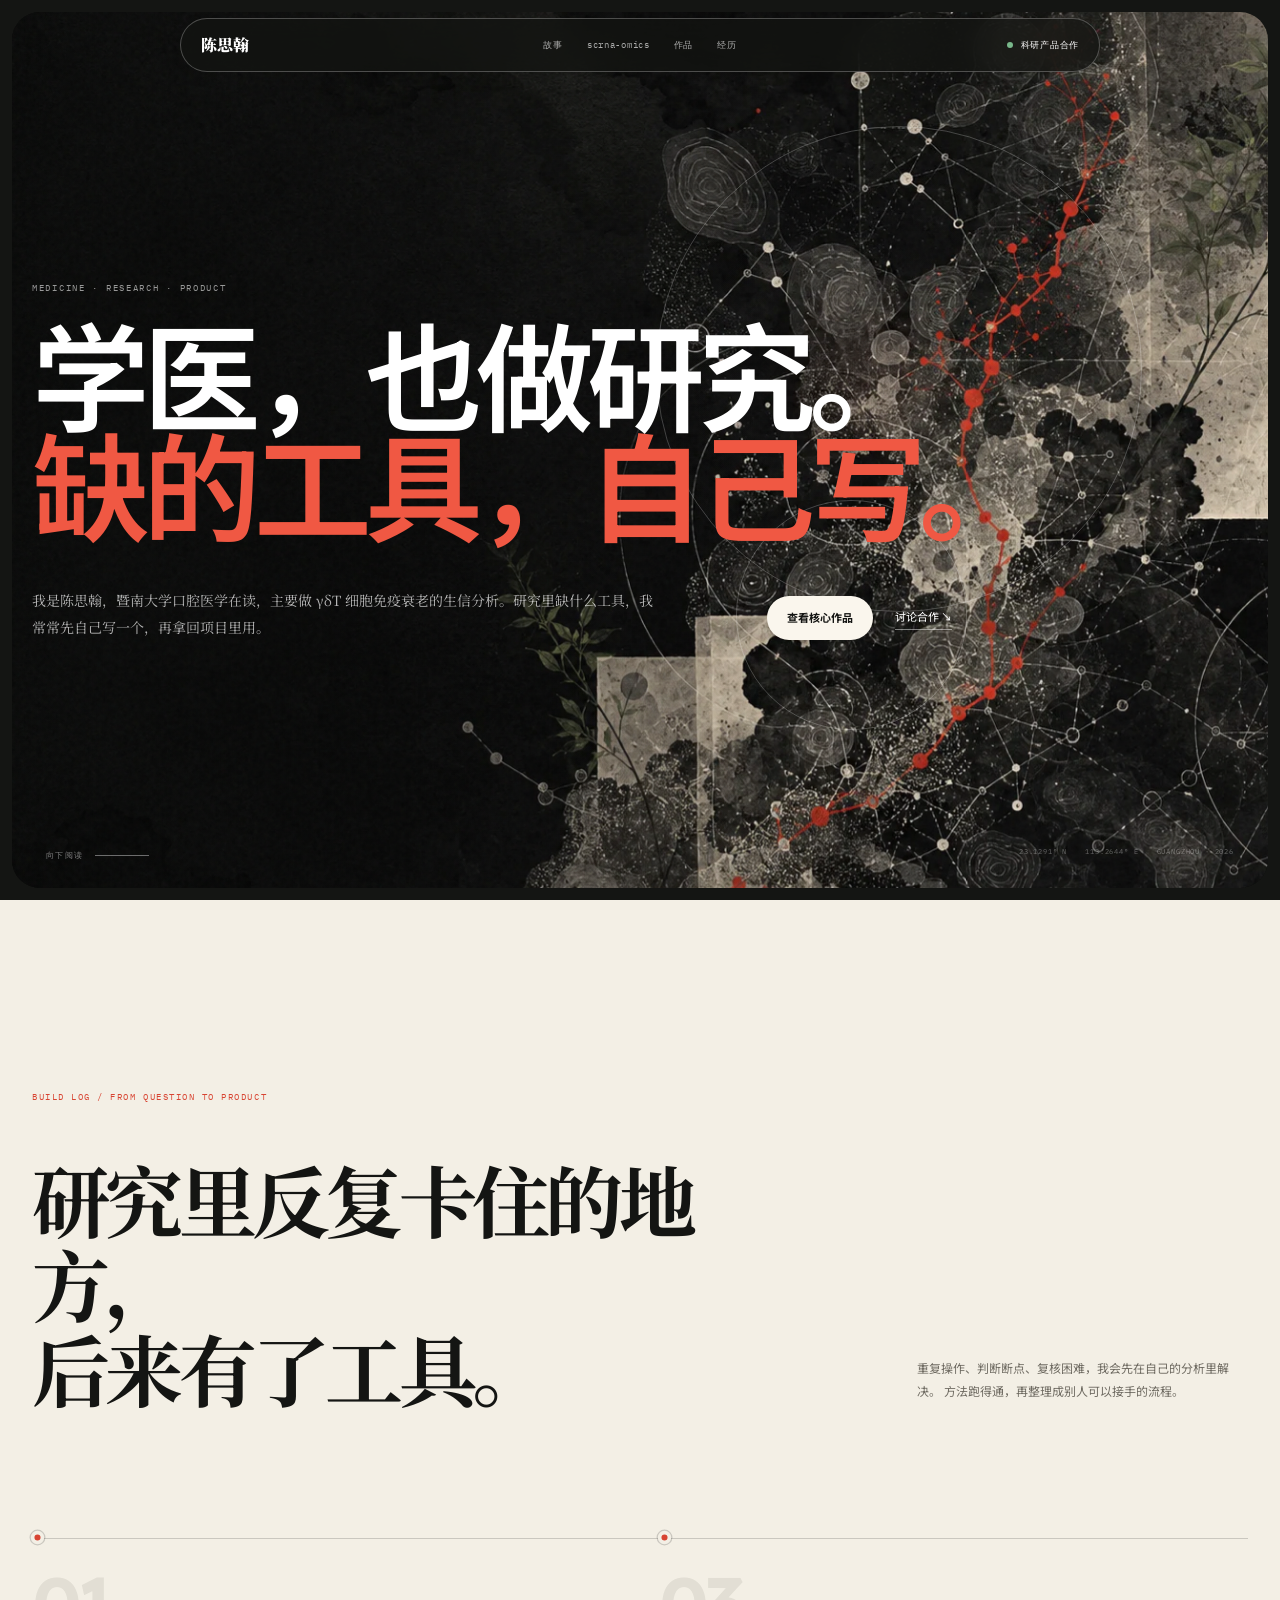
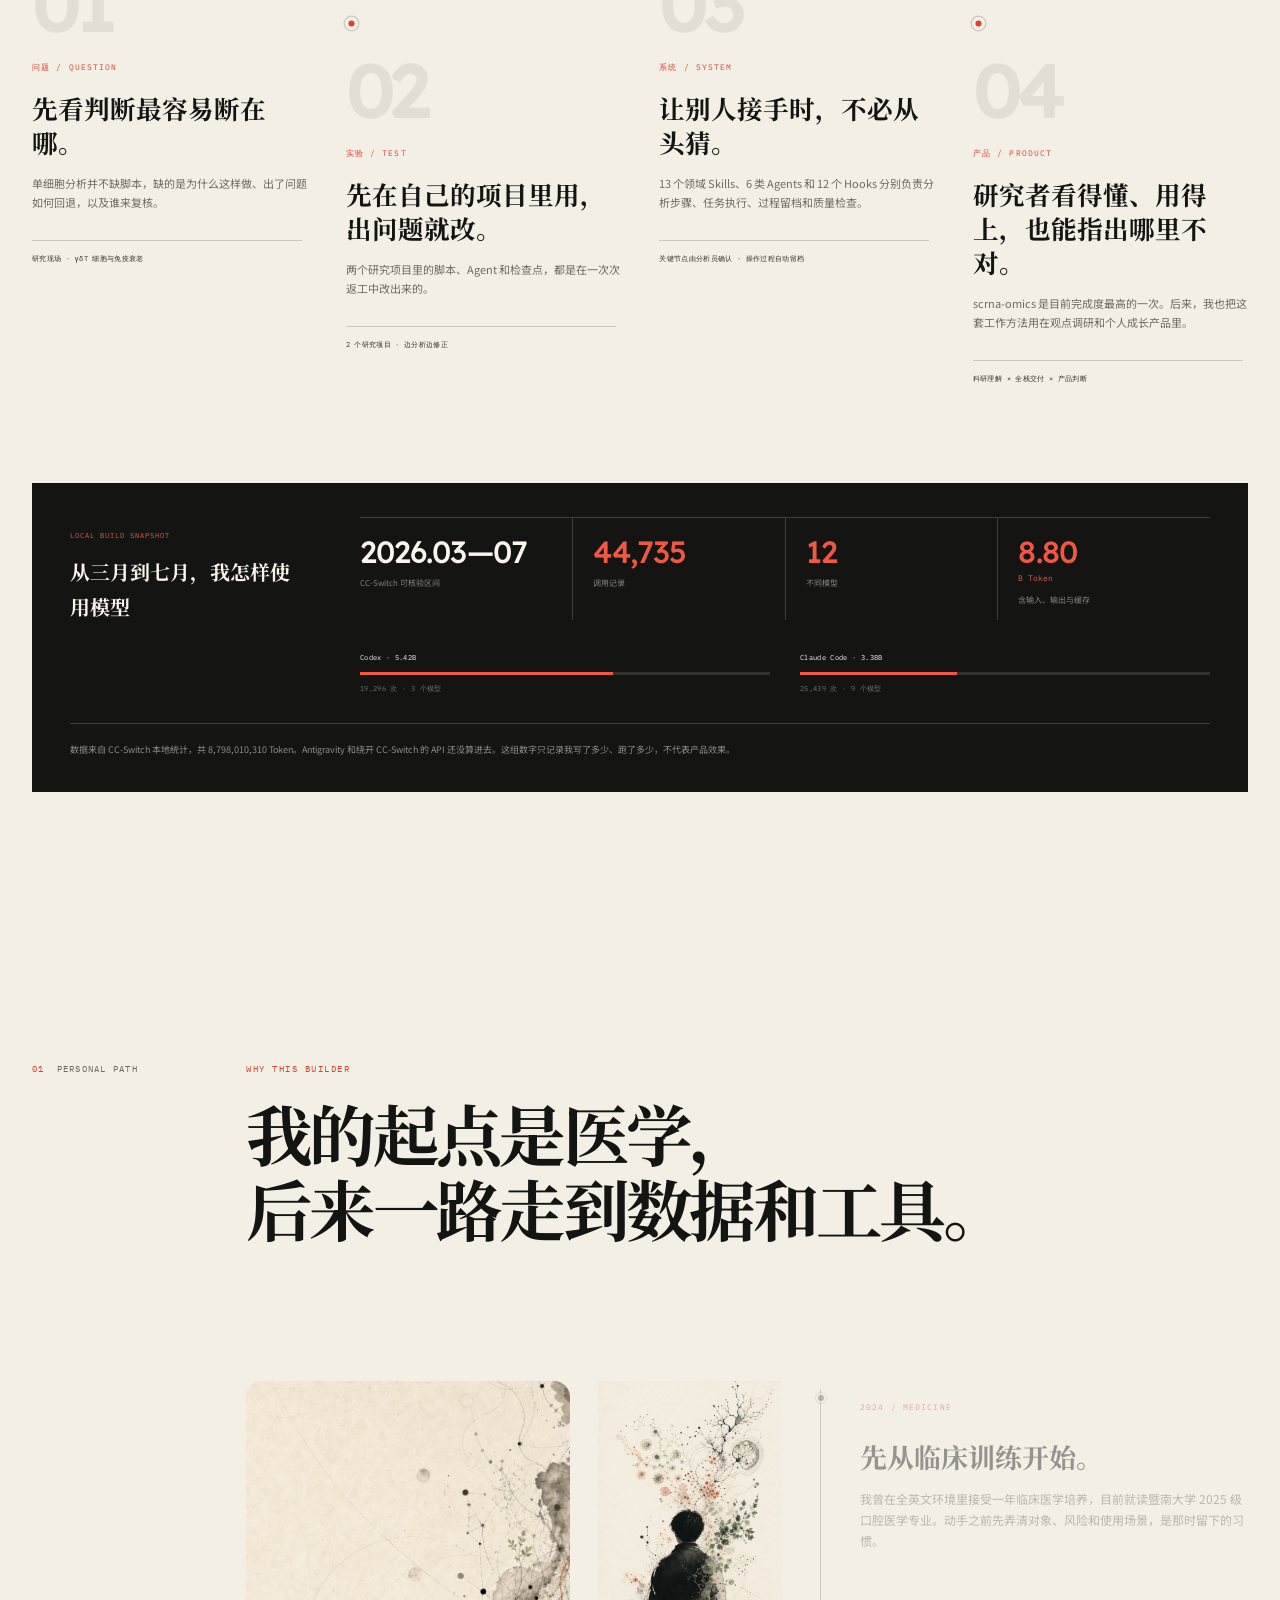
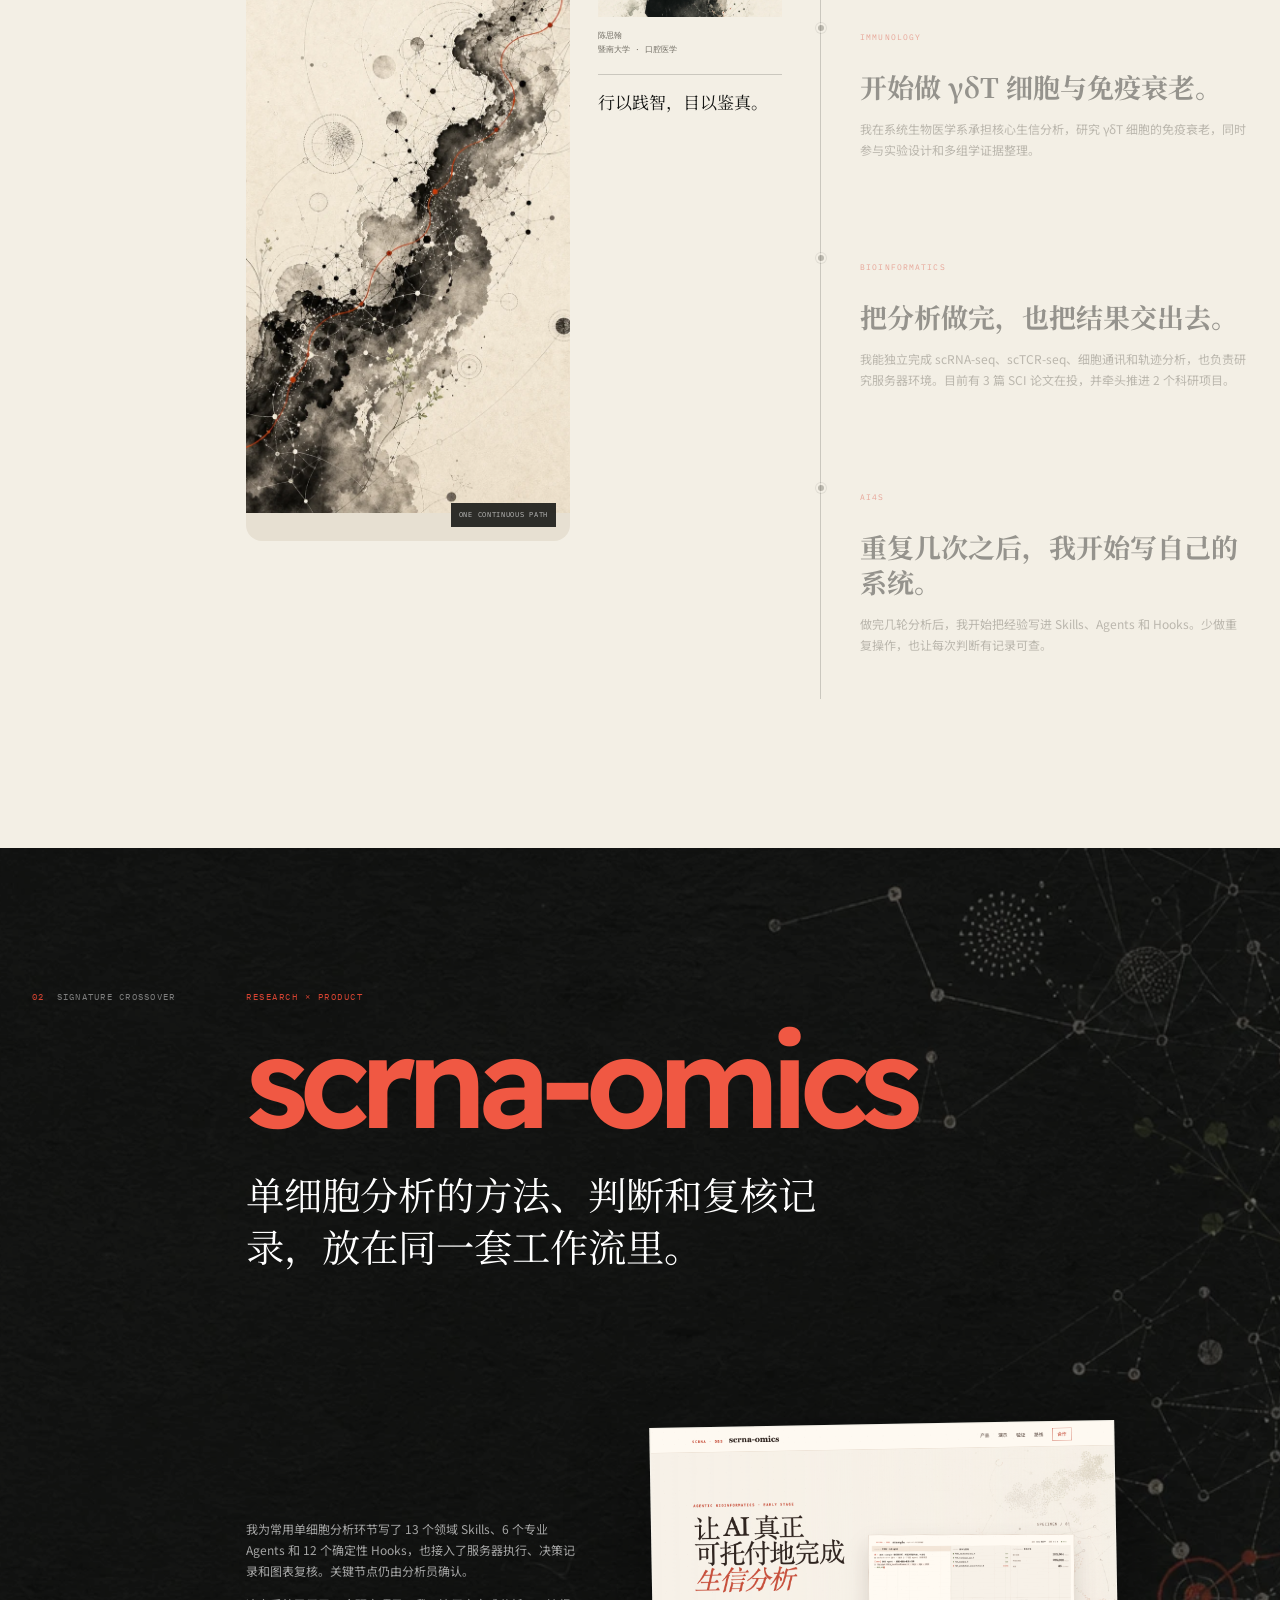
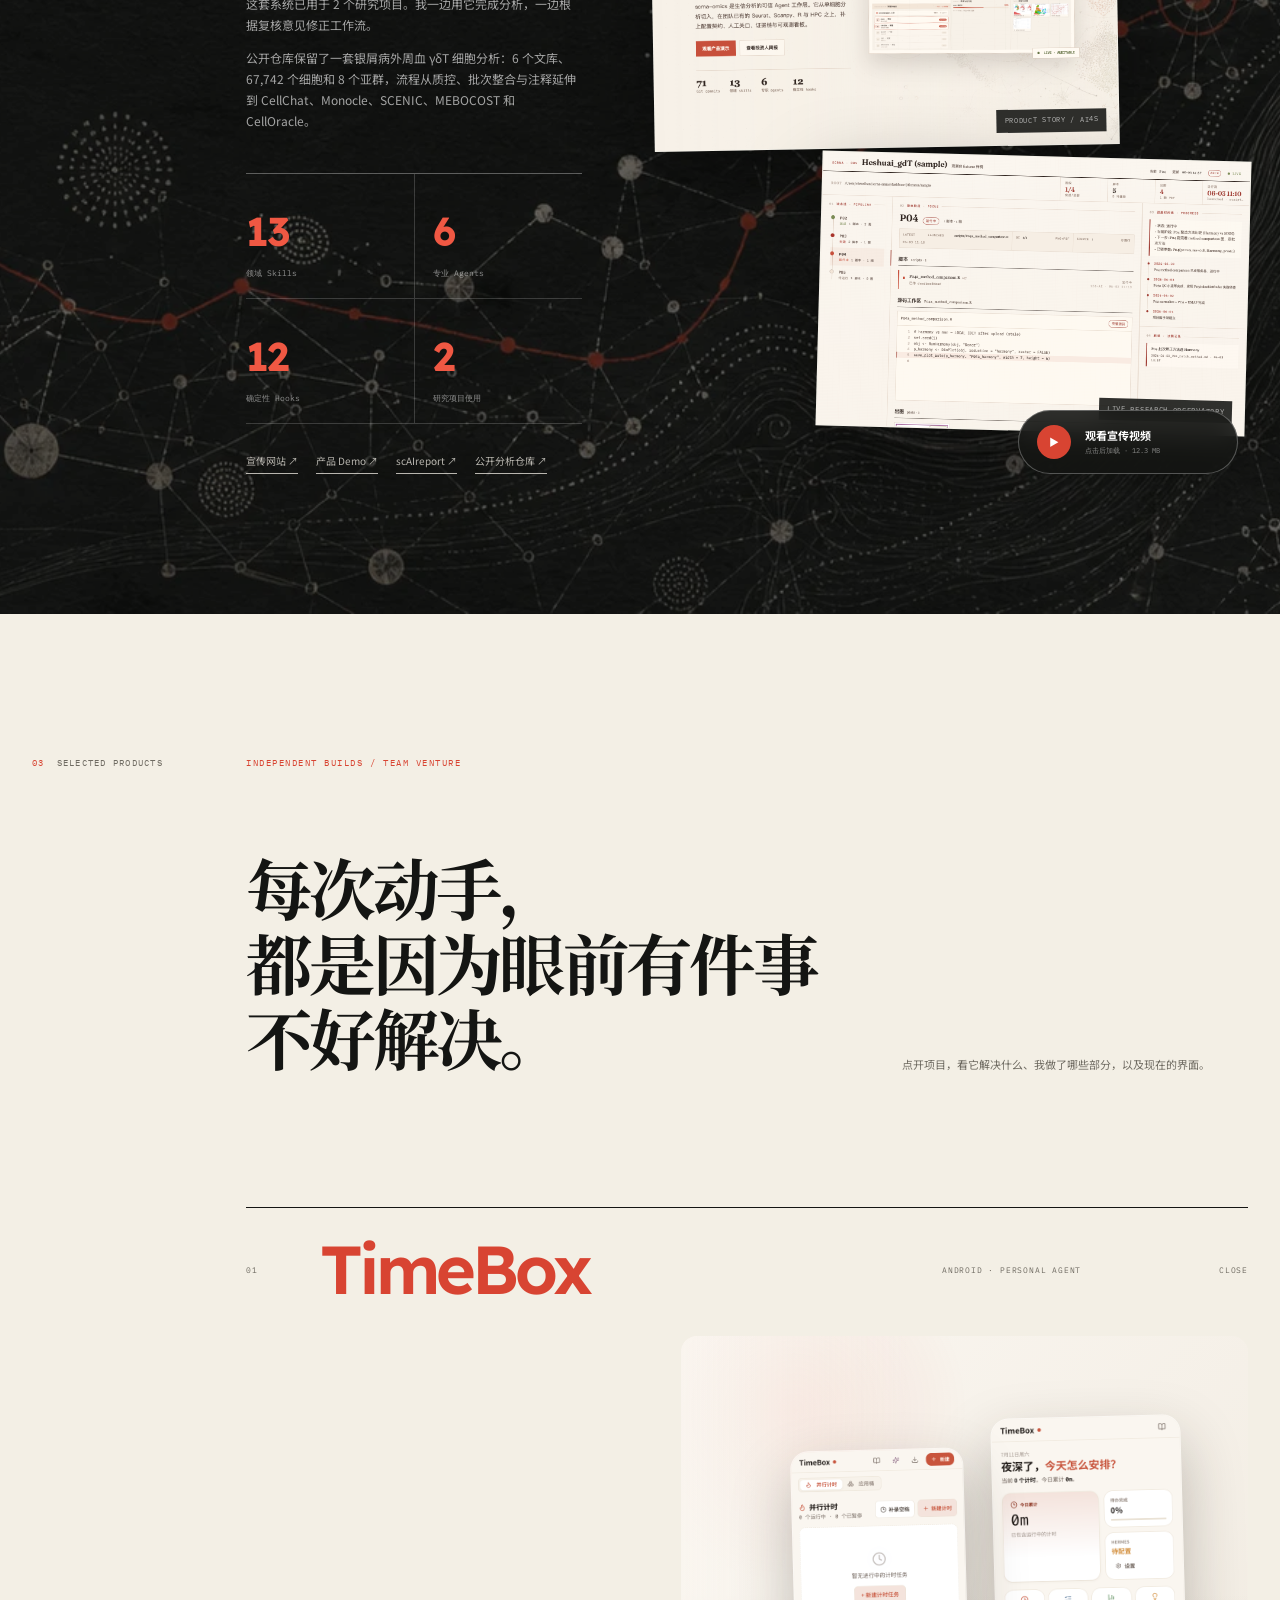
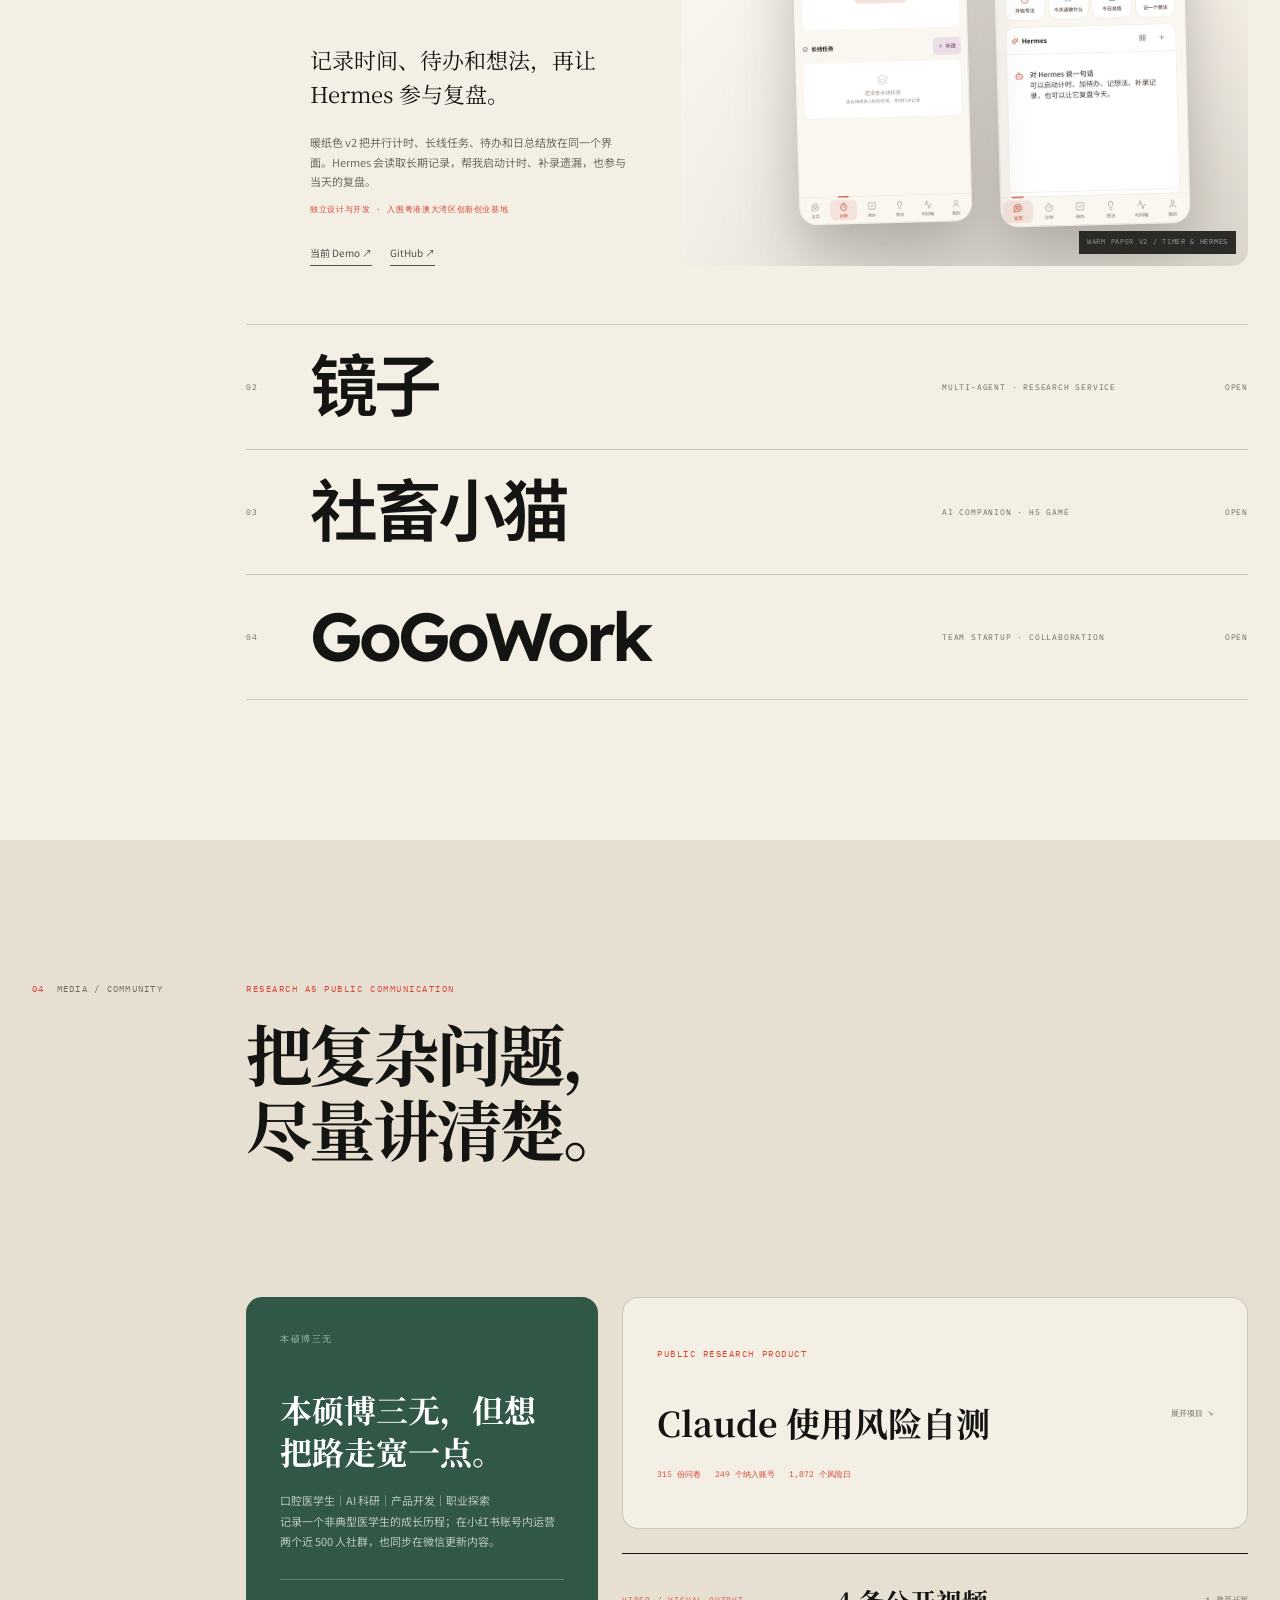
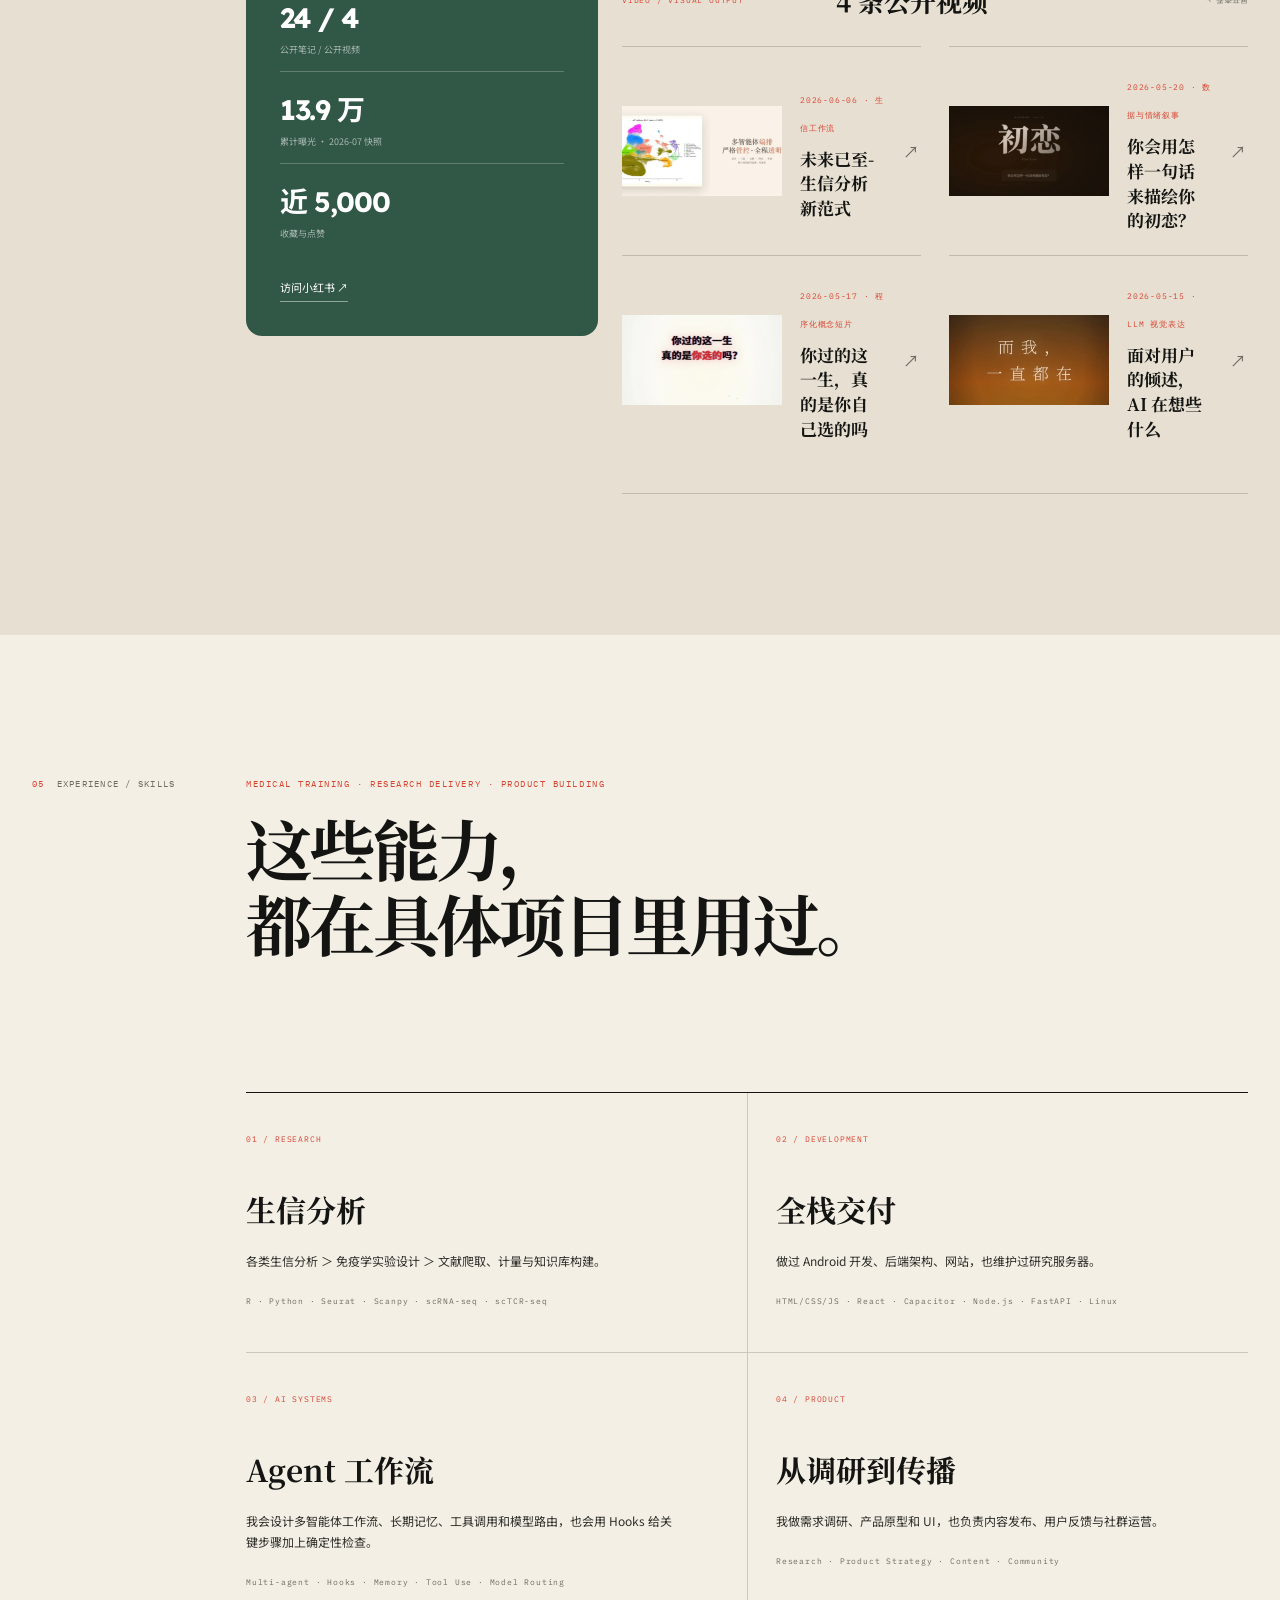
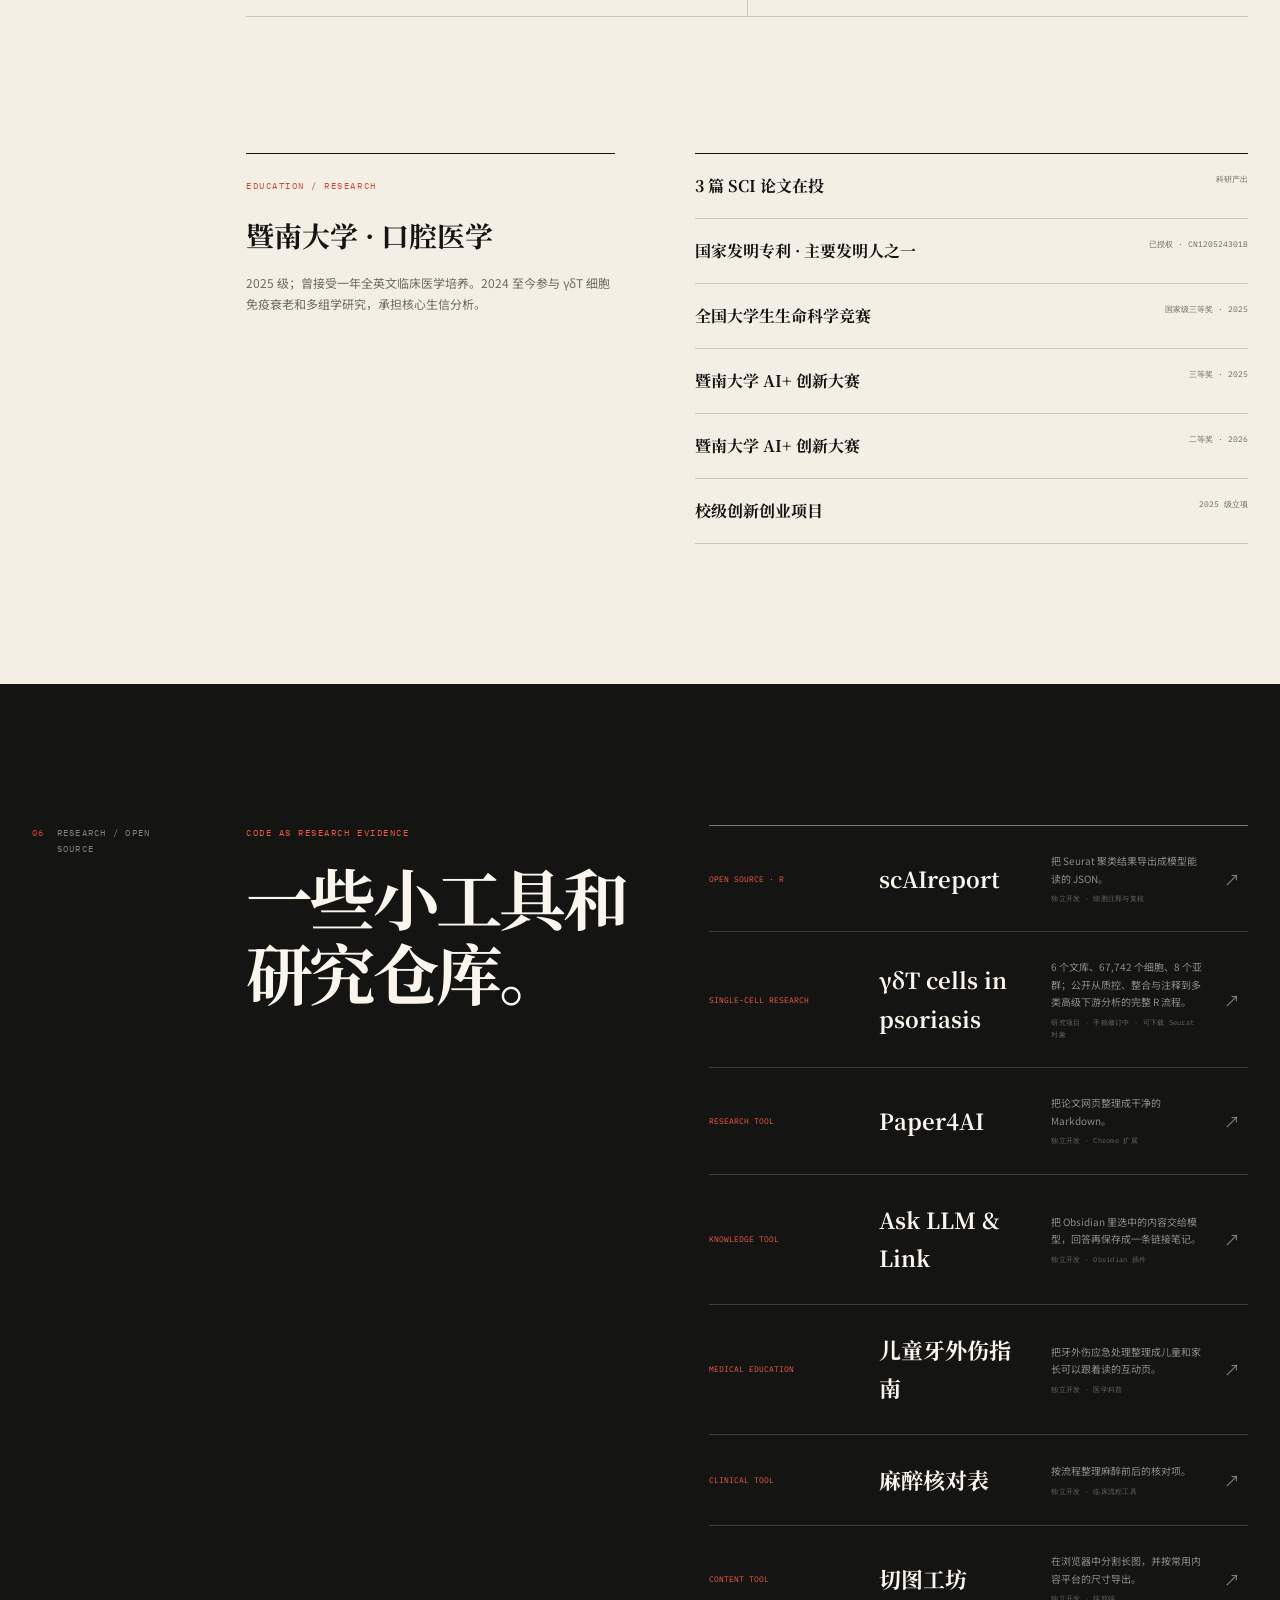
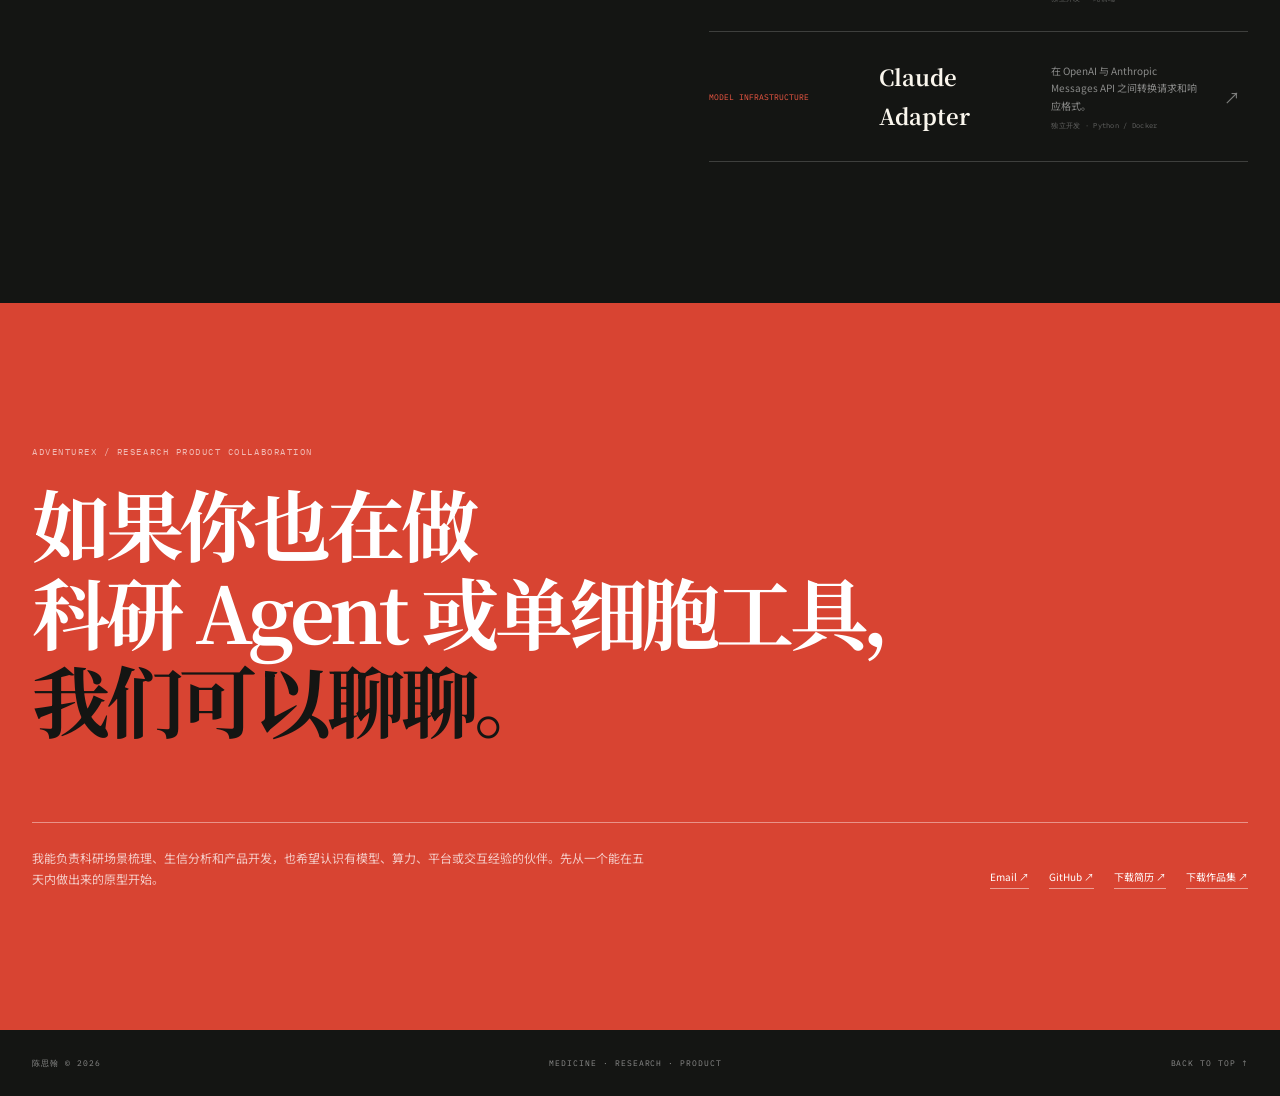
<file: index.html>
<!doctype html>
<html lang="zh-CN">
  <head>
    <meta charset="UTF-8" />
    <meta name="viewport" content="width=device-width, initial-scale=1.0" />
    <meta
      name="description"
      content="陈思翰，暨南大学口腔医学在读，主要做 γδT 细胞免疫衰老的生信分析，同时开发科研 Agent、单细胞分析工具和个人产品。"
    />
    <meta name="theme-color" content="#141513" />
    <title>陈思翰｜医学、生信与科研产品</title>
    <link
      rel="icon"
      href="data:image/svg+xml,<svg xmlns=%22http://www.w3.org/2000/svg%22 viewBox=%220 0 64 64%22><rect width=%2264%22 height=%2264%22 rx=%2214%22 fill=%22%23141513%22/><text x=%2232%22 y=%2243%22 text-anchor=%22middle%22 font-size=%2234%22 fill=%22%23D84432%22>陈</text></svg>"
    />
    <link rel="preconnect" href="https://fonts.googleapis.com" />
    <link rel="preconnect" href="https://fonts.gstatic.com" crossorigin />
    <link
      href="https://fonts.googleapis.com/css2?family=IBM+Plex+Mono:wght@400;500&amp;family=LXGW+WenKai&amp;family=Noto+Sans+SC:wght@400;500;700;900&amp;family=Noto+Serif+SC:wght@600;700;900&amp;family=Readex+Pro:wght@300;400;500;600;700&amp;display=swap"
      rel="stylesheet"
    />
    <link rel="stylesheet" href="styles/tokens.css" />
    <link rel="stylesheet" href="styles/base.css" />
    <link rel="stylesheet" href="styles/hero.css" />
    <link rel="stylesheet" href="styles/builder-motion.css" />
    <link rel="stylesheet" href="styles/story.css" />
    <link rel="stylesheet" href="styles/projects.css" />
    <link rel="stylesheet" href="styles/responsive.css" />
    <link rel="stylesheet" href="styles/print.css" media="print" />
  </head>
  <body>
    <div class="page-progress" aria-hidden="true"></div>

    <header class="site-nav" data-nav>
      <a class="nav-name" href="#top" aria-label="返回首页">陈思翰</a>
      <nav aria-label="主导航">
        <a href="#story">故事</a>
        <a href="#scrna-omics">scrna-omics</a>
        <a href="#work">作品</a>
        <a href="#experience">经历</a>
      </nav>
      <a class="nav-cta" href="#contact"><i></i>科研产品合作</a>
    </header>

    <main id="top">
      <section
        class="hero"
        data-hero
        data-chapter="hero"
        aria-labelledby="hero-title"
      >
        <div class="hero-media" aria-hidden="true">
          <img src="assets/brand/hero-atlas.webp" alt="" fetchpriority="high" />
          <video
            data-hero-video
            muted
            loop
            playsinline
            preload="none"
            poster="assets/brand/hero-atlas.webp"
          >
            <source data-src="assets/brand/hero-loop.webm" type="video/webm" />
            <source data-src="assets/brand/hero-loop.mp4" type="video/mp4" />
          </video>
          <div class="hero-depth hero-depth-one"></div>
          <div class="hero-depth hero-depth-two"></div>
          <div class="hero-grain"></div>
        </div>

        <div class="hero-inner">
          <p class="hero-kicker reveal-line">MEDICINE · RESEARCH · PRODUCT</p>
          <h1 id="hero-title" class="hero-title">
            <span class="reveal-line">学医，也做研究。</span>
            <span class="reveal-line accent-line"
              >缺的工具，<br class="mobile-only" />自己写。</span
            >
          </h1>
          <div class="hero-bottom reveal-line">
            <p>
              我是陈思翰，暨南大学口腔医学在读，主要做 γδT
              细胞免疫衰老的生信分析。研究里缺什么工具，我常常先自己写一个，再拿回项目里用。
            </p>
            <div class="hero-actions">
              <a class="button button-light" href="#scrna-omics" data-magnetic
                >查看核心作品</a
              >
              <a class="text-link" href="#contact" data-magnetic>讨论合作 ↘</a>
            </div>
          </div>
        </div>

        <div class="hero-coordinates" aria-hidden="true">
          <span>23.1291° N</span><span>113.2644° E</span
          ><span>GUANGZHOU · 2026</span>
        </div>
        <a class="scroll-cue" href="#build-path"
          ><span>向下阅读</span><i></i
        ></a>
      </section>

      <section
        class="builder-journey"
        id="build-path"
        data-builder-journey
        data-chapter="builder"
        aria-labelledby="builder-title"
      >
        <div class="builder-intro">
          <p class="eyebrow">BUILD LOG / FROM QUESTION TO PRODUCT</p>
          <h2 id="builder-title">研究里反复卡住的地方，<br />后来有了工具。</h2>
          <p>
            重复操作、判断断点、复核困难，我会先在自己的分析里解决。
            方法跑得通，再整理成别人可以接手的流程。
          </p>
        </div>

        <div class="builder-path" aria-label="从科研问题到产品的四步构建路径">
          <div class="builder-path-line" aria-hidden="true">
            <i data-builder-progress></i>
          </div>
          <article data-builder-step>
            <span class="builder-step-number">01</span>
            <p class="builder-step-label">问题 / QUESTION</p>
            <h3>先看判断最容易断在哪。</h3>
            <p>
              单细胞分析并不缺脚本，缺的是为什么这样做、出了问题如何回退，以及谁来复核。
            </p>
            <small>研究现场 · γδT 细胞与免疫衰老</small>
          </article>
          <article data-builder-step>
            <span class="builder-step-number">02</span>
            <p class="builder-step-label">实验 / TEST</p>
            <h3>先在自己的项目里用，出问题就改。</h3>
            <p>
              两个研究项目里的脚本、Agent 和检查点，都是在一次次返工中改出来的。
            </p>
            <small>2 个研究项目 · 边分析边修正</small>
          </article>
          <article data-builder-step>
            <span class="builder-step-number">03</span>
            <p class="builder-step-label">系统 / SYSTEM</p>
            <h3>让别人接手时，不必从头猜。</h3>
            <p>
              13 个领域 Skills、6 类 Agents 和 12 个 Hooks
              分别负责分析步骤、任务执行、过程留档和质量检查。
            </p>
            <small>关键节点由分析员确认 · 操作过程自动留档</small>
          </article>
          <article data-builder-step>
            <span class="builder-step-number">04</span>
            <p class="builder-step-label">产品 / PRODUCT</p>
            <h3>研究者看得懂、用得上，也能指出哪里不对。</h3>
            <p>
              scrna-omics
              是目前完成度最高的一次。后来，我也把这套工作方法用在观点调研和个人成长产品里。
            </p>
            <small>科研理解 × 全栈交付 × 产品判断</small>
          </article>
        </div>

        <aside class="builder-evidence" aria-label="长期构建投入快照">
          <div class="builder-evidence-heading">
            <span>LOCAL BUILD SNAPSHOT</span>
            <h3>从三月到七月，我怎样使用模型</h3>
          </div>
          <div class="builder-evidence-metrics">
            <div>
              <b>2026.03—07</b>
              <span>CC-Switch 可核验区间</span>
            </div>
            <div>
              <b data-count-value="44735">44,735</b>
              <span>调用记录</span>
            </div>
            <div>
              <b data-count-value="12">12</b>
              <span>不同模型</span>
            </div>
            <div>
              <b data-count-value="8.8" data-count-decimals="2">8.80</b
              ><i>B Token</i>
              <span>含输入、输出与缓存</span>
            </div>
          </div>
          <div
            class="builder-model-split"
            aria-label="按工作流统计的 Token 分布"
          >
            <div>
              <span>Codex · 5.42B</span><i><b style="--share: 61.6%"></b></i
              ><small>19,296 次 · 3 个模型</small>
            </div>
            <div>
              <span>Claude Code · 3.38B</span
              ><i><b style="--share: 38.4%"></b></i
              ><small>25,439 次 · 9 个模型</small>
            </div>
          </div>
          <p class="builder-evidence-note">
            数据来自 CC-Switch 本地统计，共 8,798,010,310 Token。Antigravity
            和绕开 CC-Switch 的 API
            还没算进去。这组数字只记录我写了多少、跑了多少，不代表产品效果。
          </p>
        </aside>
      </section>

      <section
        class="story"
        id="story"
        data-chapter="story"
        aria-labelledby="story-title"
      >
        <div class="section-index">
          <span>01</span>
          <p>PERSONAL PATH</p>
        </div>
        <div class="story-heading">
          <p class="eyebrow">WHY THIS BUILDER</p>
          <h2 id="story-title">
            我的起点是医学，<br />后来一路走到数据和工具。
          </h2>
        </div>

        <div class="story-grid">
          <div class="story-art" data-parallax="0.5">
            <img
              src="assets/brand/story-path.webp"
              alt="抽象水墨与科研轨迹交织的成长路径"
              loading="lazy"
            />
            <span>ONE CONTINUOUS PATH</span>
          </div>

          <div class="story-portrait">
            <img
              src="assets/brand/builder-silhouette.webp"
              alt="抽象人物剪影与生命科学网络"
              loading="lazy"
            />
            <p>陈思翰<br />暨南大学 · 口腔医学</p>
            <blockquote>行以践智，目以鉴真。</blockquote>
          </div>

          <div class="story-timeline" data-path-root>
            <div class="timeline-line" aria-hidden="true">
              <i data-path-progress></i>
            </div>
            <article data-story-step>
              <span>2024 / MEDICINE</span>
              <h3>先从临床训练开始。</h3>
              <p>
                我曾在全英文环境里接受一年临床医学培养，目前就读暨南大学 2025
                级口腔医学专业。动手之前先弄清对象、风险和使用场景，是那时留下的习惯。
              </p>
            </article>
            <article data-story-step>
              <span>IMMUNOLOGY</span>
              <h3>开始做 γδT 细胞与免疫衰老。</h3>
              <p>
                我在系统生物医学系承担核心生信分析，研究 γδT
                细胞的免疫衰老，同时参与实验设计和多组学证据整理。
              </p>
            </article>
            <article data-story-step>
              <span>BIOINFORMATICS</span>
              <h3>把分析做完，也把结果交出去。</h3>
              <p>
                我能独立完成
                scRNA-seq、scTCR-seq、细胞通讯和轨迹分析，也负责研究服务器环境。目前有
                3 篇 SCI 论文在投，并牵头推进 2 个科研项目。
              </p>
            </article>
            <article data-story-step>
              <span>AI4S</span>
              <h3>重复几次之后，我开始写自己的系统。</h3>
              <p>
                做完几轮分析后，我开始把经验写进 Skills、Agents 和
                Hooks。少做重复操作，也让每次判断有记录可查。
              </p>
            </article>
          </div>
        </div>
      </section>

      <section
        class="scrna-feature dark-section"
        id="scrna-omics"
        data-chapter="scrna"
        aria-labelledby="scrna-title"
      >
        <div class="scrna-background" aria-hidden="true">
          <img src="assets/brand/research-network.webp" alt="" loading="lazy" />
        </div>
        <div class="section-index light">
          <span>02</span>
          <p>SIGNATURE CROSSOVER</p>
        </div>

        <div class="scrna-intro">
          <p class="eyebrow">RESEARCH × PRODUCT</p>
          <h2 id="scrna-title">scrna-omics</h2>
          <p class="scrna-thesis">
            单细胞分析的方法、判断和复核记录，放在同一套工作流里。
          </p>
        </div>

        <div class="scrna-evidence">
          <div class="scrna-copy">
            <p>
              我为常用单细胞分析环节写了 13 个领域 Skills、6 个专业 Agents 和 12
              个确定性
              Hooks，也接入了服务器执行、决策记录和图表复核。关键节点仍由分析员确认。
            </p>
            <p>
              这套系统已用于 2
              个研究项目。我一边用它完成分析，一边根据复核意见修正工作流。
            </p>
            <p>
              公开仓库保留了一套银屑病外周血 γδT 细胞分析：6 个文库、67,742
              个细胞和 8 个亚群，流程从质控、批次整合与注释延伸到
              CellChat、Monocle、SCENIC、MEBOCOST 和 CellOracle。
            </p>
            <div class="metric-grid">
              <div><b>13</b><span>领域 Skills</span></div>
              <div><b>6</b><span>专业 Agents</span></div>
              <div><b>12</b><span>确定性 Hooks</span></div>
              <div><b>2</b><span>研究项目使用</span></div>
            </div>
            <div class="link-row">
              <a
                href="https://scrna-omics.bsbsanwu.xyz/"
                target="_blank"
                rel="noreferrer"
                >宣传网站 ↗</a
              >
              <a
                href="https://github.com/cshinjnu-eng/scrna-omics-investor-demo"
                target="_blank"
                rel="noreferrer"
                >产品 Demo ↗</a
              >
              <a
                href="https://github.com/cshinjnu-eng/scAIreport"
                target="_blank"
                rel="noreferrer"
                >scAIreport ↗</a
              >
              <a
                href="https://github.com/cshinjnu-eng/scRNA-seq-gdT-psoriasis"
                target="_blank"
                rel="noreferrer"
                >公开分析仓库 ↗</a
              >
            </div>
          </div>

          <div class="scrna-media-stack">
            <figure class="product-window hero-window">
              <img
                src="assets/projects/scrna-hero.png"
                alt="scrna-omics 产品宣传网站"
                loading="lazy"
              />
              <figcaption>PRODUCT STORY / AI4S</figcaption>
            </figure>
            <figure class="product-window dashboard-window">
              <img
                src="assets/projects/scrna-dashboard.png"
                alt="scrna-omics 科研观测台界面"
                loading="lazy"
              />
              <figcaption>LIVE RESEARCH OBSERVATORY</figcaption>
            </figure>
            <button
              class="video-trigger"
              type="button"
              data-video-trigger
              data-video-src="https://scrna-omics.bsbsanwu.xyz/assets/video/scrna-omics-promo.mp4"
              aria-haspopup="dialog"
            >
              <span class="play-icon" aria-hidden="true">▶</span>
              <span
                ><b>观看宣传视频</b><small>点击后加载 · 12.3 MB</small></span
              >
            </button>
          </div>
        </div>
      </section>

      <section
        class="work"
        id="work"
        data-chapter="work"
        aria-labelledby="work-title"
      >
        <div class="section-index">
          <span>03</span>
          <p>SELECTED PRODUCTS</p>
        </div>
        <div class="work-heading">
          <p class="eyebrow">INDEPENDENT BUILDS / TEAM VENTURE</p>
          <h2 id="work-title">每次动手，<br />都是因为眼前有件事不好解决。</h2>
          <p>点开项目，看它解决什么、我做了哪些部分，以及现在的界面。</p>
        </div>

        <div class="project-experience" data-project-experience>
          <div class="project-list">
            <article class="project-item is-open" data-project-item="timebox">
              <button
                class="project-trigger"
                type="button"
                data-project-trigger="timebox"
                aria-expanded="true"
                aria-controls="project-timebox"
              >
                <span>01</span><b>TimeBox</b
                ><small>ANDROID · PERSONAL AGENT</small><i>CLOSE</i>
              </button>
              <div class="project-panel" id="project-timebox">
                <div class="project-copy">
                  <p class="project-lead">
                    记录时间、待办和想法，再让 Hermes 参与复盘。
                  </p>
                  <p>
                    暖纸色 v2
                    把并行计时、长线任务、待办和日总结放在同一个界面。Hermes
                    会读取长期记录，帮我启动计时、补录遗漏，也参与当天的复盘。
                  </p>
                  <p class="role-label">
                    独立设计与开发 · 入围粤港澳大湾区创新创业基地
                  </p>
                  <div class="link-row">
                    <a
                      href="https://timebox-private.bsbsanwu.xyz/"
                      target="_blank"
                      rel="noreferrer"
                      >当前 Demo ↗</a
                    ><a
                      href="https://github.com/cshinjnu-eng/timebox-release"
                      target="_blank"
                      rel="noreferrer"
                      >GitHub ↗</a
                    >
                  </div>
                </div>
                <figure class="project-visual beige-visual">
                  <div class="timebox-phones" aria-label="TimeBox 产品界面">
                    <img
                      src="assets/projects/timebox-timer-v2.png"
                      alt="TimeBox v2 暖纸色并行计时界面"
                      loading="lazy"
                    />
                    <img
                      src="assets/projects/timebox-ai-v2.png"
                      alt="TimeBox v2 Hermes 主页与成长记录界面"
                      loading="lazy"
                    />
                  </div>
                  <figcaption>WARM PAPER V2 / TIMER &amp; HERMES</figcaption>
                </figure>
              </div>
            </article>

            <article class="project-item" data-project-item="mirror">
              <button
                class="project-trigger"
                type="button"
                data-project-trigger="mirror"
                aria-expanded="false"
                aria-controls="project-mirror"
              >
                <span>02</span><b>镜子</b
                ><small>MULTI-AGENT · RESEARCH SERVICE</small><i>OPEN</i>
              </button>
              <div class="project-panel" id="project-mirror" hidden>
                <div class="project-copy">
                  <p class="project-lead">
                    从一句观点，到一份能交出去的调查报告。
                  </p>
                  <p>
                    调研、信源分级、事实核查和报告组装由不同智能体分工完成，最后按固定模板输出。degree
                    报告是一份已经交付的案例。
                  </p>
                  <p class="role-label">
                    独立设计与开发 · 3 套报告系统 · 36 项测试
                  </p>
                  <div class="link-row">
                    <a
                      href="https://mirror-opinion.bsbsanwu.xyz/r/degree/"
                      target="_blank"
                      rel="noreferrer"
                      >代表报告 ↗</a
                    ><a
                      href="https://mirror-opinion.bsbsanwu.xyz/"
                      target="_blank"
                      rel="noreferrer"
                      >访问产品 ↗</a
                    >
                  </div>
                </div>
                <figure class="project-visual collage-visual">
                  <img
                    src="assets/projects/mirror-home.png"
                    alt="镜子首页"
                    loading="lazy"
                  /><img
                    src="assets/projects/mirror-degree.png"
                    alt="镜子 degree 观点调查报告"
                    loading="lazy"
                  />
                  <figcaption>SERVICE HOME / DEGREE REPORT</figcaption>
                </figure>
              </div>
            </article>

            <article class="project-item" data-project-item="worker-cat">
              <button
                class="project-trigger"
                type="button"
                data-project-trigger="worker-cat"
                aria-expanded="false"
                aria-controls="project-worker-cat"
              >
                <span>03</span><b>社畜小猫</b
                ><small>AI COMPANION · H5 GAME</small><i>OPEN</i>
              </button>
              <div class="project-panel" id="project-worker-cat" hidden>
                <div class="project-copy">
                  <p class="project-lead">
                    有动作、状态、长期记忆，也会主动写信的 AI 桌宠。
                  </p>
                  <p>
                    我把逐帧动画接到 AI
                    的动作决策上，又加入长期记忆、工具调用、模型接入和主动信件。
                  </p>
                  <p class="role-label">
                    独立设计与开发 · FastAPI · SQLite FTS5
                  </p>
                  <div class="link-row">
                    <a
                      href="https://zjc.bsbsanwu.xyz/"
                      target="_blank"
                      rel="noreferrer"
                      >在线体验 ↗</a
                    ><a
                      href="https://github.com/cshinjnu-eng/shechu-xiaomao"
                      target="_blank"
                      rel="noreferrer"
                      >GitHub ↗</a
                    >
                  </div>
                </div>
                <figure class="project-visual cat-visual">
                  <img
                    src="assets/projects/cat-interface.png"
                    alt="社畜小猫 H5 界面"
                    loading="lazy"
                  /><img
                    src="assets/projects/cat-actions.jpg"
                    alt="社畜小猫逐帧动作素材"
                    loading="lazy"
                  />
                  <figcaption>PLAYABLE H5 / FRAME ANIMATION</figcaption>
                </figure>
              </div>
            </article>

            <article class="project-item" data-project-item="gogowork">
              <button
                class="project-trigger"
                type="button"
                data-project-trigger="gogowork"
                aria-expanded="false"
                aria-controls="project-gogowork"
              >
                <span>04</span><b>GoGoWork</b
                ><small>TEAM STARTUP · COLLABORATION</small><i>OPEN</i>
              </button>
              <div class="project-panel" id="project-gogowork" hidden>
                <div class="project-copy">
                  <p class="project-lead">
                    把短期工作拆成可匹配、可验收的协作单元。
                  </p>
                  <p>
                    AI 让 OPC
                    能够独立完成更多工作，但陌生人之间仍然需要匹配、信任和履约规则。我作为创业团队核心成员参与产品开发；新版
                    PC 原型包括任务发布、OPC
                    匹配、资金托管、履约记录、交付验收和争议举证。
                  </p>
                  <p class="role-label">
                    团队项目 · WTeam 展出与 AdventureX 现场宣传筹备中
                  </p>
                  <div class="link-row">
                    <a
                      href="http://123.57.69.101/pc/"
                      target="_blank"
                      rel="noreferrer"
                      >在线 Demo ↗</a
                    ><a
                      href="https://mp.weixin.qq.com/s/SlfiV_kPU5RST9fHOxSfCg"
                      target="_blank"
                      rel="noreferrer"
                      >微信推文 ↗</a
                    >
                  </div>
                </div>
                <figure class="project-visual gogowork-visual">
                  <img
                    src="assets/projects/gogowork-marketplace.png"
                    alt="GoGoWork PC 原型任务市场"
                    loading="lazy"
                  /><img
                    src="assets/projects/gogowork-delivery.png"
                    alt="GoGoWork PC 原型交付与履约详情"
                    loading="lazy"
                  />
                  <figcaption>MARKETPLACE / DELIVERY WORKFLOW</figcaption>
                </figure>
              </div>
            </article>
          </div>

          <div class="cursor-preview" data-cursor-preview aria-hidden="true">
            <img alt="" />
          </div>
        </div>
      </section>

      <section
        class="media-community"
        data-chapter="media"
        aria-labelledby="media-title"
      >
        <div class="section-index">
          <span>04</span>
          <p>MEDIA / COMMUNITY</p>
        </div>
        <div class="media-heading">
          <p class="eyebrow">RESEARCH AS PUBLIC COMMUNICATION</p>
          <h2 id="media-title">把复杂问题，<br />尽量讲清楚。</h2>
        </div>

        <div class="media-layout">
          <article class="media-profile">
            <p class="eyebrow">本硕博三无</p>
            <h3>本硕博三无，但想把路走宽一点。</h3>
            <p class="media-bio">
              口腔医学生｜AI 科研｜产品开发｜职业探索<br />
              记录一个非典型医学生的成长历程；在小红书账号内运营两个近 500
              人社群，也同步在微信更新内容。
            </p>
            <div class="media-numbers">
              <div><b>24 / 4</b><span>公开笔记 / 公开视频</span></div>
              <div><b>13.9 万</b><span>累计曝光 · 2026-07 快照</span></div>
              <div><b>近 5,000</b><span>收藏与点赞</span></div>
            </div>
            <a
              class="text-link dark-link"
              href="https://www.xiaohongshu.com/user/profile/94105594898"
              target="_blank"
              rel="noreferrer"
              >访问小红书 ↗</a
            >
          </article>

          <div class="media-side">
            <details class="risk-case">
              <summary class="risk-summary">
                <p class="eyebrow">PUBLIC RESEARCH PRODUCT</p>
                <h3>Claude 使用风险自测</h3>
                <div class="risk-facts">
                  <span>315 份问卷</span><span>249 个纳入账号</span
                  ><span>1,872 个风险日</span>
                </div>
                <i>展开项目 ↘</i>
              </summary>
              <div class="risk-detail">
                <div class="risk-copy">
                  <p>
                    我收集了 315 份问卷，从中筛出 249
                    个账号进行分析，再将可观察的风险信号整理成在线自测。调查结果和暂时无法确定的原因，会在页面中分开说明。
                  </p>
                  <div class="link-row">
                    <a
                      href="http://claude-risk.bsbsanwu.xyz"
                      target="_blank"
                      rel="noreferrer"
                      >在线自测 ↗</a
                    ><a
                      href="https://github.com/cshinjnu-eng/claude-risk-study"
                      target="_blank"
                      rel="noreferrer"
                      >研究仓库 ↗</a
                    >
                  </div>
                </div>
                <figure>
                  <img
                    src="assets/projects/claude-risk.png"
                    alt="Claude 使用风险自测网站"
                    loading="lazy"
                  />
                </figure>
              </div>
            </details>

            <details class="media-archive" open>
              <summary>
                <span>VIDEO / VISUAL OUTPUT</span>
                <b>4 条公开视频</b>
                <i>展开查看 ↘</i>
              </summary>
              <div class="media-video-grid">
                <a
                  class="media-video-item"
                  data-public-video
                  href="https://www.xiaohongshu.com/explore/6a23b6a7000000003502f93f"
                  target="_blank"
                  rel="noreferrer"
                >
                  <img
                    src="assets/media/xhs-scrna.webp"
                    alt="未来已至-生信分析新范式视频封面"
                    loading="lazy"
                  />
                  <span
                    ><small>2026-06-06 · 生信工作流</small
                    ><b>未来已至-生信分析新范式</b></span
                  >
                  <i>↗</i>
                </a>
                <a
                  class="media-video-item"
                  data-public-video
                  href="https://www.xiaohongshu.com/explore/6a0d05180000000036001c6d"
                  target="_blank"
                  rel="noreferrer"
                >
                  <img
                    src="assets/media/xhs-first-love.webp"
                    alt="你会用怎样一句话来描绘你的初恋视频封面"
                    loading="lazy"
                  />
                  <span
                    ><small>2026-05-20 · 数据与情绪叙事</small
                    ><b>你会用怎样一句话来描绘你的初恋？</b></span
                  >
                  <i>↗</i>
                </a>
                <a
                  class="media-video-item"
                  data-public-video
                  href="https://www.xiaohongshu.com/explore/6a095879000000003501fbf5"
                  target="_blank"
                  rel="noreferrer"
                >
                  <img
                    src="assets/media/xhs-destiny.webp"
                    alt="你过的这一生真的是你自己选的吗视频封面"
                    loading="lazy"
                  />
                  <span
                    ><small>2026-05-17 · 程序化概念短片</small
                    ><b>你过的这一生，真的是你自己选的吗</b></span
                  >
                  <i>↗</i>
                </a>
                <a
                  class="media-video-item"
                  data-public-video
                  href="https://www.xiaohongshu.com/explore/6a06ab44000000003502052f"
                  target="_blank"
                  rel="noreferrer"
                >
                  <img
                    src="assets/media/xhs-llm-story.webp"
                    alt="面对用户的倾述 AI 在想些什么视频封面"
                    loading="lazy"
                  />
                  <span
                    ><small>2026-05-15 · LLM 视觉表达</small
                    ><b>面对用户的倾述，AI 在想些什么</b></span
                  >
                  <i>↗</i>
                </a>
              </div>
            </details>
          </div>
        </div>
      </section>

      <section
        class="experience"
        id="experience"
        data-chapter="experience"
        aria-labelledby="experience-title"
      >
        <div class="experience-atlas" aria-hidden="true">
          <img src="assets/brand/atlas-light.webp" alt="" loading="lazy" />
        </div>
        <div class="section-index">
          <span>05</span>
          <p>EXPERIENCE / SKILLS</p>
        </div>
        <div class="experience-heading">
          <p class="eyebrow">
            MEDICAL TRAINING · RESEARCH DELIVERY · PRODUCT BUILDING
          </p>
          <h2 id="experience-title">这些能力，<br />都在具体项目里用过。</h2>
        </div>

        <div class="skill-ledger">
          <article>
            <span>01 / RESEARCH</span>
            <h3>生信分析</h3>
            <p>
              各类生信分析 ＞ 免疫学实验设计 ＞ 文献爬取、计量与知识库构建。
            </p>
            <small>R · Python · Seurat · Scanpy · scRNA-seq · scTCR-seq</small>
          </article>
          <article>
            <span>02 / DEVELOPMENT</span>
            <h3>全栈交付</h3>
            <p>做过 Android 开发、后端架构、网站，也维护过研究服务器。</p>
            <small
              >HTML/CSS/JS · React · Capacitor · Node.js · FastAPI ·
              Linux</small
            >
          </article>
          <article>
            <span>03 / AI SYSTEMS</span>
            <h3>Agent 工作流</h3>
            <p>
              我会设计多智能体工作流、长期记忆、工具调用和模型路由，也会用 Hooks
              给关键步骤加上确定性检查。
            </p>
            <small
              >Multi-agent · Hooks · Memory · Tool Use · Model Routing</small
            >
          </article>
          <article>
            <span>04 / PRODUCT</span>
            <h3>从调研到传播</h3>
            <p>
              我做需求调研、产品原型和 UI，也负责内容发布、用户反馈与社群运营。
            </p>
            <small>Research · Product Strategy · Content · Community</small>
          </article>
        </div>

        <div class="experience-records">
          <div class="education-block">
            <p class="eyebrow">EDUCATION / RESEARCH</p>
            <h3>暨南大学 · 口腔医学</h3>
            <p>
              2025 级；曾接受一年全英文临床医学培养。2024 至今参与 γδT
              细胞免疫衰老和多组学研究，承担核心生信分析。
            </p>
          </div>
          <div class="honor-list">
            <div><b>3 篇 SCI 论文在投</b><span>科研产出</span></div>
            <div>
              <b>国家发明专利 · 主要发明人之一</b
              ><span>已授权 · CN120524301B</span>
            </div>
            <div>
              <b>全国大学生生命科学竞赛</b><span>国家级三等奖 · 2025</span>
            </div>
            <div><b>暨南大学 AI+ 创新大赛</b><span>三等奖 · 2025</span></div>
            <div><b>暨南大学 AI+ 创新大赛</b><span>二等奖 · 2026</span></div>
            <div><b>校级创新创业项目</b><span>2025 级立项</span></div>
          </div>
        </div>
      </section>

      <section
        class="research-index dark-section"
        aria-labelledby="research-title"
      >
        <div class="section-index light">
          <span>06</span>
          <p>RESEARCH / OPEN SOURCE</p>
        </div>
        <div class="research-heading">
          <p class="eyebrow">CODE AS RESEARCH EVIDENCE</p>
          <h2 id="research-title">一些小工具和研究仓库。</h2>
        </div>
        <div class="research-list">
          <a
            href="https://github.com/cshinjnu-eng/scAIreport"
            target="_blank"
            rel="noreferrer"
            ><span>OPEN SOURCE · R</span><b>scAIreport</b>
            <p>
              把 Seurat 聚类结果导出成模型能读的 JSON。<small
                >独立开发 · 细胞注释与复核</small
              >
            </p>
            <i>↗</i></a
          >
          <a
            href="https://github.com/cshinjnu-eng/scRNA-seq-gdT-psoriasis"
            target="_blank"
            rel="noreferrer"
            ><span>SINGLE-CELL RESEARCH</span><b>γδT cells in psoriasis</b>
            <p>
              6 个文库、67,742 个细胞、8
              个亚群；公开从质控、整合与注释到多类高级下游分析的完整 R
              流程。<small>研究项目 · 手稿修订中 · 可下载 Seurat 对象</small>
            </p>
            <i>↗</i></a
          >
          <a
            href="https://github.com/cshinjnu-eng/paper4ai"
            target="_blank"
            rel="noreferrer"
            ><span>RESEARCH TOOL</span><b>Paper4AI</b>
            <p>
              把论文网页整理成干净的 Markdown。<small
                >独立开发 · Chrome 扩展</small
              >
            </p>
            <i>↗</i></a
          >
          <a
            href="https://github.com/cshinjnu-eng/obsidian-ask-llm-link"
            target="_blank"
            rel="noreferrer"
            ><span>KNOWLEDGE TOOL</span><b>Ask LLM &amp; Link</b>
            <p>
              把 Obsidian 里选中的内容交给模型，回答再保存成一条链接笔记。<small
                >独立开发 · Obsidian 插件</small
              >
            </p>
            <i>↗</i></a
          >
          <a
            href="https://github.com/cshinjnu-eng/dental-trauma-kids-guide"
            target="_blank"
            rel="noreferrer"
          >
            <span>MEDICAL EDUCATION</span><b>儿童牙外伤指南</b>
            <p>
              把牙外伤应急处理整理成儿童和家长可以跟着读的互动页。<small
                >独立开发 · 医学科普</small
              >
            </p>
            <i>↗</i>
          </a>
          <a
            href="https://github.com/cshinjnu-eng/anesthesia-checklist"
            target="_blank"
            rel="noreferrer"
          >
            <span>CLINICAL TOOL</span><b>麻醉核对表</b>
            <p>
              按流程整理麻醉前后的核对项。<small>独立开发 · 临床流程工具</small>
            </p>
            <i>↗</i>
          </a>
          <a
            href="https://github.com/cshinjnu-eng/image-slicer-web"
            target="_blank"
            rel="noreferrer"
          >
            <span>CONTENT TOOL</span><b>切图工坊</b>
            <p>
              在浏览器中分割长图，并按常用内容平台的尺寸导出。<small
                >独立开发 · 纯前端</small
              >
            </p>
            <i>↗</i>
          </a>
          <a
            href="https://github.com/cshinjnu-eng/claude-adapter"
            target="_blank"
            rel="noreferrer"
          >
            <span>MODEL INFRASTRUCTURE</span><b>Claude Adapter</b>
            <p>
              在 OpenAI 与 Anthropic Messages API 之间转换请求和响应格式。<small
                >独立开发 · Python / Docker</small
              >
            </p>
            <i>↗</i>
          </a>
        </div>
      </section>

      <section
        class="contact"
        id="contact"
        data-chapter="contact"
        aria-labelledby="contact-title"
      >
        <p class="eyebrow">ADVENTUREX / RESEARCH PRODUCT COLLABORATION</p>
        <h2 id="contact-title">
          如果你也在做<br />科研 Agent 或单细胞工具，<br /><span
            >我们可以聊聊。</span
          >
        </h2>
        <div class="contact-bottom">
          <p>
            我能负责科研场景梳理、生信分析和产品开发，也希望认识有模型、算力、平台或交互经验的伙伴。先从一个能在五天内做出来的原型开始。
          </p>
          <div>
            <a href="mailto:2683973782@qq.com">Email ↗</a
            ><a
              href="https://github.com/cshinjnu-eng/"
              target="_blank"
              rel="noreferrer"
              >GitHub ↗</a
            ><a href="output/pdf/陈思翰_AdventureX_正式简历.pdf" target="_blank"
              >下载简历 ↗</a
            ><a
              href="output/pdf/陈思翰_AdventureX_个人作品集.pdf"
              target="_blank"
              >下载作品集 ↗</a
            >
          </div>
        </div>
      </section>
    </main>

    <footer>
      <span>陈思翰 © 2026</span><span>MEDICINE · RESEARCH · PRODUCT</span
      ><a href="#top">BACK TO TOP ↑</a>
    </footer>

    <dialog
      class="media-dialog"
      data-media-dialog
      aria-label="scrna-omics 宣传视频"
    >
      <div class="media-dialog-bar">
        <span>SCRNA-OMICS / PROMO FILM</span
        ><button type="button" data-video-close aria-label="关闭视频">
          关闭 ×
        </button>
      </div>
      <video
        controls
        playsinline
        preload="none"
        poster="assets/projects/scrna-hero.png"
      ></video>
    </dialog>

    <script src="data/projects.js"></script>
    <script src="scripts/hero-motion.js"></script>
    <script src="scripts/builder-motion.js"></script>
    <script src="scripts/scroll-story.js"></script>
    <script src="scripts/project-experience.js"></script>
    <script src="scripts/media-dialog.js"></script>
    <script src="app.js"></script>
  </body>
</html>
</file>
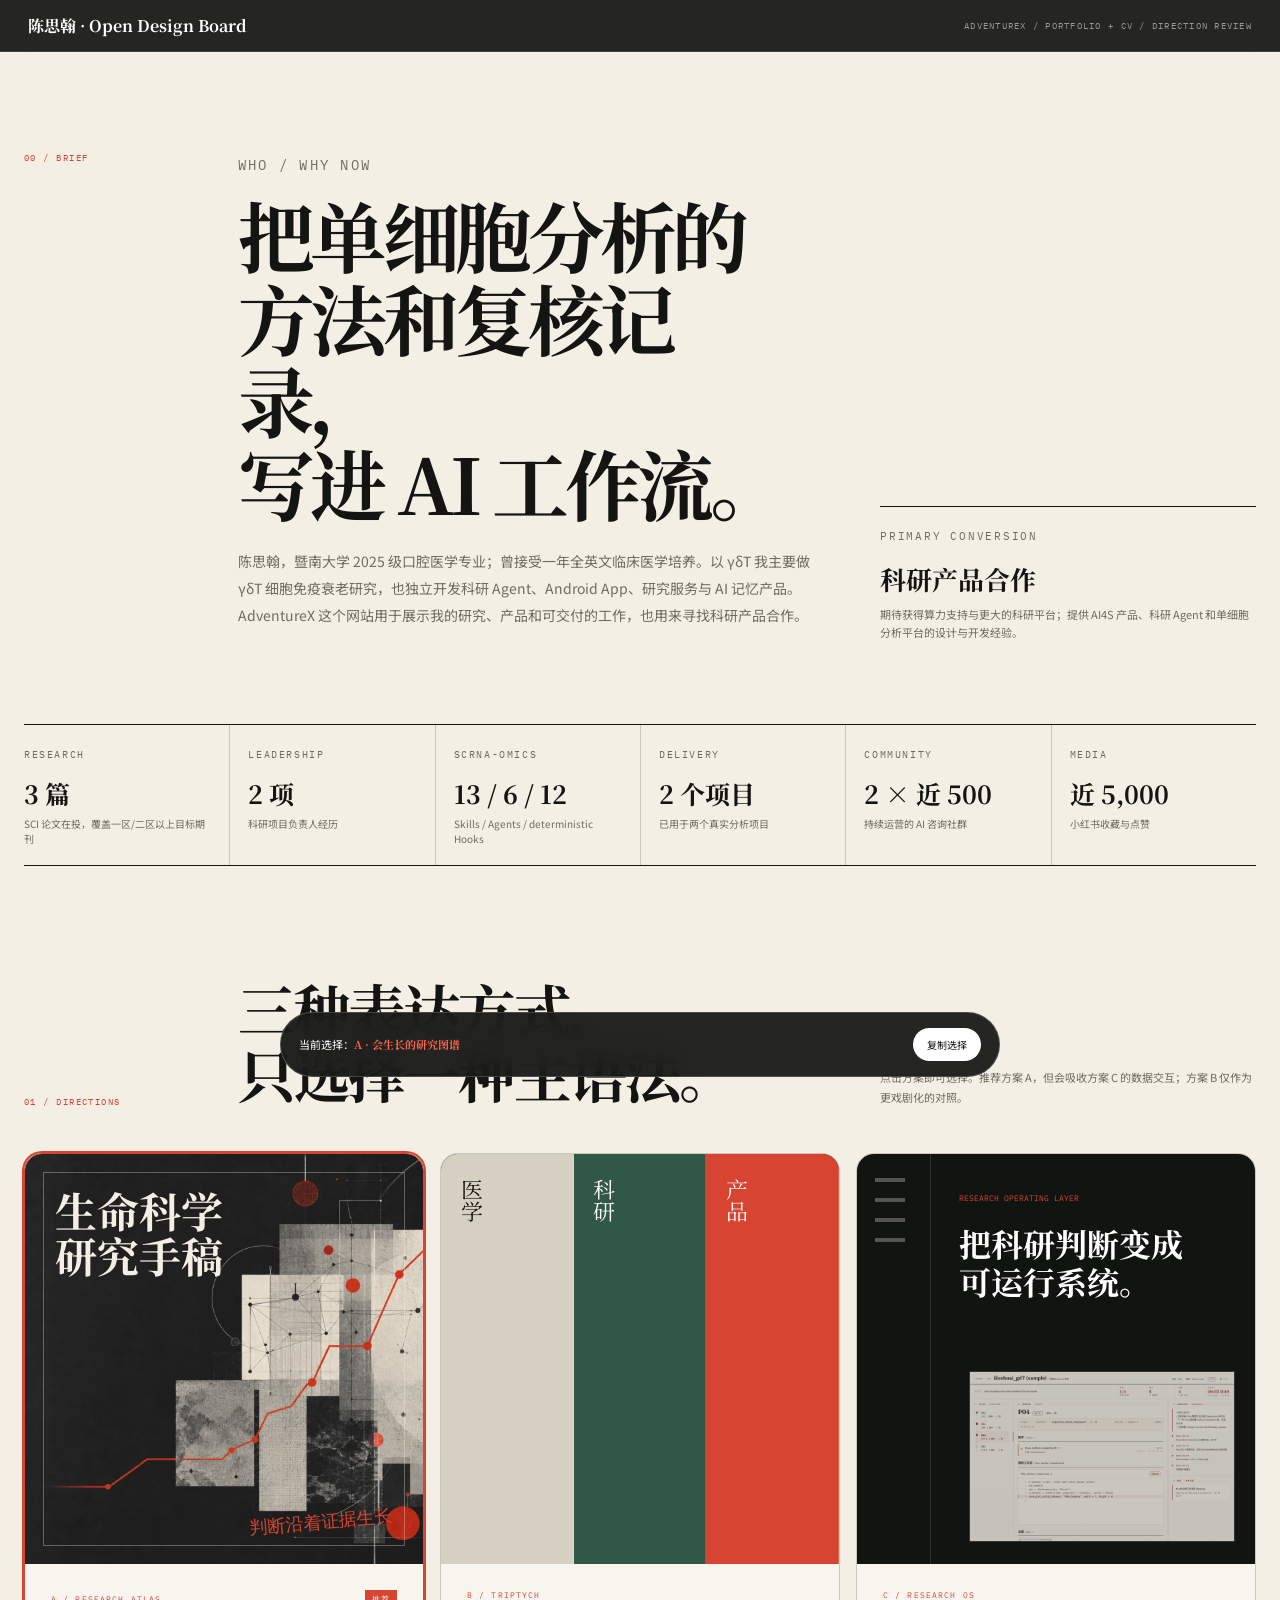
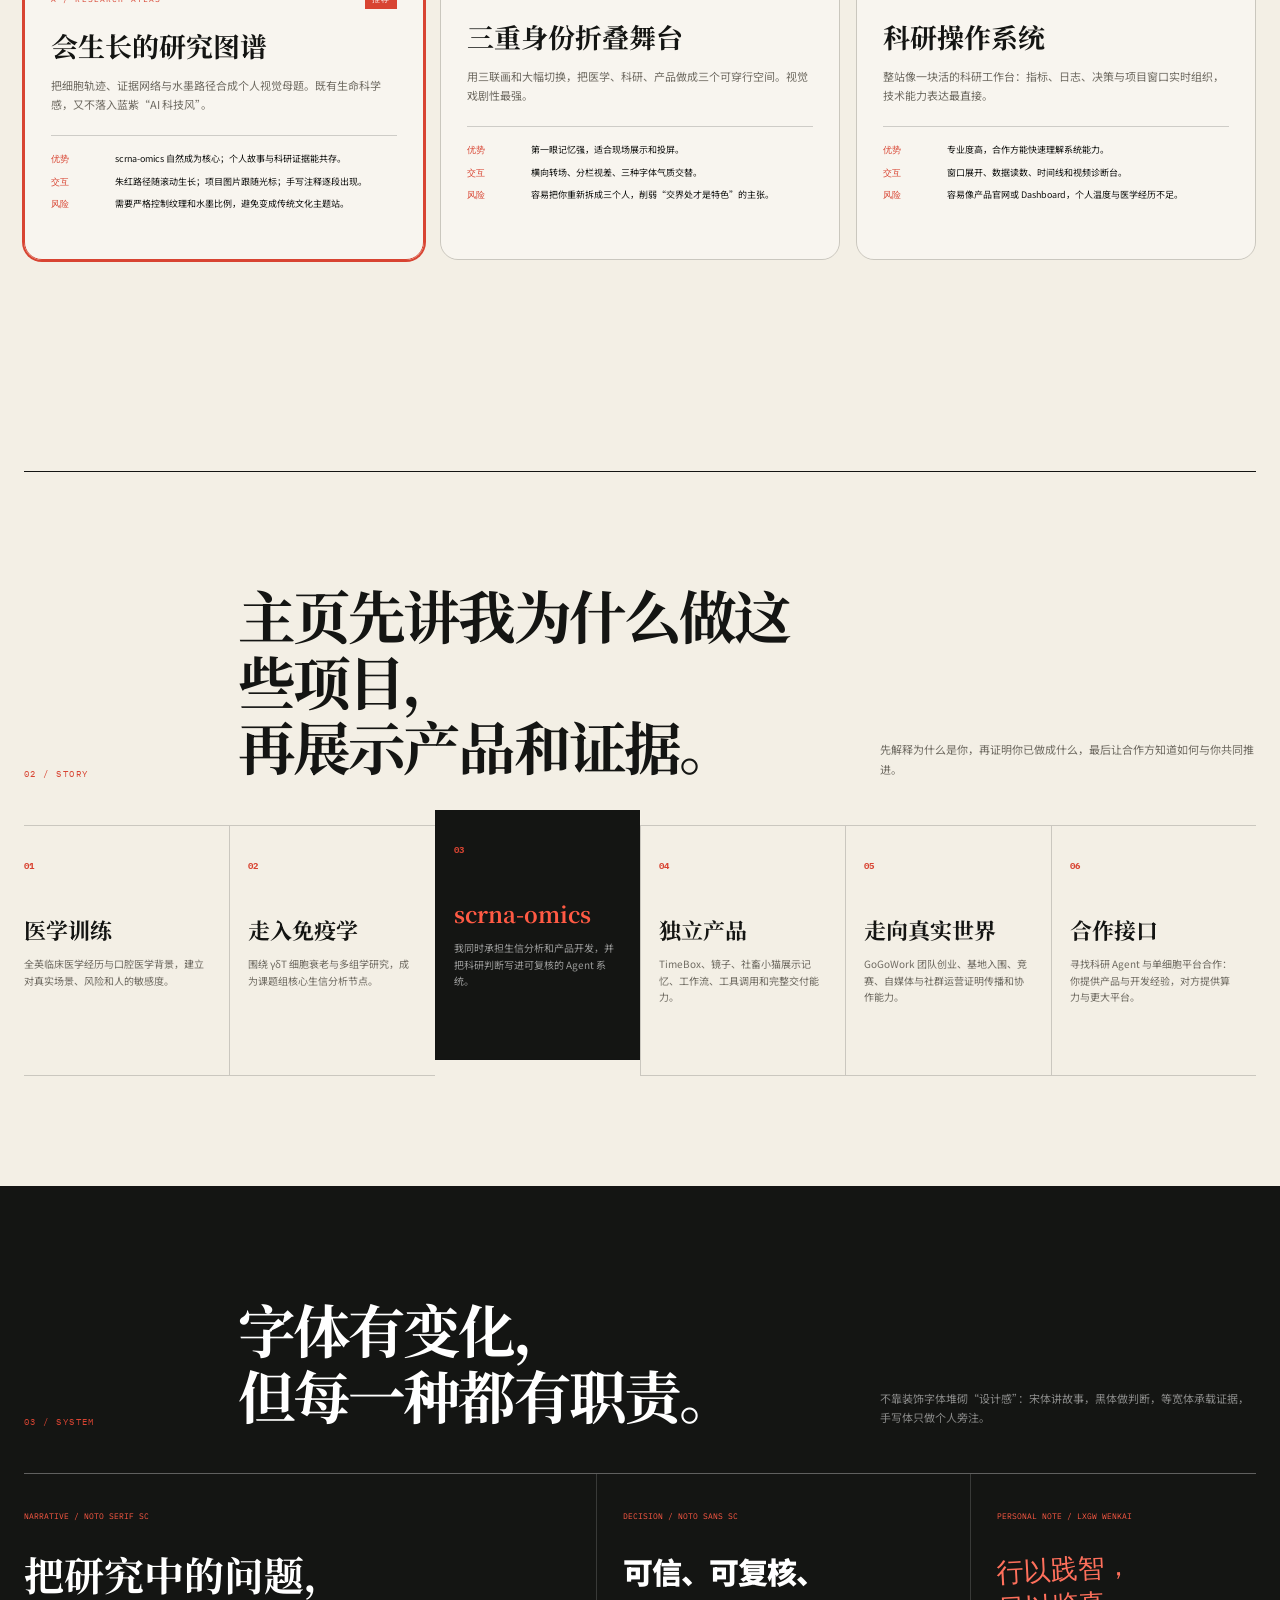
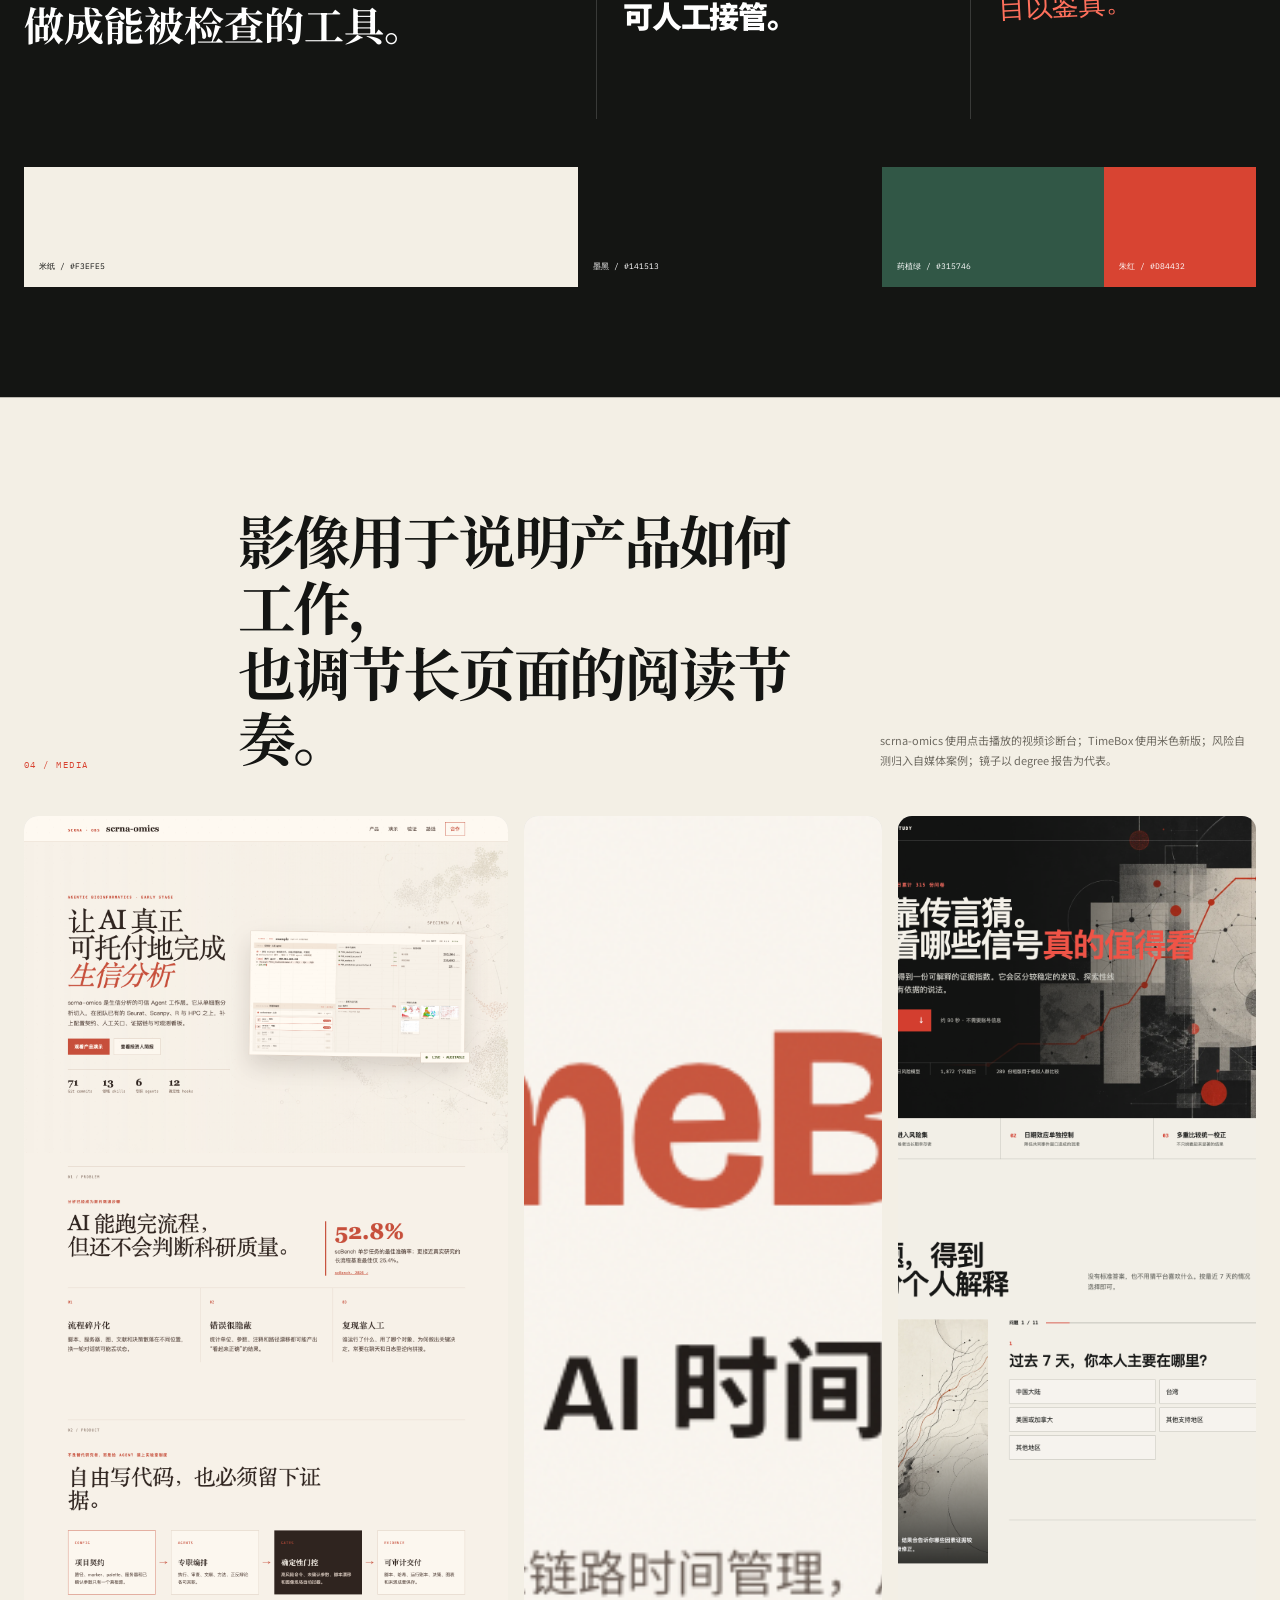
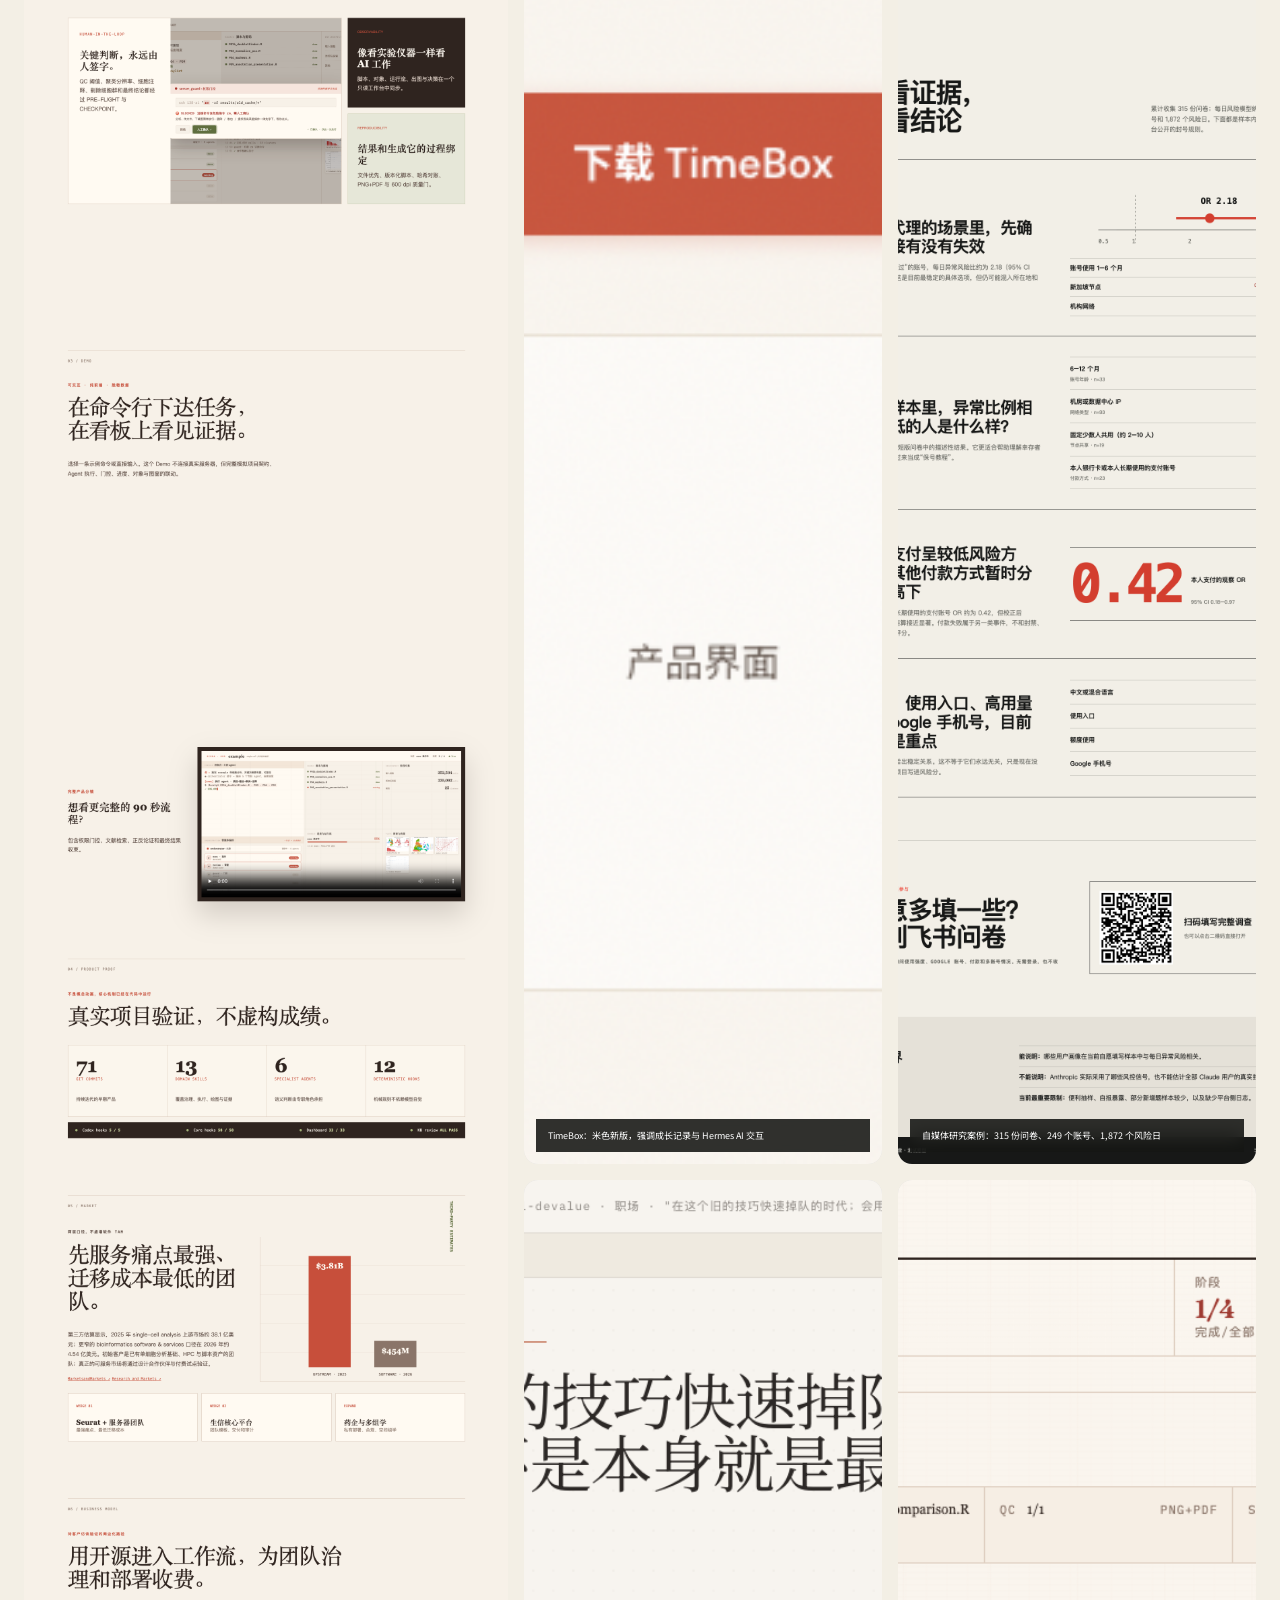
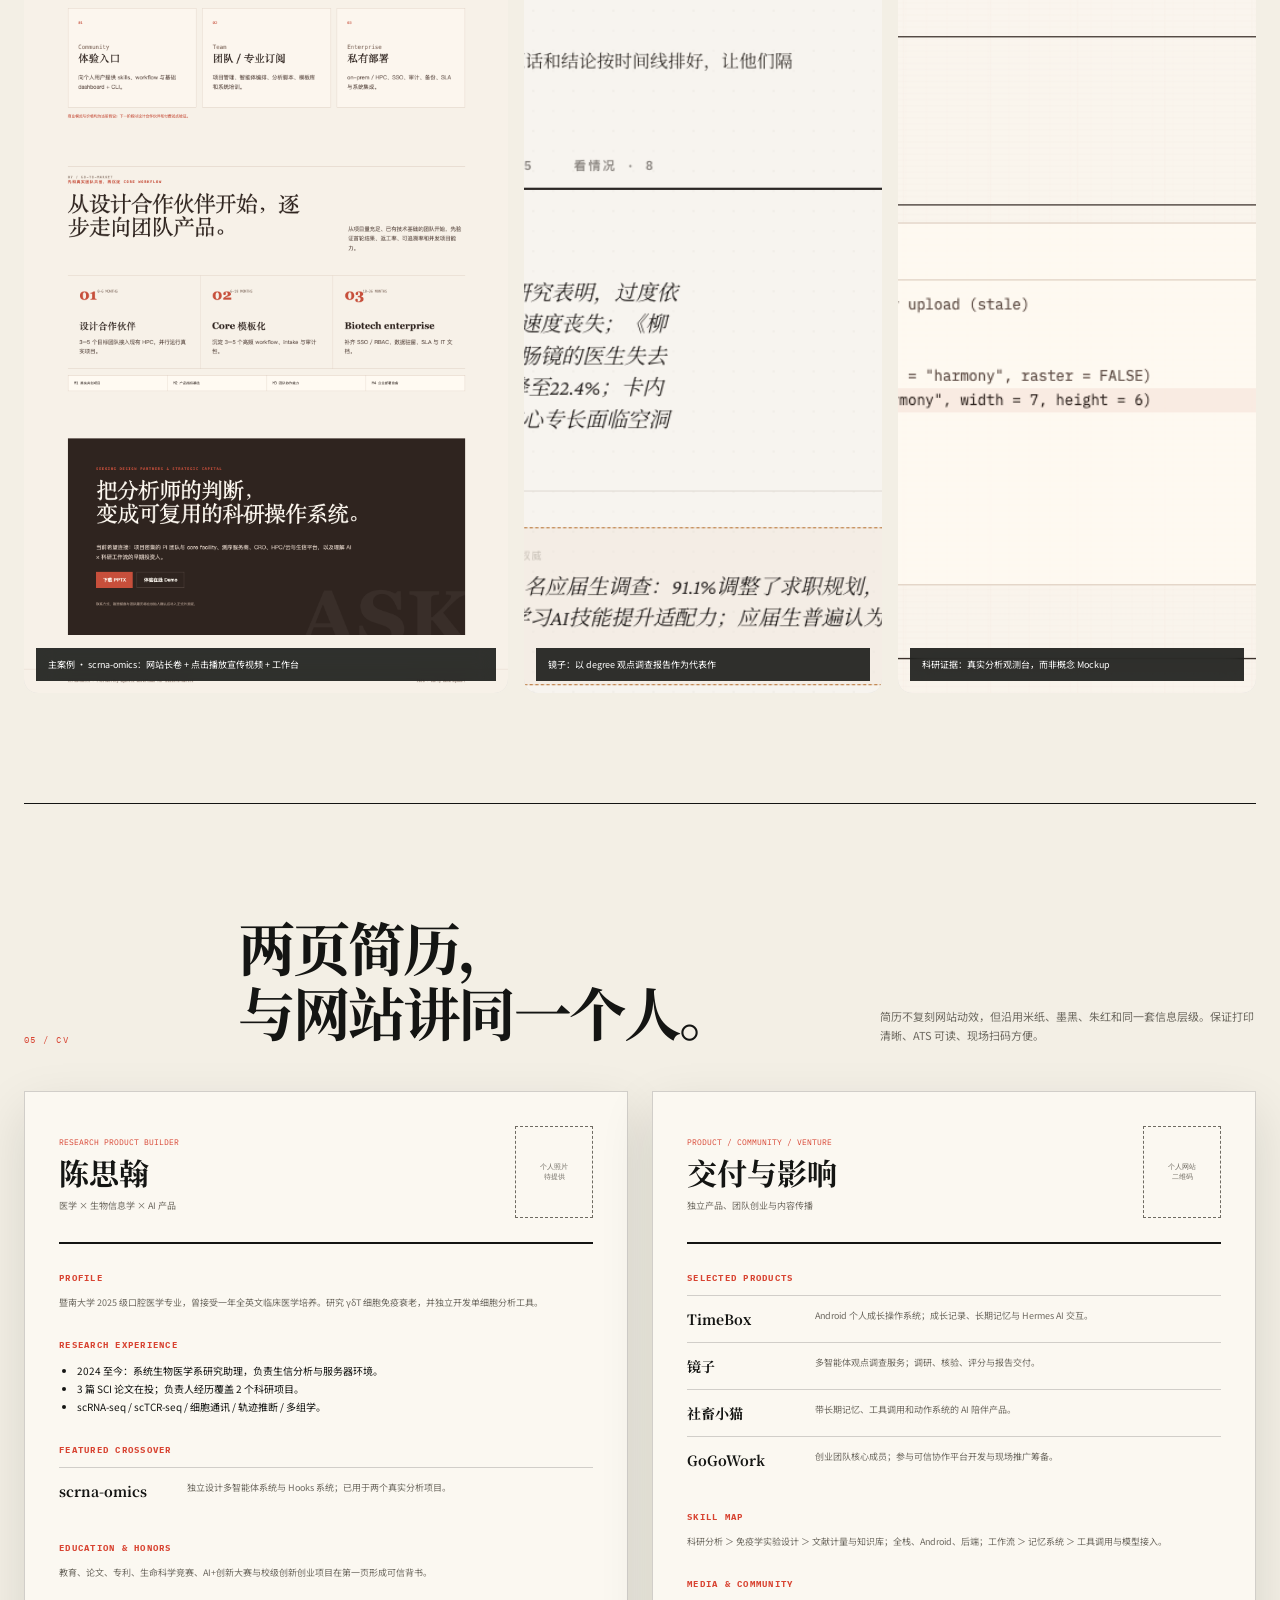
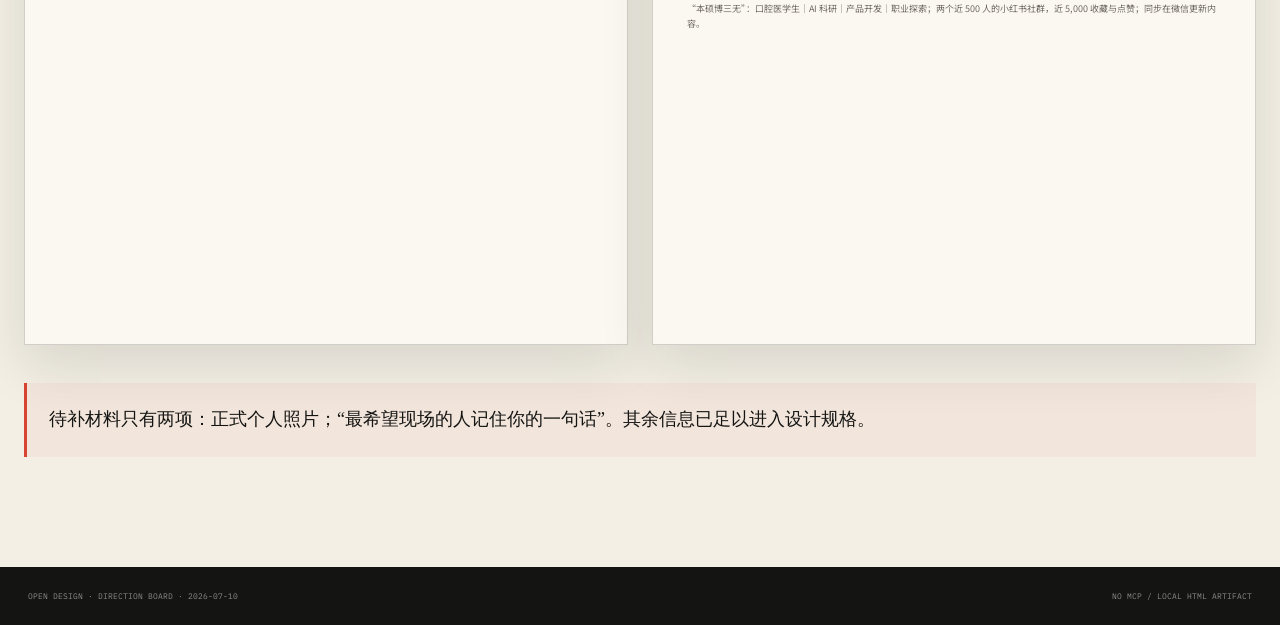
<file: design-board/index.html>
<!doctype html>
<html lang="zh-CN">
  <head>
    <meta charset="UTF-8" />
    <meta name="viewport" content="width=device-width, initial-scale=1.0" />
    <title>陈思翰 · AdventureX 视觉方向看板</title>
    <link rel="preconnect" href="https://fonts.googleapis.com" />
    <link rel="preconnect" href="https://fonts.gstatic.com" crossorigin />
    <link
      href="https://fonts.googleapis.com/css2?family=IBM+Plex+Mono:wght@400;500&amp;family=LXGW+WenKai&amp;family=Noto+Sans+SC:wght@400;500;700;900&amp;family=Noto+Serif+SC:wght@600;700;900&amp;display=swap"
      rel="stylesheet"
    />
    <style>
      :root {
        --paper: #f3efe5;
        --ink: #141513;
        --muted: #6f6b62;
        --line: rgba(20, 21, 19, 0.18);
        --red: #d84432;
        --green: #315746;
        --serif: "Noto Serif SC", serif;
        --sans: "Noto Sans SC", sans-serif;
        --mono: "IBM Plex Mono", monospace;
        --hand: "LXGW WenKai", cursive;
      }

      * {
        box-sizing: border-box;
      }

      html {
        scroll-behavior: smooth;
      }

      body {
        margin: 0;
        background: var(--paper);
        color: var(--ink);
        font-family: var(--sans);
      }

      button,
      a {
        color: inherit;
        font: inherit;
      }

      .topbar {
        position: sticky;
        z-index: 20;
        top: 0;
        display: flex;
        align-items: center;
        justify-content: space-between;
        padding: 14px 28px;
        border-bottom: 1px solid rgba(255, 255, 255, 0.12);
        background: rgba(20, 21, 19, 0.92);
        color: white;
        backdrop-filter: blur(16px);
      }

      .topbar strong {
        font-family: var(--serif);
      }

      .topbar span {
        color: rgba(255, 255, 255, 0.52);
        font-family: var(--mono);
        font-size: 9px;
        letter-spacing: 0.14em;
      }

      main {
        width: min(1380px, calc(100vw - 48px));
        margin: 0 auto;
      }

      .intro {
        display: grid;
        grid-template-columns: 150px 1fr 0.65fr;
        gap: 5vw;
        padding: 100px 0 82px;
      }

      .index,
      .eyebrow {
        color: var(--red);
        font-family: var(--mono);
        font-size: 9px;
        letter-spacing: 0.16em;
      }

      h1,
      h2,
      h3,
      p {
        margin-top: 0;
      }

      h1 {
        max-width: 850px;
        margin-bottom: 24px;
        font-family: var(--serif);
        font-size: clamp(48px, 6vw, 86px);
        letter-spacing: -0.06em;
        line-height: 1.08;
      }

      .intro-copy > p {
        max-width: 710px;
        color: var(--muted);
        font-size: 14px;
        line-height: 1.9;
      }

      .target {
        align-self: end;
        padding-top: 20px;
        border-top: 1px solid var(--ink);
      }

      .target b,
      .target span {
        display: block;
      }

      .target b {
        margin: 14px 0 8px;
        font-family: var(--serif);
        font-size: 26px;
      }

      .target span {
        color: var(--muted);
        font-size: 11px;
        line-height: 1.7;
      }

      .evidence-strip {
        display: grid;
        grid-template-columns: repeat(6, 1fr);
        border-top: 1px solid var(--ink);
        border-bottom: 1px solid var(--ink);
      }

      .evidence-strip div {
        min-height: 132px;
        padding: 22px 18px 18px 0;
      }

      .evidence-strip div + div {
        padding-left: 18px;
        border-left: 1px solid var(--line);
      }

      .evidence-strip b,
      .evidence-strip span {
        display: block;
      }

      .evidence-strip b {
        margin: 12px 0 5px;
        font-family: var(--serif);
        font-size: 25px;
      }

      .evidence-strip span {
        color: var(--muted);
        font-size: 10px;
        line-height: 1.55;
      }

      .directions,
      .story,
      .system,
      .assets,
      .resume {
        padding: 110px 0;
      }

      .section-head {
        display: grid;
        grid-template-columns: 150px 1fr 0.65fr;
        gap: 5vw;
        align-items: end;
        margin-bottom: 46px;
      }

      .section-head h2 {
        margin-bottom: 0;
        font-family: var(--serif);
        font-size: clamp(40px, 4.5vw, 66px);
        letter-spacing: -0.05em;
        line-height: 1.14;
      }

      .section-head > p {
        margin-bottom: 0;
        color: var(--muted);
        font-size: 11px;
        line-height: 1.75;
      }

      .direction-grid {
        display: grid;
        grid-template-columns: repeat(3, 1fr);
        gap: 16px;
      }

      .direction {
        position: relative;
        min-width: 0;
        padding: 0;
        overflow: hidden;
        border: 1px solid var(--line);
        border-radius: 18px;
        background: transparent;
        text-align: left;
        cursor: pointer;
        transition:
          border-color 180ms ease,
          transform 220ms ease;
      }

      .direction:hover {
        transform: translateY(-5px);
      }

      .direction[aria-pressed="true"] {
        border-color: var(--red);
        box-shadow: 0 0 0 2px var(--red);
      }

      .direction-visual {
        position: relative;
        min-height: 410px;
        overflow: hidden;
      }

      .atlas-visual {
        background: #111310 url("assets/risk-network.webp") center / cover;
      }

      .atlas-visual::after {
        position: absolute;
        inset: 18px;
        border: 1px solid rgba(243, 239, 229, 0.32);
        content: "";
      }

      .atlas-visual strong {
        position: absolute;
        z-index: 2;
        top: 34px;
        left: 30px;
        max-width: 300px;
        color: #f3efe5;
        font-family: var(--serif);
        font-size: 42px;
        line-height: 1.08;
      }

      .atlas-visual em {
        position: absolute;
        z-index: 2;
        right: 30px;
        bottom: 30px;
        color: var(--red);
        font-family: var(--hand);
        font-size: 18px;
        font-style: normal;
        transform: rotate(-5deg);
      }

      .triptych-visual {
        display: grid;
        grid-template-columns: repeat(3, 1fr);
        background: #151512;
      }

      .triptych-visual div {
        position: relative;
        display: flex;
        align-items: flex-end;
        padding: 24px 15px;
        overflow: hidden;
        border-right: 1px solid rgba(255, 255, 255, 0.18);
        color: white;
        font-family: var(--serif);
        font-size: 22px;
        writing-mode: vertical-rl;
      }

      .triptych-visual div:nth-child(1) {
        background: #d6d0c3;
        color: var(--ink);
      }

      .triptych-visual div:nth-child(2) {
        background: var(--green);
      }

      .triptych-visual div:nth-child(3) {
        background: var(--red);
      }

      .os-visual {
        display: grid;
        grid-template-columns: 74px 1fr;
        background: #121411;
        color: white;
      }

      .os-visual aside {
        padding: 24px 18px;
        border-right: 1px solid rgba(255, 255, 255, 0.13);
      }

      .os-visual aside i {
        display: block;
        width: 30px;
        height: 4px;
        margin-bottom: 16px;
        background: rgba(255, 255, 255, 0.28);
      }

      .os-canvas {
        position: relative;
        padding: 28px;
      }

      .os-canvas small {
        color: var(--red);
        font-family: var(--mono);
        font-size: 8px;
      }

      .os-canvas h4 {
        max-width: 250px;
        margin: 18px 0;
        font-family: var(--serif);
        font-size: 32px;
        line-height: 1.2;
      }

      .os-canvas img {
        position: absolute;
        right: 20px;
        bottom: 22px;
        width: 82%;
        border: 1px solid rgba(255, 255, 255, 0.18);
        opacity: 0.78;
      }

      .direction-copy {
        min-height: 295px;
        padding: 26px;
        background: rgba(255, 255, 255, 0.36);
      }

      .direction-copy header {
        display: flex;
        align-items: center;
        justify-content: space-between;
        margin-bottom: 17px;
      }

      .direction-copy header span {
        color: var(--red);
        font-family: var(--mono);
        font-size: 8px;
        letter-spacing: 0.14em;
      }

      .recommended {
        padding: 4px 7px;
        background: var(--red);
        color: white !important;
      }

      .direction-copy h3 {
        margin-bottom: 11px;
        font-family: var(--serif);
        font-size: 27px;
      }

      .direction-copy > p {
        color: var(--muted);
        font-size: 11px;
        line-height: 1.7;
      }

      .direction-copy dl {
        display: grid;
        grid-template-columns: 64px 1fr;
        margin: 22px 0 0;
        padding-top: 16px;
        border-top: 1px solid var(--line);
        font-size: 9px;
        line-height: 1.6;
      }

      .direction-copy dt {
        color: var(--red);
        font-family: var(--mono);
      }

      .direction-copy dd {
        margin: 0 0 8px;
      }

      .decision-bar {
        position: sticky;
        z-index: 12;
        bottom: 20px;
        display: flex;
        width: min(720px, calc(100vw - 40px));
        align-items: center;
        justify-content: space-between;
        gap: 20px;
        margin: 36px auto 0;
        padding: 15px 18px;
        border: 1px solid rgba(255, 255, 255, 0.18);
        border-radius: 999px;
        background: rgba(20, 21, 19, 0.92);
        color: white;
        backdrop-filter: blur(16px);
      }

      .decision-bar span {
        font-size: 11px;
      }

      .decision-bar b {
        color: #ff654e;
        font-family: var(--serif);
      }

      .decision-bar button {
        padding: 9px 14px;
        border: 0;
        border-radius: 999px;
        background: white;
        color: var(--ink);
        font-size: 10px;
        cursor: pointer;
      }

      .story {
        border-top: 1px solid var(--ink);
      }

      .story-flow {
        display: grid;
        grid-template-columns: repeat(6, 1fr);
        border-top: 1px solid var(--line);
      }

      .story-flow article {
        position: relative;
        min-height: 250px;
        padding: 24px 18px 20px 0;
        border-bottom: 1px solid var(--line);
      }

      .story-flow article + article {
        padding-left: 18px;
        border-left: 1px solid var(--line);
      }

      .story-flow b {
        color: var(--red);
        font-family: var(--mono);
        font-size: 9px;
      }

      .story-flow h3 {
        margin: 42px 0 13px;
        font-family: var(--serif);
        font-size: 22px;
        line-height: 1.25;
      }

      .story-flow p {
        color: var(--muted);
        font-size: 10px;
        line-height: 1.65;
      }

      .story-flow article:nth-child(3) {
        background: var(--ink);
        color: white;
        transform: translateY(-16px);
      }

      .story-flow article:nth-child(3) p {
        color: rgba(255, 255, 255, 0.58);
      }

      .story-flow article:nth-child(3) h3 {
        color: #ff5a44;
      }

      .system {
        background: var(--ink);
        color: white;
        box-shadow: 0 0 0 100vmax var(--ink);
        clip-path: inset(0 -100vmax);
      }

      .system .section-head > p {
        color: rgba(255, 255, 255, 0.5);
      }

      .type-grid {
        display: grid;
        grid-template-columns: 1.3fr 0.85fr 0.65fr;
        border-top: 1px solid rgba(255, 255, 255, 0.32);
      }

      .type-grid > div {
        min-height: 245px;
        padding: 26px 26px 20px 0;
      }

      .type-grid > div + div {
        padding-left: 26px;
        border-left: 1px solid rgba(255, 255, 255, 0.16);
      }

      .type-grid span {
        color: #ff5a44;
        font-family: var(--mono);
        font-size: 8px;
      }

      .type-grid strong {
        display: block;
        margin-top: 25px;
      }

      .type-serif strong {
        font-family: var(--serif);
        font-size: 40px;
        line-height: 1.25;
      }

      .type-sans strong {
        font-size: 30px;
        font-weight: 900;
        letter-spacing: -0.04em;
      }

      .type-hand strong {
        color: #ff705c;
        font-family: var(--hand);
        font-size: 27px;
        font-weight: 400;
        transform: rotate(-3deg);
      }

      .palette {
        display: grid;
        grid-template-columns: 2fr 1.1fr 0.8fr 0.55fr;
        margin-top: 48px;
      }

      .swatch {
        display: flex;
        min-height: 120px;
        align-items: flex-end;
        padding: 15px;
        font-family: var(--mono);
        font-size: 8px;
      }

      .swatch.paper {
        background: #f3efe5;
        color: var(--ink);
      }

      .swatch.ink {
        background: #141513;
      }

      .swatch.green {
        background: #315746;
      }

      .swatch.red {
        background: #d84432;
      }

      .asset-grid {
        display: grid;
        grid-template-columns: 1.15fr 0.85fr 0.85fr;
        gap: 16px;
      }

      .asset-grid figure {
        position: relative;
        min-height: 420px;
        margin: 0;
        overflow: hidden;
        border-radius: 14px;
        background: #ddd;
      }

      .asset-grid img {
        width: 100%;
        height: 100%;
        object-fit: cover;
        object-position: top;
      }

      .asset-grid figcaption {
        position: absolute;
        right: 12px;
        bottom: 12px;
        left: 12px;
        padding: 10px 12px;
        background: rgba(20, 21, 19, 0.88);
        color: white;
        font-size: 9px;
        backdrop-filter: blur(10px);
      }

      .asset-grid figure:first-child {
        grid-row: span 2;
        min-height: 856px;
      }

      .resume {
        border-top: 1px solid var(--ink);
      }

      .resume-spread {
        display: grid;
        grid-template-columns: repeat(2, 1fr);
        gap: 24px;
      }

      .resume-page {
        min-width: 0;
        aspect-ratio: 1 / 1.414;
        padding: 34px;
        border: 1px solid var(--line);
        background: #fbf8f1;
        box-shadow: 0 20px 50px rgba(20, 21, 19, 0.12);
      }

      .resume-page header {
        display: flex;
        gap: 16px;
        justify-content: space-between;
        padding-bottom: 20px;
        border-bottom: 2px solid var(--ink);
      }

      .resume-page h3 {
        margin-bottom: 4px;
        font-family: var(--serif);
        font-size: 30px;
      }

      .resume-page header span {
        color: var(--red);
        font-family: var(--mono);
        font-size: 8px;
        overflow-wrap: anywhere;
      }

      .resume-page header > div:first-child {
        min-width: 0;
      }

      .qr-slot,
      .photo-slot {
        display: grid;
        width: 78px;
        height: 92px;
        place-items: center;
        border: 1px dashed var(--muted);
        color: var(--muted);
        font-family: var(--mono);
        font-size: 7px;
        text-align: center;
      }

      .resume-page section {
        margin-top: 28px;
      }

      .resume-page h4 {
        margin: 0 0 12px;
        color: var(--red);
        font-family: var(--mono);
        font-size: 9px;
        letter-spacing: 0.14em;
      }

      .resume-page ul {
        margin: 0;
        padding-left: 18px;
        font-size: 10px;
        line-height: 1.8;
      }

      .resume-page p {
        color: var(--muted);
        font-size: 9px;
        line-height: 1.7;
      }

      .resume-page .project-row {
        display: grid;
        grid-template-columns: 110px 1fr;
        gap: 18px;
        padding: 13px 0;
        border-top: 1px solid var(--line);
      }

      .project-row b {
        font-family: var(--serif);
        font-size: 14px;
      }

      .project-row span {
        color: var(--muted);
        font-size: 9px;
        line-height: 1.6;
      }

      .note {
        margin-top: 38px;
        padding: 22px;
        border-left: 3px solid var(--red);
        background: rgba(216, 68, 50, 0.06);
        font-family: var(--hand);
        font-size: 18px;
        line-height: 1.65;
      }

      footer {
        display: flex;
        justify-content: space-between;
        padding: 24px 28px;
        background: var(--ink);
        color: rgba(255, 255, 255, 0.5);
        font-family: var(--mono);
        font-size: 8px;
      }

      @media (max-width: 900px) {
        main {
          width: min(100% - 32px, 680px);
        }

        .intro,
        .section-head {
          grid-template-columns: 1fr;
          gap: 22px;
        }

        .evidence-strip {
          grid-template-columns: repeat(2, 1fr);
        }

        .direction-grid,
        .asset-grid,
        .resume-spread {
          grid-template-columns: 1fr;
        }

        .story-flow {
          grid-template-columns: repeat(2, 1fr);
        }

        .type-grid {
          grid-template-columns: 1fr;
        }

        .type-grid > div + div {
          padding-left: 0;
          border-top: 1px solid rgba(255, 255, 255, 0.16);
          border-left: 0;
        }

        .asset-grid figure:first-child {
          min-height: 520px;
        }
      }

      @media (max-width: 560px) {
        .topbar span {
          display: none;
        }

        .intro,
        .directions,
        .story,
        .system,
        .assets,
        .resume {
          padding: 72px 0;
        }

        .evidence-strip,
        .story-flow {
          grid-template-columns: 1fr;
        }

        .evidence-strip div + div,
        .story-flow article + article {
          padding-left: 0;
          border-left: 0;
        }

        .palette {
          grid-template-columns: repeat(2, 1fr);
        }

        .resume-page {
          width: 100%;
          padding: 22px;
          aspect-ratio: auto;
        }
      }

      @media (prefers-reduced-motion: reduce) {
        *,
        *::before,
        *::after {
          scroll-behavior: auto !important;
          animation-duration: 0.01ms !important;
          transition-duration: 0.01ms !important;
        }
      }
    </style>
  </head>
  <body>
    <header class="topbar">
      <strong>陈思翰 · Open Design Board</strong>
      <span>ADVENTUREX / PORTFOLIO + CV / DIRECTION REVIEW</span>
    </header>

    <main>
      <section class="intro">
        <span class="index">00 / BRIEF</span>
        <div class="intro-copy">
          <p class="eyebrow">WHO / WHY NOW</p>
          <h1>把单细胞分析的方法和复核记录，<br />写进 AI 工作流。</h1>
          <p>
            陈思翰，暨南大学 2025
            级口腔医学专业；曾接受一年全英文临床医学培养。以 γδT 我主要做 γδT
            细胞免疫衰老研究，也独立开发科研 Agent、Android App、研究服务与 AI
            记忆产品。AdventureX
            这个网站用于展示我的研究、产品和可交付的工作，也用来寻找科研产品合作。
          </p>
        </div>
        <aside class="target">
          <span class="eyebrow">PRIMARY CONVERSION</span>
          <b>科研产品合作</b>
          <span
            >期待获得算力支持与更大的科研平台；提供 AI4S 产品、科研 Agent
            和单细胞分析平台的设计与开发经验。</span
          >
        </aside>
      </section>

      <section class="evidence-strip" aria-label="核心证据">
        <div>
          <span class="eyebrow">RESEARCH</span><b>3 篇</b
          ><span>SCI 论文在投，覆盖一区/二区以上目标期刊</span>
        </div>
        <div>
          <span class="eyebrow">LEADERSHIP</span><b>2 项</b
          ><span>科研项目负责人经历</span>
        </div>
        <div>
          <span class="eyebrow">SCRNA-OMICS</span><b>13 / 6 / 12</b
          ><span>Skills / Agents / deterministic Hooks</span>
        </div>
        <div>
          <span class="eyebrow">DELIVERY</span><b>2 个项目</b
          ><span>已用于两个真实分析项目</span>
        </div>
        <div>
          <span class="eyebrow">COMMUNITY</span><b>2 × 近 500</b
          ><span>持续运营的 AI 咨询社群</span>
        </div>
        <div>
          <span class="eyebrow">MEDIA</span><b>近 5,000</b
          ><span>小红书收藏与点赞</span>
        </div>
      </section>

      <section class="directions" id="directions">
        <div class="section-head">
          <span class="index">01 / DIRECTIONS</span>
          <h2>三种表达方式，<br />只选择一种主语法。</h2>
          <p>
            点击方案即可选择。推荐方案 A，但会吸收方案 C 的数据交互；方案 B
            仅作为更戏剧化的对照。
          </p>
        </div>

        <div class="direction-grid">
          <button
            class="direction"
            type="button"
            data-choice="A"
            aria-pressed="true"
          >
            <div class="direction-visual atlas-visual">
              <strong>生命科学<br />研究手稿</strong><em>判断沿着证据生长</em>
            </div>
            <div class="direction-copy">
              <header>
                <span>A / RESEARCH ATLAS</span
                ><span class="recommended">推荐</span>
              </header>
              <h3>会生长的研究图谱</h3>
              <p>
                把细胞轨迹、证据网络与水墨路径合成个人视觉母题。既有生命科学感，又不落入蓝紫“AI
                科技风”。
              </p>
              <dl>
                <dt>优势</dt>
                <dd>scrna-omics 自然成为核心；个人故事与科研证据能共存。</dd>
                <dt>交互</dt>
                <dd>
                  朱红路径随滚动生长；项目图片跟随光标；手写注释逐段出现。
                </dd>
                <dt>风险</dt>
                <dd>需要严格控制纹理和水墨比例，避免变成传统文化主题站。</dd>
              </dl>
            </div>
          </button>

          <button
            class="direction"
            type="button"
            data-choice="B"
            aria-pressed="false"
          >
            <div class="direction-visual triptych-visual">
              <div>医学</div>
              <div>科研</div>
              <div>产品</div>
            </div>
            <div class="direction-copy">
              <header><span>B / TRIPTYCH</span></header>
              <h3>三重身份折叠舞台</h3>
              <p>
                用三联画和大幅切换，把医学、科研、产品做成三个可穿行空间。视觉戏剧性最强。
              </p>
              <dl>
                <dt>优势</dt>
                <dd>第一眼记忆强，适合现场展示和投屏。</dd>
                <dt>交互</dt>
                <dd>横向转场、分栏视差、三种字体气质交替。</dd>
                <dt>风险</dt>
                <dd>容易把你重新拆成三个人，削弱“交界处才是特色”的主张。</dd>
              </dl>
            </div>
          </button>

          <button
            class="direction"
            type="button"
            data-choice="C"
            aria-pressed="false"
          >
            <div class="direction-visual os-visual">
              <aside><i></i><i></i><i></i><i></i></aside>
              <div class="os-canvas">
                <small>RESEARCH OPERATING LAYER</small>
                <h4>把科研判断变成可运行系统。</h4>
                <img
                  src="assets/scrna-dashboard.png"
                  alt="scrna-omics 工作台"
                />
              </div>
            </div>
            <div class="direction-copy">
              <header><span>C / RESEARCH OS</span></header>
              <h3>科研操作系统</h3>
              <p>
                整站像一块活的科研工作台：指标、日志、决策与项目窗口实时组织，技术能力表达最直接。
              </p>
              <dl>
                <dt>优势</dt>
                <dd>专业度高，合作方能快速理解系统能力。</dd>
                <dt>交互</dt>
                <dd>窗口展开、数据读数、时间线和视频诊断台。</dd>
                <dt>风险</dt>
                <dd>容易像产品官网或 Dashboard，个人温度与医学经历不足。</dd>
              </dl>
            </div>
          </button>
        </div>

        <div class="decision-bar">
          <span>当前选择：<b id="choice-label">A · 会生长的研究图谱</b></span>
          <button id="copy-choice" type="button">复制选择</button>
        </div>
      </section>

      <section class="story">
        <div class="section-head">
          <span class="index">02 / STORY</span>
          <h2>主页先讲我为什么做这些项目，<br />再展示产品和证据。</h2>
          <p>
            先解释为什么是你，再证明你已做成什么，最后让合作方知道如何与你共同推进。
          </p>
        </div>
        <div class="story-flow">
          <article>
            <b>01</b>
            <h3>医学训练</h3>
            <p>
              全英临床医学经历与口腔医学背景，建立对真实场景、风险和人的敏感度。
            </p>
          </article>
          <article>
            <b>02</b>
            <h3>走入免疫学</h3>
            <p>围绕 γδT 细胞衰老与多组学研究，成为课题组核心生信分析节点。</p>
          </article>
          <article>
            <b>03</b>
            <h3>scrna-omics</h3>
            <p>
              我同时承担生信分析和产品开发，并把科研判断写进可复核的 Agent
              系统。
            </p>
          </article>
          <article>
            <b>04</b>
            <h3>独立产品</h3>
            <p>
              TimeBox、镜子、社畜小猫展示记忆、工作流、工具调用和完整交付能力。
            </p>
          </article>
          <article>
            <b>05</b>
            <h3>走向真实世界</h3>
            <p>
              GoGoWork
              团队创业、基地入围、竞赛、自媒体与社群运营证明传播和协作能力。
            </p>
          </article>
          <article>
            <b>06</b>
            <h3>合作接口</h3>
            <p>
              寻找科研 Agent
              与单细胞平台合作：你提供产品与开发经验，对方提供算力与更大平台。
            </p>
          </article>
        </div>
      </section>

      <section class="system">
        <div class="section-head">
          <span class="index">03 / SYSTEM</span>
          <h2>字体有变化，<br />但每一种都有职责。</h2>
          <p>
            不靠装饰字体堆砌“设计感”：宋体讲故事，黑体做判断，等宽体承载证据，手写体只做个人旁注。
          </p>
        </div>
        <div class="type-grid">
          <div class="type-serif">
            <span>NARRATIVE / NOTO SERIF SC</span
            ><strong>把研究中的问题，<br />做成能被检查的工具。</strong>
          </div>
          <div class="type-sans">
            <span>DECISION / NOTO SANS SC</span
            ><strong>可信、可复核、<br />可人工接管。</strong>
          </div>
          <div class="type-hand">
            <span>PERSONAL NOTE / LXGW WENKAI</span
            ><strong>行以践智，<br />目以鉴真。</strong>
          </div>
        </div>
        <div class="palette">
          <div class="swatch paper">米纸 / #F3EFE5</div>
          <div class="swatch ink">墨黑 / #141513</div>
          <div class="swatch green">药植绿 / #315746</div>
          <div class="swatch red">朱红 / #D84432</div>
        </div>
      </section>

      <section class="assets">
        <div class="section-head">
          <span class="index">04 / MEDIA</span>
          <h2>影像用于说明产品如何工作，<br />也调节长页面的阅读节奏。</h2>
          <p>
            scrna-omics 使用点击播放的视频诊断台；TimeBox
            使用米色新版；风险自测归入自媒体案例；镜子以 degree 报告为代表。
          </p>
        </div>
        <div class="asset-grid">
          <figure>
            <img src="assets/scrna-site.png" alt="scrna-omics 宣传网站" />
            <figcaption>
              主案例 · scrna-omics：网站长卷 + 点击播放宣传视频 + 工作台
            </figcaption>
          </figure>
          <figure>
            <img src="assets/timebox-beige.png" alt="TimeBox 米色新版" />
            <figcaption>
              TimeBox：米色新版，强调成长记录与 Hermes AI 交互
            </figcaption>
          </figure>
          <figure>
            <img src="assets/risk-site.png" alt="Claude 风险自测" />
            <figcaption>
              自媒体研究案例：315 份问卷、249 个账号、1,872 个风险日
            </figcaption>
          </figure>
          <figure>
            <img src="assets/mirror-report.png" alt="镜子报告" />
            <figcaption>镜子：以 degree 观点调查报告作为代表作</figcaption>
          </figure>
          <figure>
            <img src="assets/scrna-dashboard.png" alt="scrna-omics 工作台" />
            <figcaption>科研证据：真实分析观测台，而非概念 Mockup</figcaption>
          </figure>
        </div>
      </section>

      <section class="resume">
        <div class="section-head">
          <span class="index">05 / CV</span>
          <h2>两页简历，<br />与网站讲同一个人。</h2>
          <p>
            简历不复刻网站动效，但沿用米纸、墨黑、朱红和同一套信息层级。保证打印清晰、ATS
            可读、现场扫码方便。
          </p>
        </div>
        <div class="resume-spread">
          <article class="resume-page">
            <header>
              <div>
                <span>RESEARCH PRODUCT BUILDER</span>
                <h3>陈思翰</h3>
                <p>医学 × 生物信息学 × AI 产品</p>
              </div>
              <div class="photo-slot">个人照片<br />待提供</div>
            </header>
            <section>
              <h4>PROFILE</h4>
              <p>
                暨南大学 2025 级口腔医学专业，曾接受一年全英文临床医学培养。研究
                γδT 细胞免疫衰老，并独立开发单细胞分析工具。
              </p>
            </section>
            <section>
              <h4>RESEARCH EXPERIENCE</h4>
              <ul>
                <li>
                  2024 至今：系统生物医学系研究助理，负责生信分析与服务器环境。
                </li>
                <li>3 篇 SCI 论文在投；负责人经历覆盖 2 个科研项目。</li>
                <li>scRNA-seq / scTCR-seq / 细胞通讯 / 轨迹推断 / 多组学。</li>
              </ul>
            </section>
            <section>
              <h4>FEATURED CROSSOVER</h4>
              <div class="project-row">
                <b>scrna-omics</b
                ><span
                  >独立设计多智能体系统与 Hooks
                  系统；已用于两个真实分析项目。</span
                >
              </div>
            </section>
            <section>
              <h4>EDUCATION &amp; HONORS</h4>
              <p>
                教育、论文、专利、生命科学竞赛、AI+创新大赛与校级创新创业项目在第一页形成可信背书。
              </p>
            </section>
          </article>
          <article class="resume-page">
            <header>
              <div>
                <span>PRODUCT / COMMUNITY / VENTURE</span>
                <h3>交付与影响</h3>
                <p>独立产品、团队创业与内容传播</p>
              </div>
              <div class="qr-slot">个人网站<br />二维码</div>
            </header>
            <section>
              <h4>SELECTED PRODUCTS</h4>
              <div class="project-row">
                <b>TimeBox</b
                ><span
                  >Android 个人成长操作系统；成长记录、长期记忆与 Hermes AI
                  交互。</span
                >
              </div>
              <div class="project-row">
                <b>镜子</b
                ><span>多智能体观点调查服务；调研、核验、评分与报告交付。</span>
              </div>
              <div class="project-row">
                <b>社畜小猫</b
                ><span>带长期记忆、工具调用和动作系统的 AI 陪伴产品。</span>
              </div>
              <div class="project-row">
                <b>GoGoWork</b
                ><span
                  >创业团队核心成员；参与可信协作平台开发与现场推广筹备。</span
                >
              </div>
            </section>
            <section>
              <h4>SKILL MAP</h4>
              <p>
                科研分析 ＞ 免疫学实验设计 ＞
                文献计量与知识库；全栈、Android、后端；工作流 ＞ 记忆系统 ＞
                工具调用与模型接入。
              </p>
            </section>
            <section>
              <h4>MEDIA &amp; COMMUNITY</h4>
              <p>
                “本硕博三无”：口腔医学生｜AI 科研｜产品开发｜职业探索；两个近
                500 人的小红书社群，近 5,000 收藏与点赞；同步在微信更新内容。
              </p>
            </section>
          </article>
        </div>
        <div class="note">
          待补材料只有两项：正式个人照片；“最希望现场的人记住你的一句话”。其余信息已足以进入设计规格。
        </div>
      </section>
    </main>

    <footer>
      <span>OPEN DESIGN · DIRECTION BOARD · 2026-07-10</span
      ><span>NO MCP / LOCAL HTML ARTIFACT</span>
    </footer>

    <script>
      const choices = {
        A: "A · 会生长的研究图谱",
        B: "B · 三重身份折叠舞台",
        C: "C · 科研操作系统",
      };
      const buttons = [...document.querySelectorAll(".direction")];
      const label = document.querySelector("#choice-label");

      function selectChoice(choice) {
        buttons.forEach((button) => {
          button.setAttribute(
            "aria-pressed",
            String(button.dataset.choice === choice),
          );
        });
        label.textContent = choices[choice];
        localStorage.setItem("portfolio-direction", choice);
      }

      buttons.forEach((button) => {
        button.addEventListener("click", () =>
          selectChoice(button.dataset.choice),
        );
      });

      document
        .querySelector("#copy-choice")
        .addEventListener("click", async (event) => {
          const text = `我选择：${label.textContent}`;
          await navigator.clipboard.writeText(text);
          event.currentTarget.textContent = "已复制";
          window.setTimeout(
            () => (event.currentTarget.textContent = "复制选择"),
            1200,
          );
        });

      selectChoice(localStorage.getItem("portfolio-direction") || "A");
    </script>
  </body>
</html>
</file>
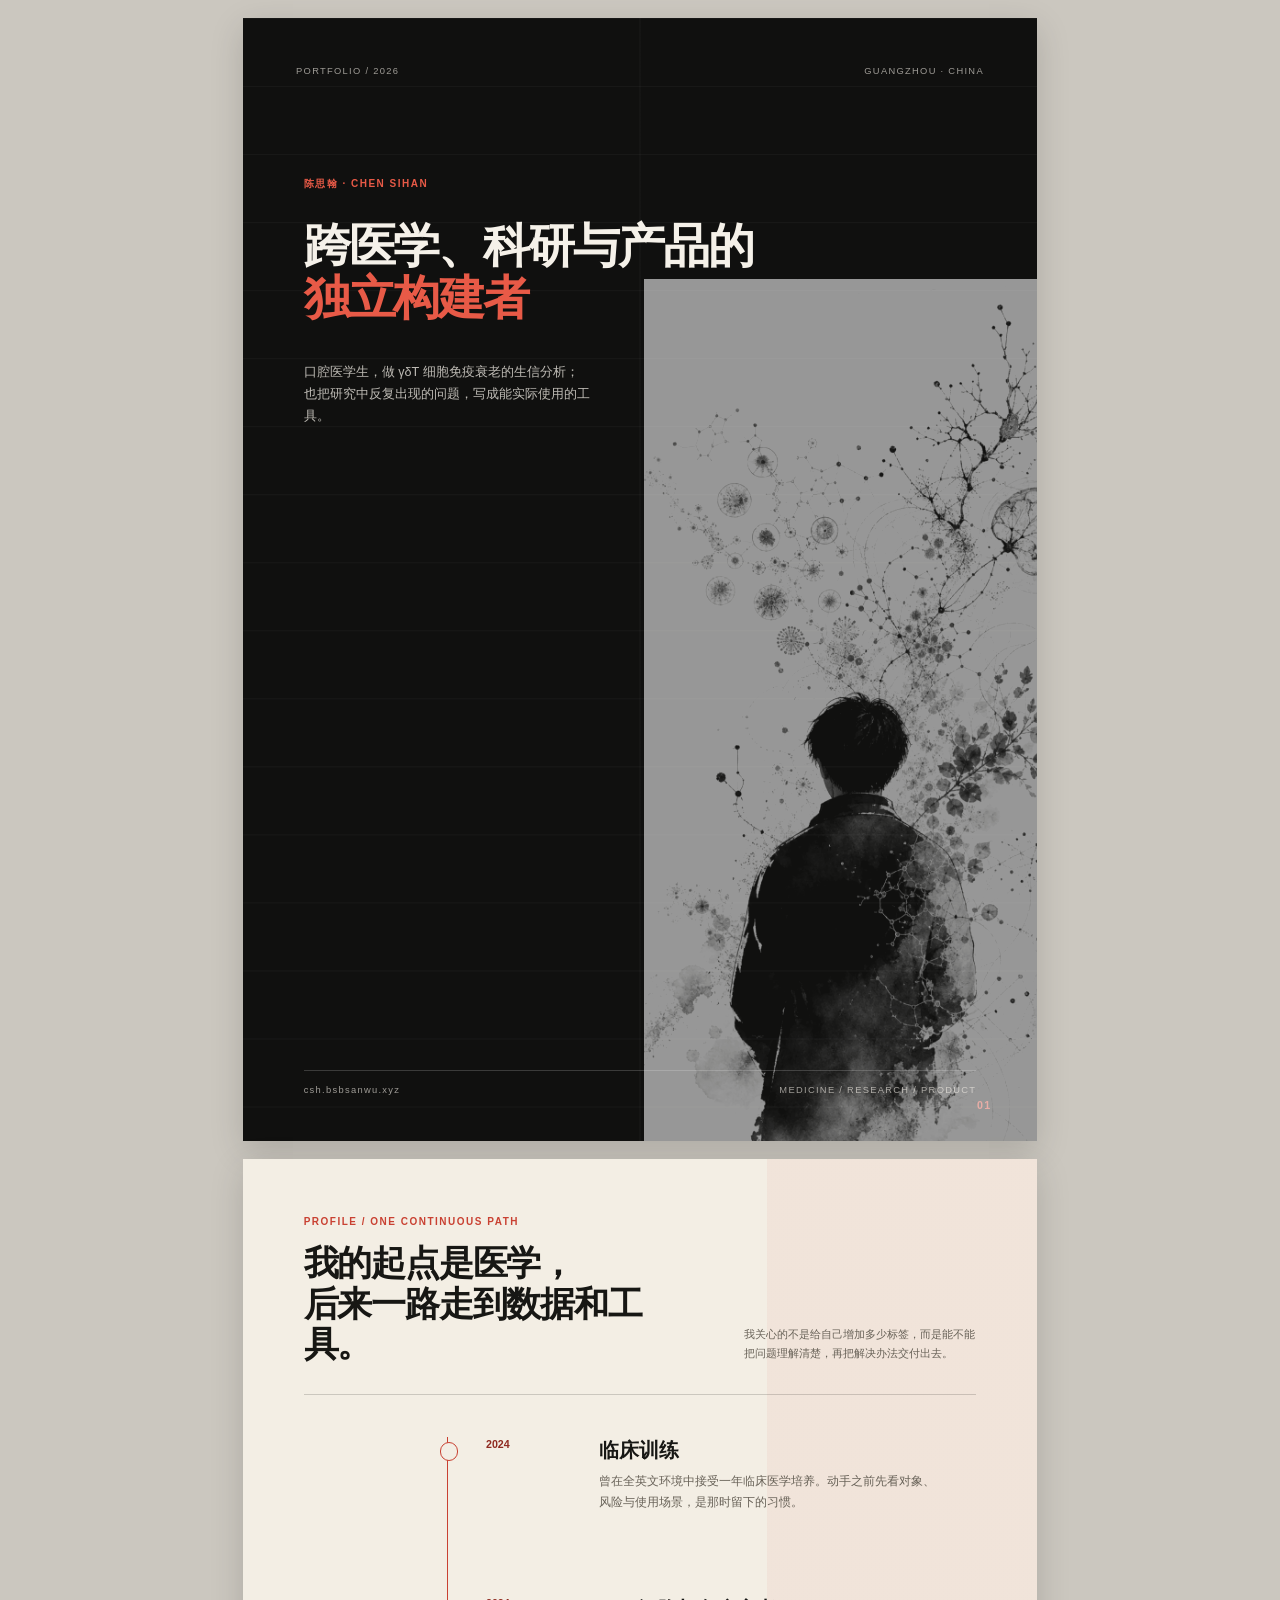
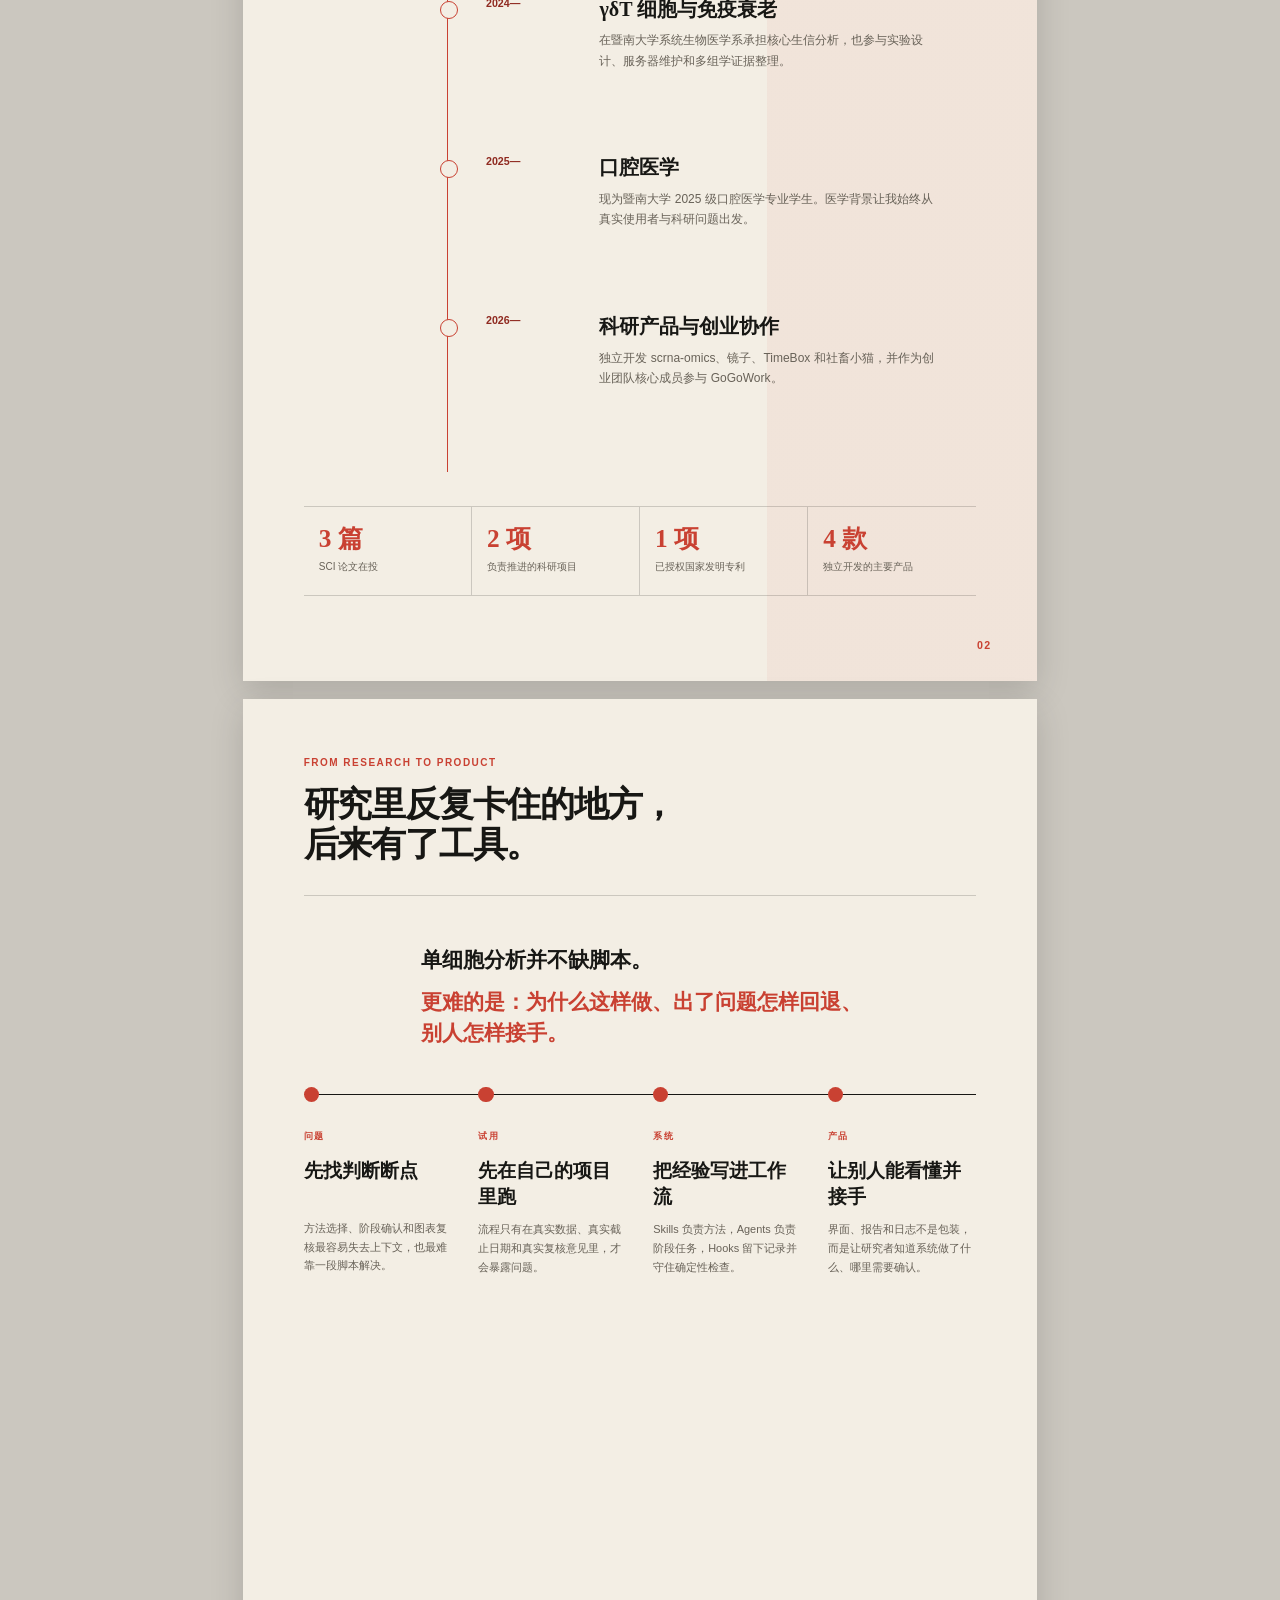
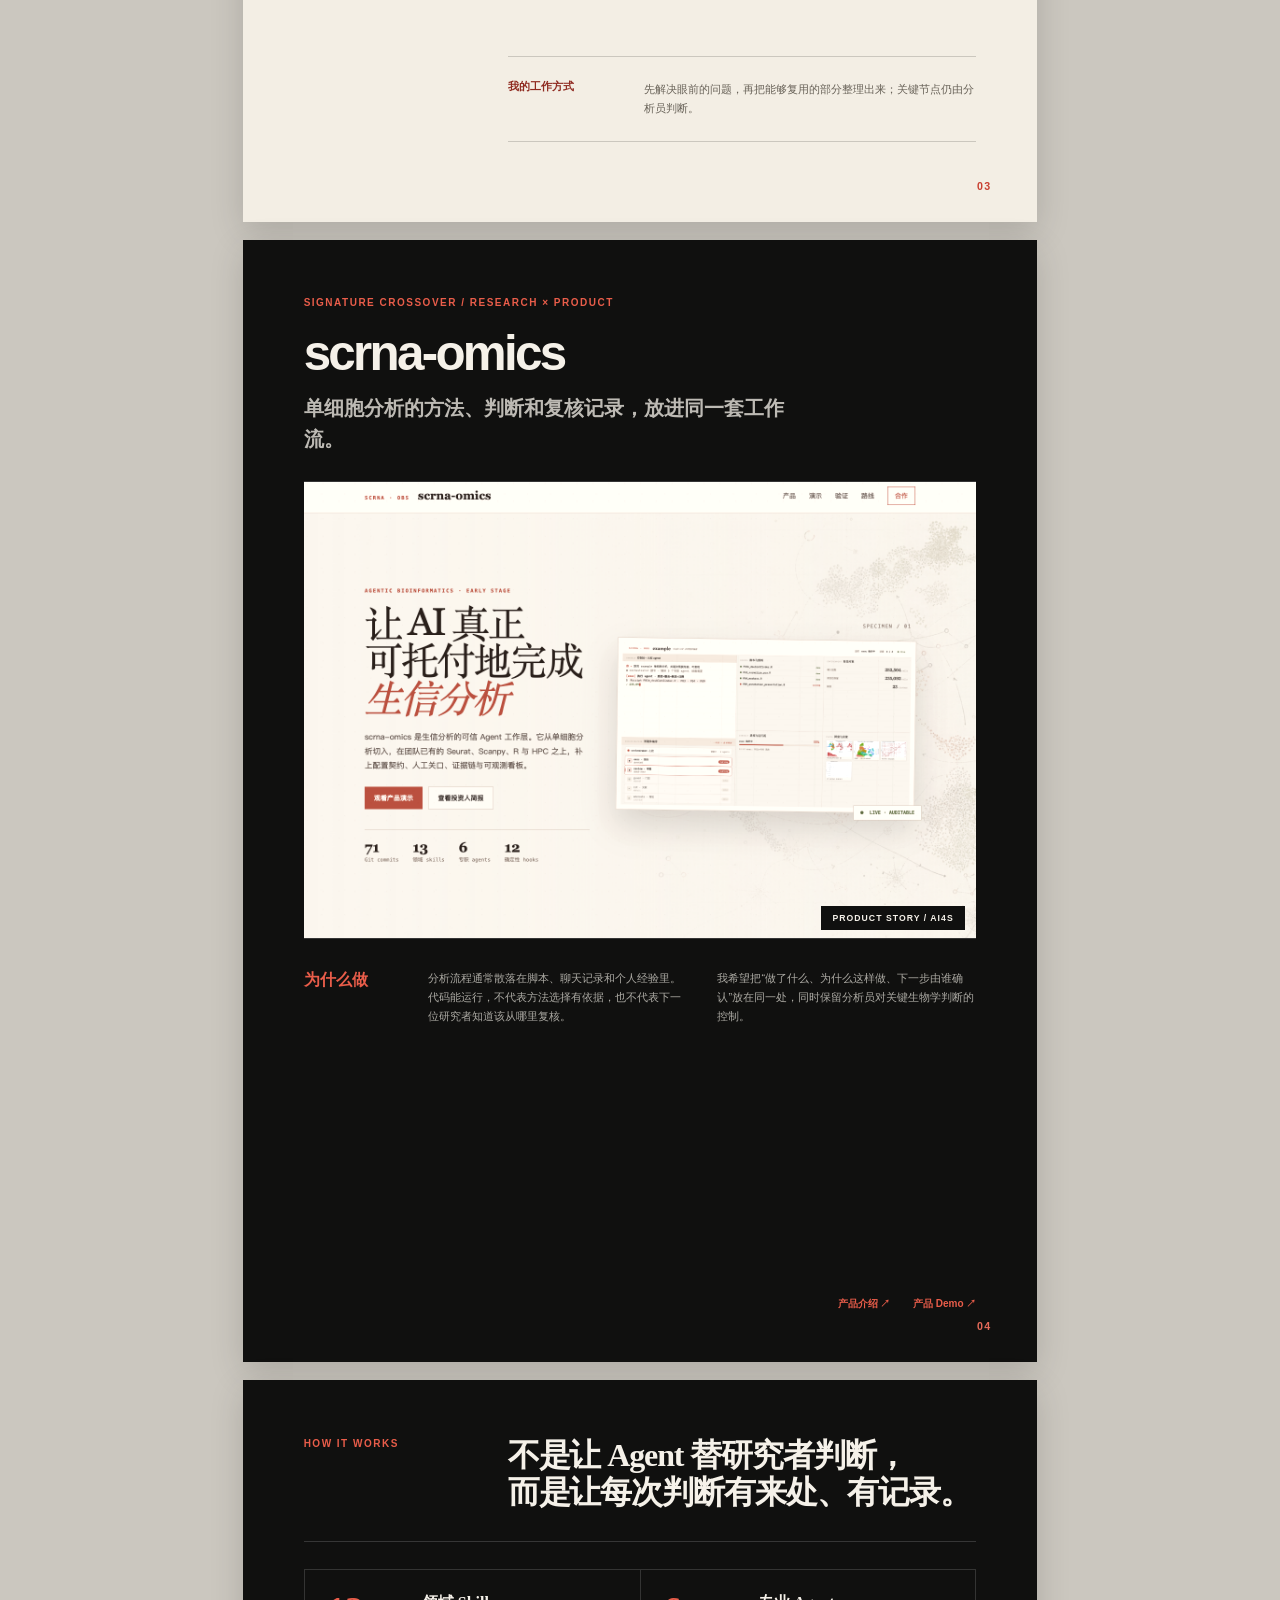
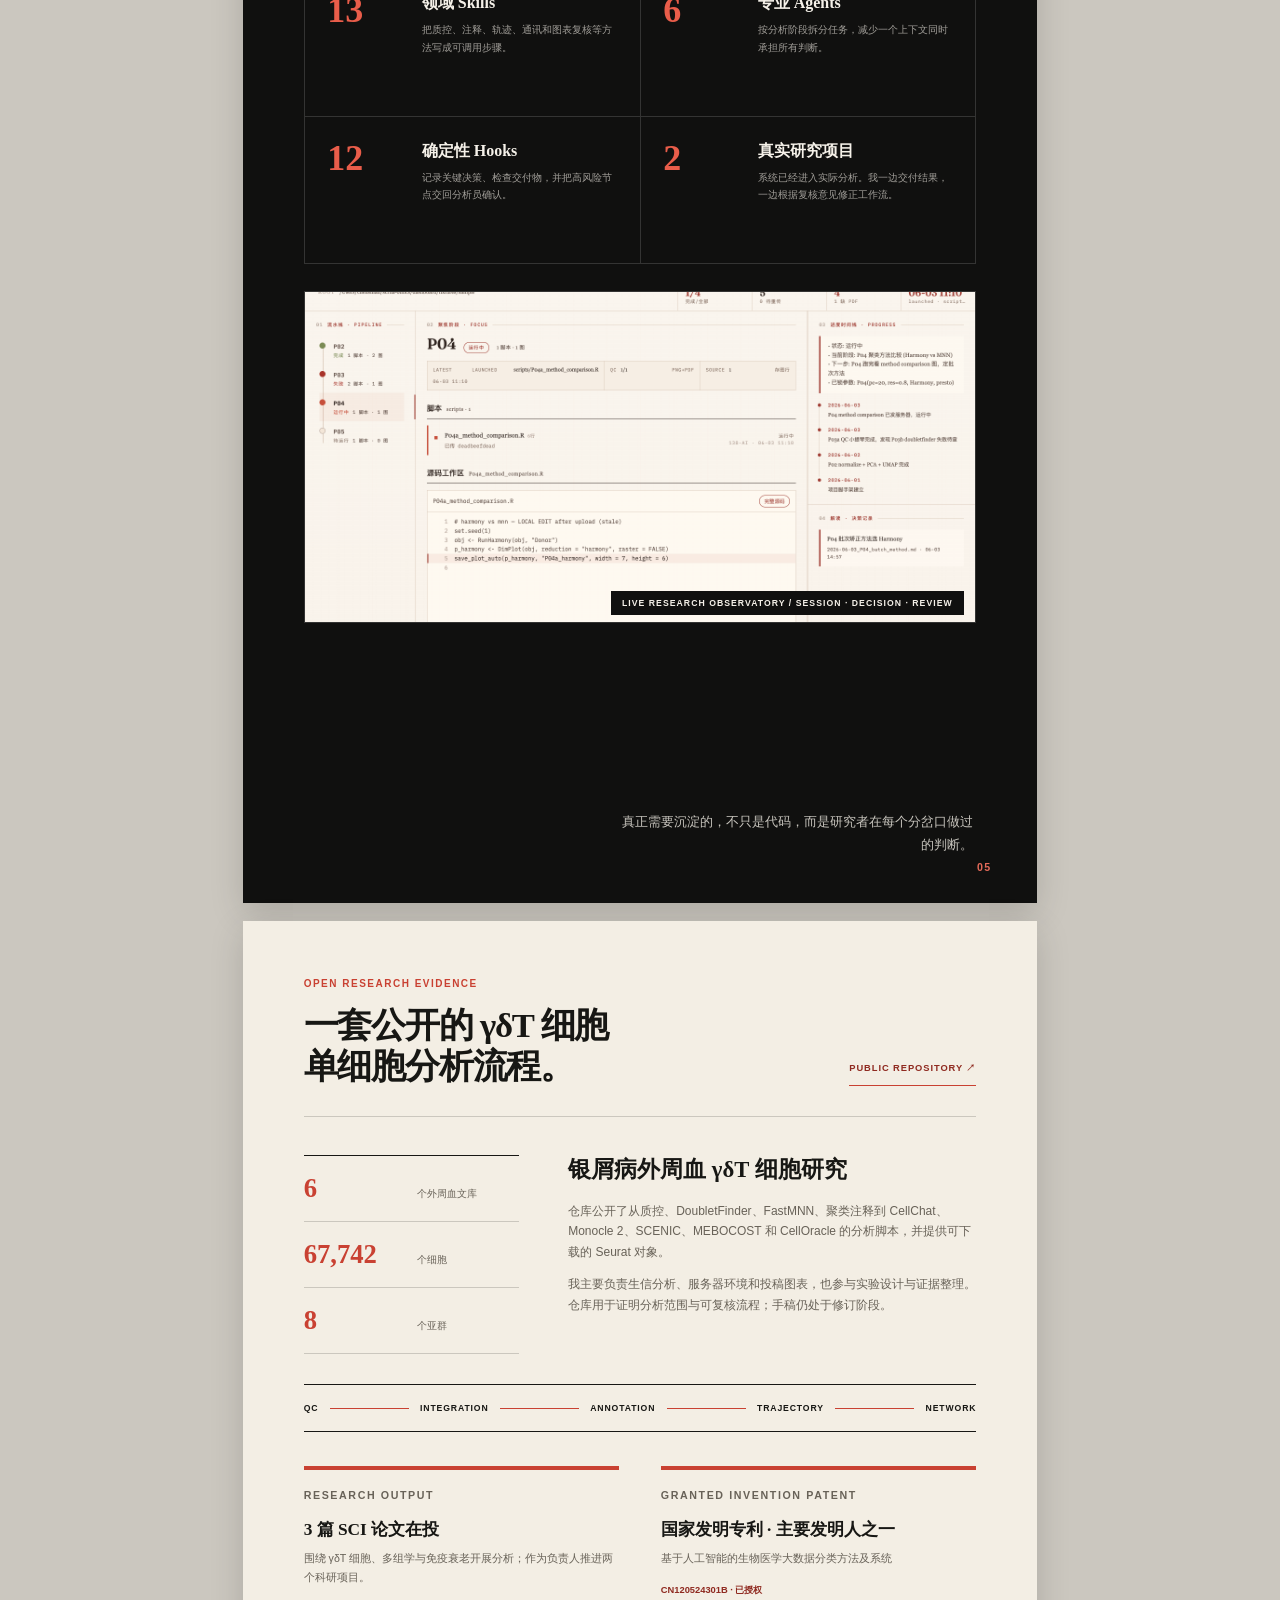
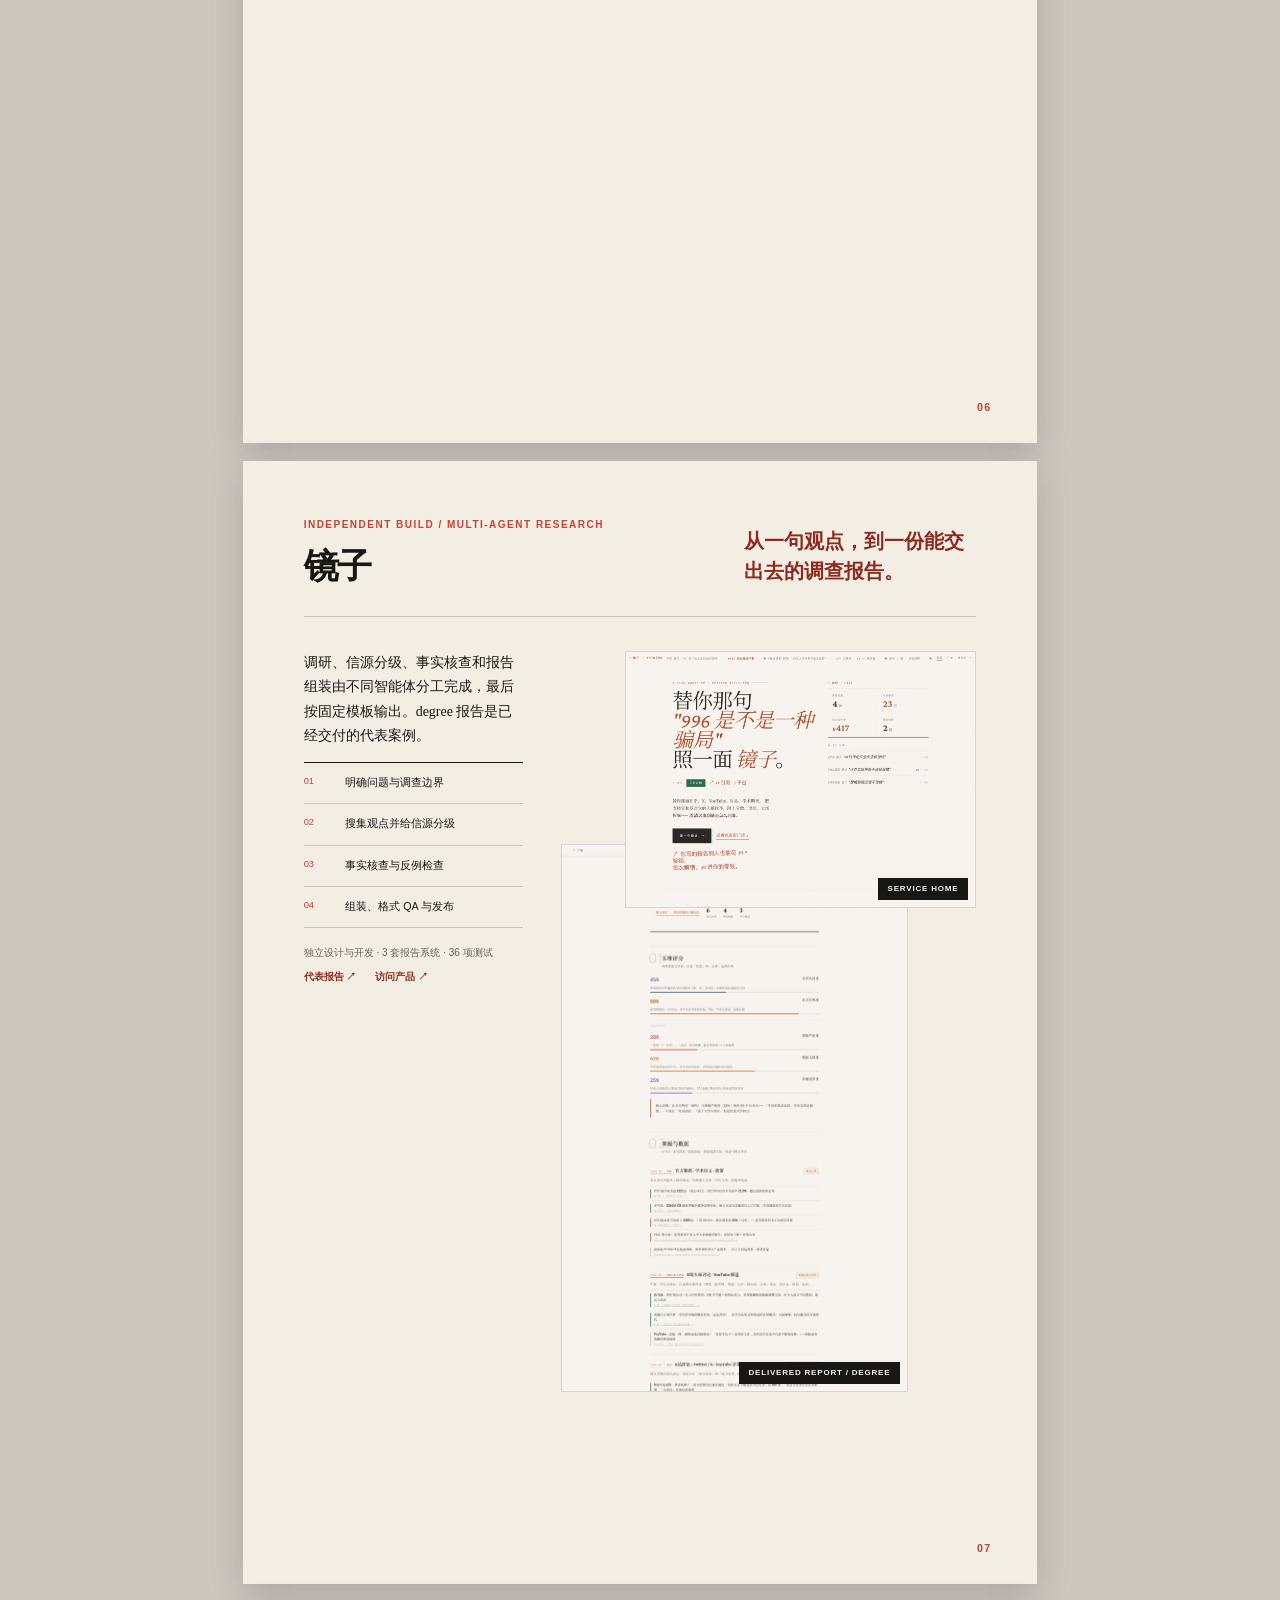
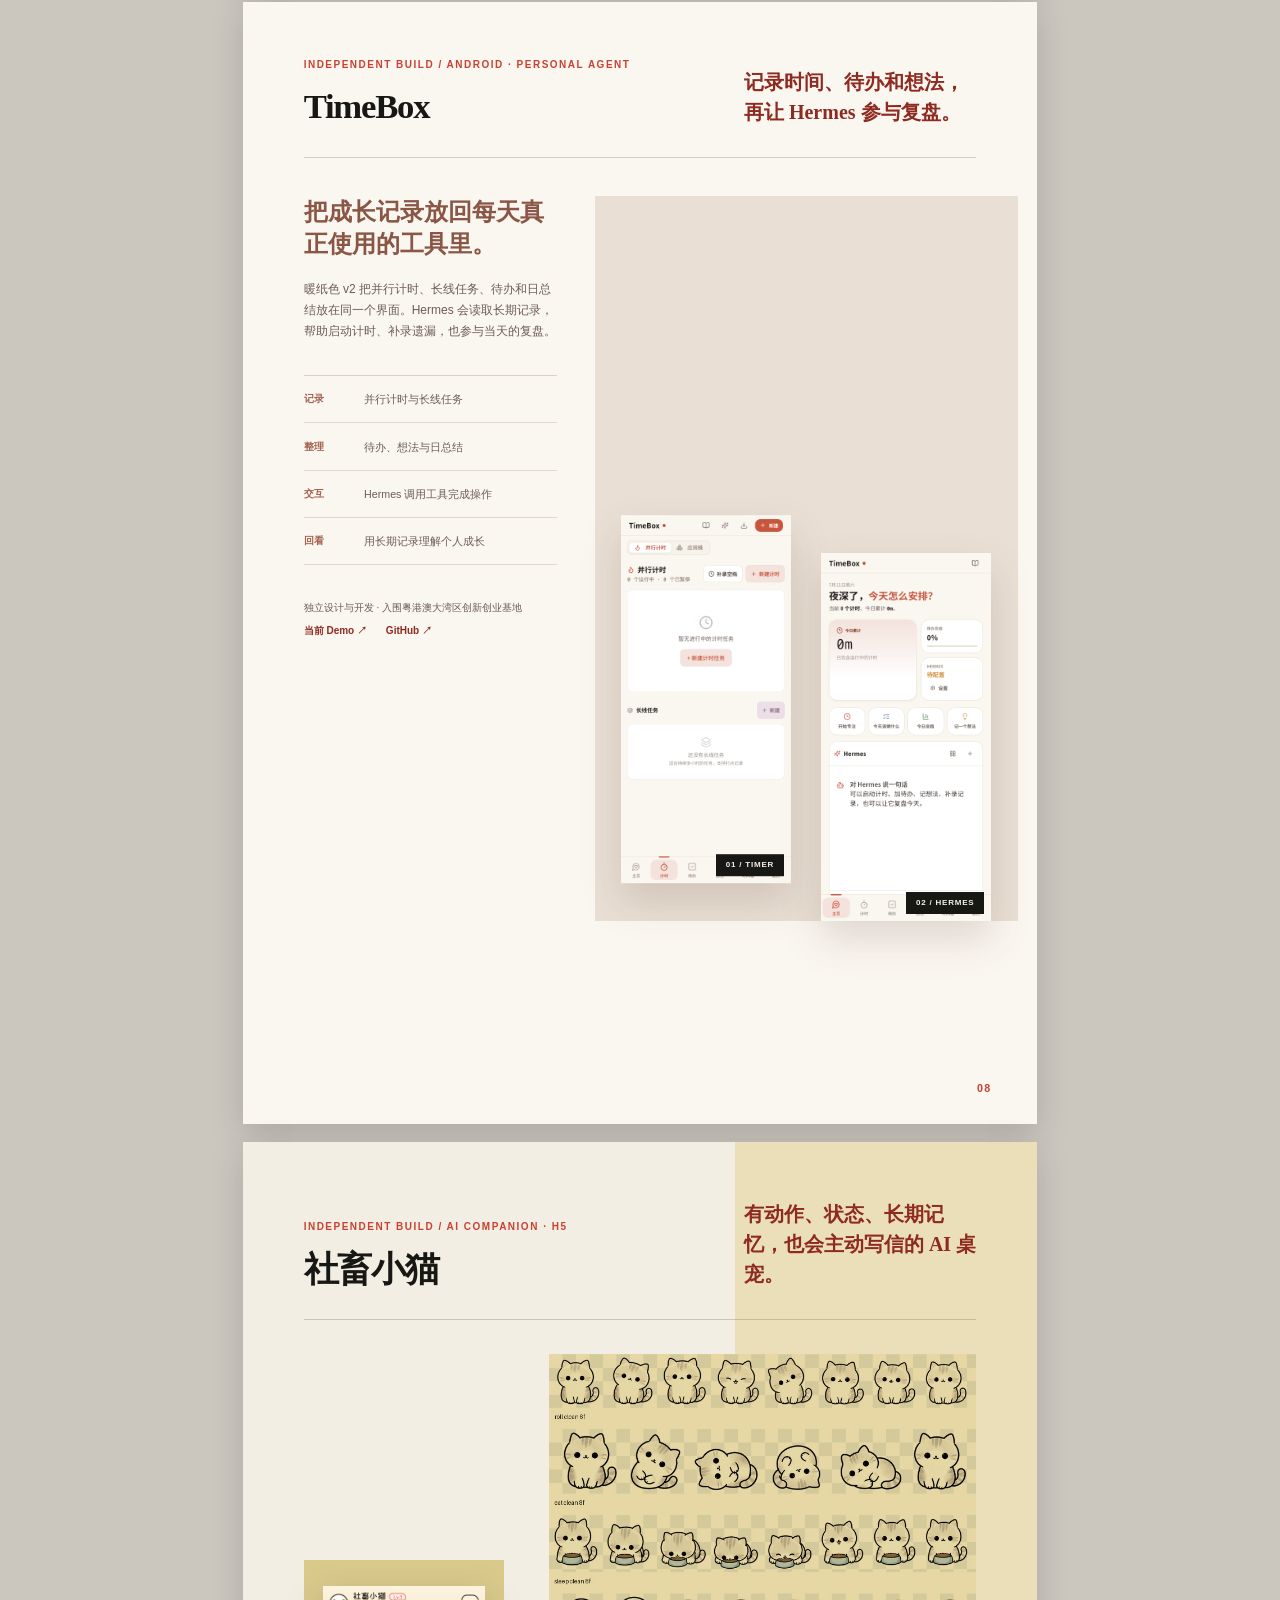
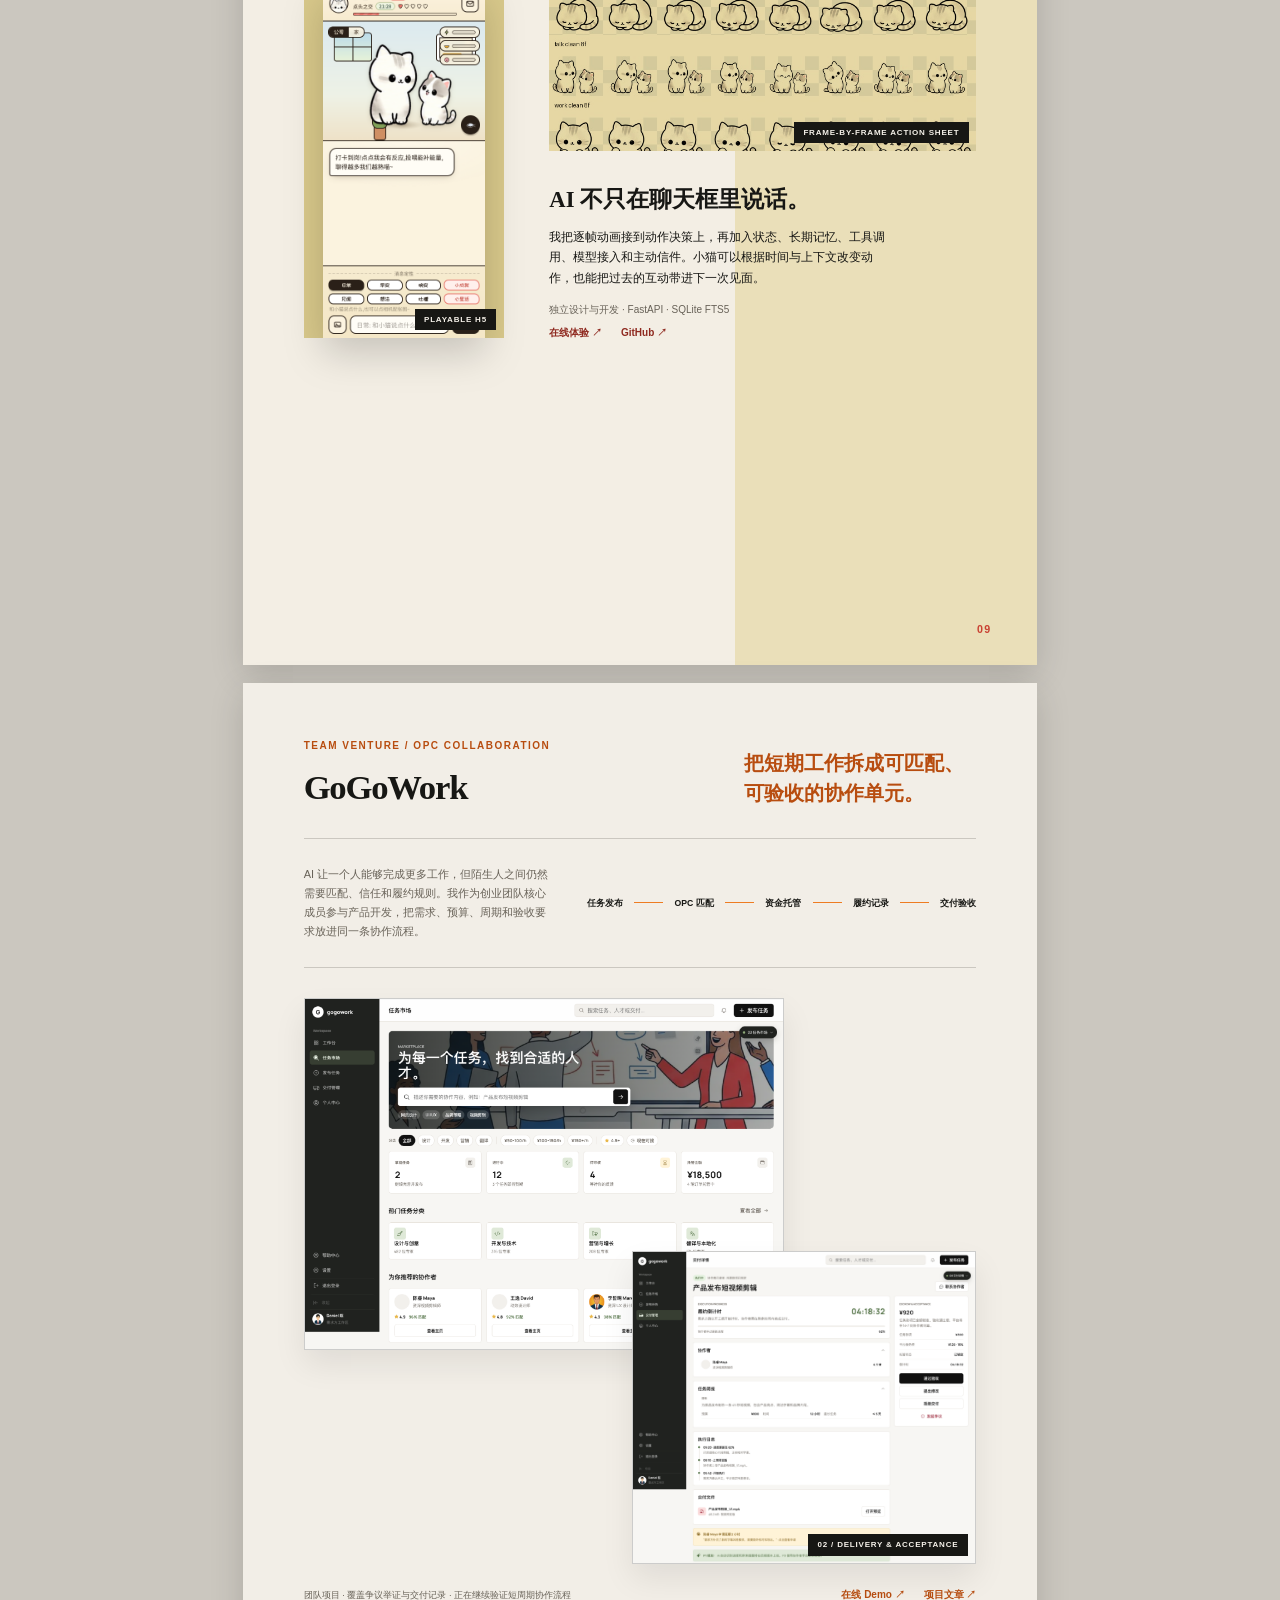
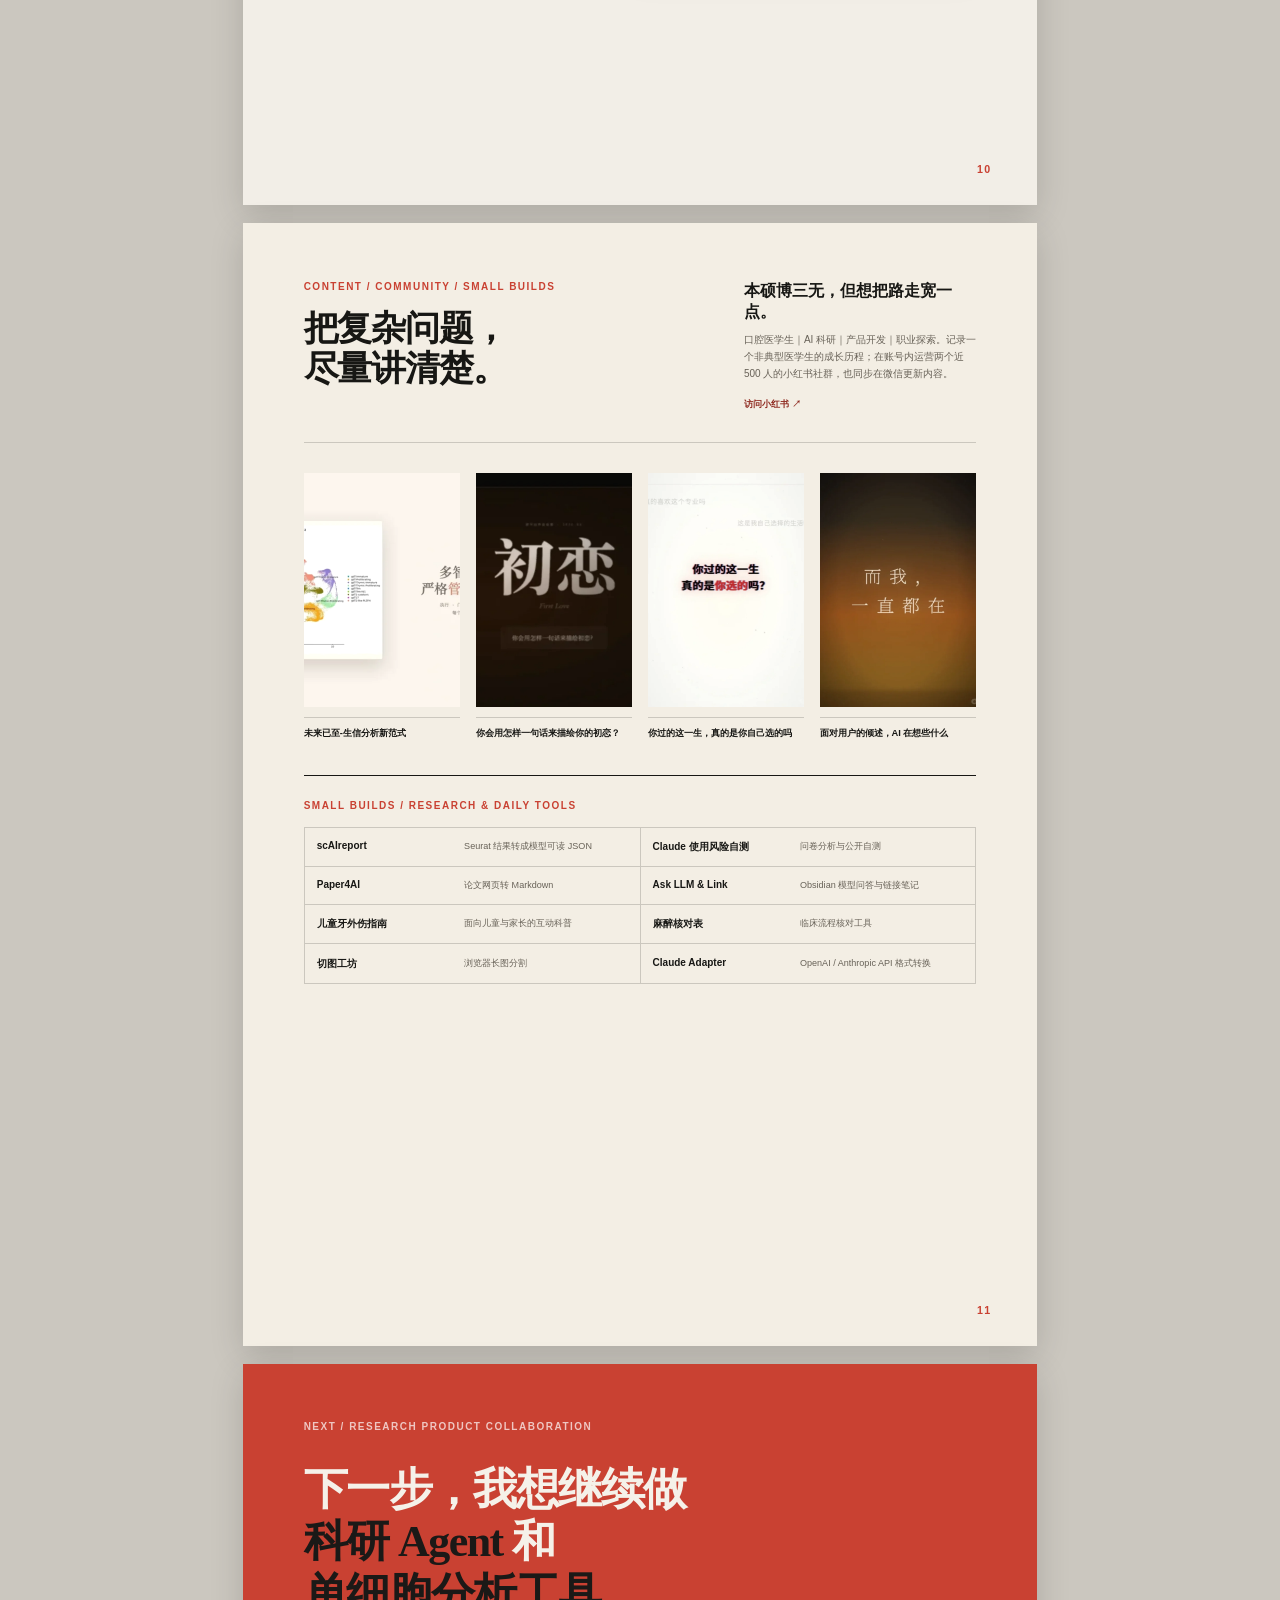
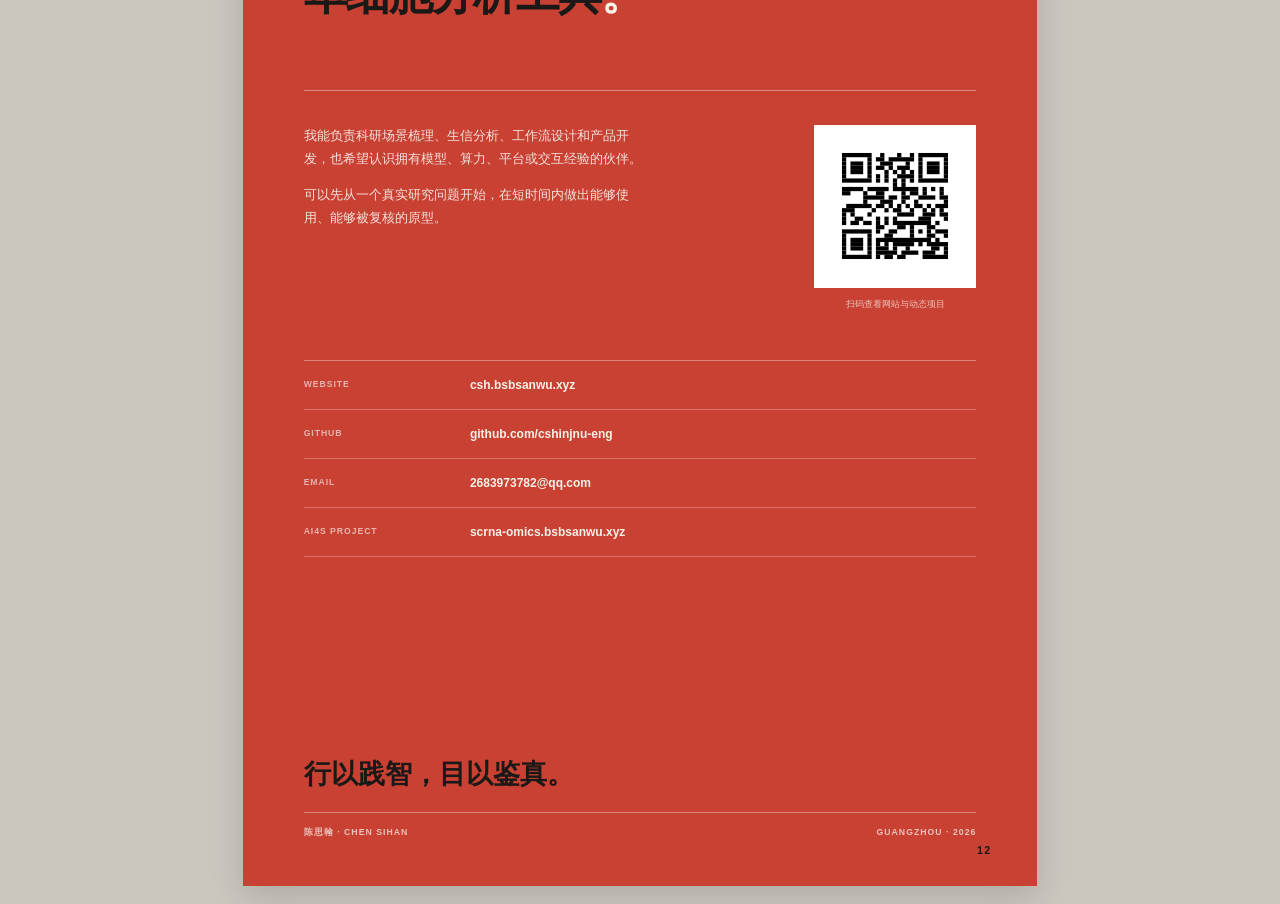
<file: portfolio-pdf/index.html>
<!doctype html>
<html lang="zh-CN">
  <head>
    <meta charset="UTF-8" />
    <meta name="viewport" content="width=device-width, initial-scale=1" />
    <title>陈思翰｜跨医学、科研与产品的独立构建者</title>
    <link rel="stylesheet" href="styles.css" />
  </head>
  <body>
    <main class="book">
      <section class="page page-cover" data-page="01">
        <div class="cover-meta">
          <span>PORTFOLIO / 2026</span>
          <span>GUANGZHOU · CHINA</span>
        </div>
        <div class="cover-copy">
          <p class="kicker">陈思翰 · CHEN SIHAN</p>
          <h1>跨医学、科研与产品的<br /><em>独立构建者</em></h1>
          <p class="cover-deck">
            口腔医学生，做 γδT
            细胞免疫衰老的生信分析；也把研究中反复出现的问题，写成能实际使用的工具。
          </p>
        </div>
        <figure class="cover-silhouette">
          <img
            src="../assets/brand/builder-silhouette.webp"
            alt="抽象生命科学构建者剪影"
          />
        </figure>
        <div class="cover-foot">
          <a href="https://csh.bsbsanwu.xyz">csh.bsbsanwu.xyz</a>
          <span>MEDICINE / RESEARCH / PRODUCT</span>
        </div>
        <span class="folio">01</span>
      </section>

      <section class="page page-profile" data-page="02">
        <header class="page-head">
          <div>
            <p class="kicker">PROFILE / ONE CONTINUOUS PATH</p>
            <h2>我的起点是医学，<br />后来一路走到数据和工具。</h2>
          </div>
          <p class="head-note">
            我关心的不是给自己增加多少标签，而是能不能把问题理解清楚，再把解决办法交付出去。
          </p>
        </header>

        <div class="profile-path">
          <article>
            <time>2024</time>
            <div>
              <h3>临床训练</h3>
              <p>
                曾在全英文环境中接受一年临床医学培养。动手之前先看对象、风险与使用场景，是那时留下的习惯。
              </p>
            </div>
          </article>
          <article>
            <time>2024—</time>
            <div>
              <h3>γδT 细胞与免疫衰老</h3>
              <p>
                在暨南大学系统生物医学系承担核心生信分析，也参与实验设计、服务器维护和多组学证据整理。
              </p>
            </div>
          </article>
          <article>
            <time>2025—</time>
            <div>
              <h3>口腔医学</h3>
              <p>
                现为暨南大学 2025
                级口腔医学专业学生。医学背景让我始终从真实使用者与科研问题出发。
              </p>
            </div>
          </article>
          <article>
            <time>2026—</time>
            <div>
              <h3>科研产品与创业协作</h3>
              <p>
                独立开发 scrna-omics、镜子、TimeBox
                和社畜小猫，并作为创业团队核心成员参与 GoGoWork。
              </p>
            </div>
          </article>
        </div>

        <div class="profile-evidence">
          <p><strong>3 篇</strong><span>SCI 论文在投</span></p>
          <p><strong>2 项</strong><span>负责推进的科研项目</span></p>
          <p><strong>1 项</strong><span>已授权国家发明专利</span></p>
          <p><strong>4 款</strong><span>独立开发的主要产品</span></p>
        </div>
        <span class="folio">02</span>
      </section>

      <section class="page page-path" data-page="03">
        <header class="page-head compact">
          <div>
            <p class="kicker">FROM RESEARCH TO PRODUCT</p>
            <h2>研究里反复卡住的地方，<br />后来有了工具。</h2>
          </div>
        </header>

        <div class="path-statement">
          <p>单细胞分析并不缺脚本。</p>
          <p class="accent">
            更难的是：为什么这样做、出了问题怎样回退、别人怎样接手。
          </p>
        </div>

        <div class="build-path">
          <article>
            <span>问题</span>
            <h3>先找判断断点</h3>
            <p>
              方法选择、阶段确认和图表复核最容易失去上下文，也最难靠一段脚本解决。
            </p>
          </article>
          <article>
            <span>试用</span>
            <h3>先在自己的项目里跑</h3>
            <p>
              流程只有在真实数据、真实截止日期和真实复核意见里，才会暴露问题。
            </p>
          </article>
          <article>
            <span>系统</span>
            <h3>把经验写进工作流</h3>
            <p>
              Skills 负责方法，Agents 负责阶段任务，Hooks
              留下记录并守住确定性检查。
            </p>
          </article>
          <article>
            <span>产品</span>
            <h3>让别人能看懂并接手</h3>
            <p>
              界面、报告和日志不是包装，而是让研究者知道系统做了什么、哪里需要确认。
            </p>
          </article>
        </div>

        <aside class="path-note">
          <b>我的工作方式</b>
          <p>
            先解决眼前的问题，再把能够复用的部分整理出来；关键节点仍由分析员判断。
          </p>
        </aside>
        <span class="folio">03</span>
      </section>

      <section class="page page-scrna page-dark" data-page="04">
        <header class="dark-head">
          <p class="kicker">SIGNATURE CROSSOVER / RESEARCH × PRODUCT</p>
          <h2>scrna-omics</h2>
          <p class="scrna-thesis">
            单细胞分析的方法、判断和复核记录，放进同一套工作流。
          </p>
        </header>

        <figure class="scrna-hero-frame">
          <img
            src="../assets/projects/scrna-hero.png"
            alt="scrna-omics 产品页面"
          />
          <figcaption>PRODUCT STORY / AI4S</figcaption>
        </figure>

        <div class="scrna-problem">
          <h3>为什么做</h3>
          <p>
            分析流程通常散落在脚本、聊天记录和个人经验里。代码能运行，不代表方法选择有依据，也不代表下一位研究者知道该从哪里复核。
          </p>
          <p>
            我希望把“做了什么、为什么这样做、下一步由谁确认”放在同一处，同时保留分析员对关键生物学判断的控制。
          </p>
        </div>
        <div class="dark-links">
          <a href="https://scrna-omics.bsbsanwu.xyz/">产品介绍 ↗</a>
          <a href="https://github.com/cshinjnu-eng/scrna-omics-investor-demo"
            >产品 Demo ↗</a
          >
        </div>
        <span class="folio light">04</span>
      </section>

      <section class="page page-scrna-system page-dark" data-page="05">
        <header class="system-head">
          <p class="kicker">HOW IT WORKS</p>
          <h2>
            不是让 Agent 替研究者判断，<br />而是让每次判断有来处、有记录。
          </h2>
        </header>

        <div class="system-flow">
          <article>
            <b>13</b>
            <div>
              <h3>领域 Skills</h3>
              <p>把质控、注释、轨迹、通讯和图表复核等方法写成可调用步骤。</p>
            </div>
          </article>
          <article>
            <b>6</b>
            <div>
              <h3>专业 Agents</h3>
              <p>按分析阶段拆分任务，减少一个上下文同时承担所有判断。</p>
            </div>
          </article>
          <article>
            <b>12</b>
            <div>
              <h3>确定性 Hooks</h3>
              <p>记录关键决策、检查交付物，并把高风险节点交回分析员确认。</p>
            </div>
          </article>
          <article>
            <b>2</b>
            <div>
              <h3>真实研究项目</h3>
              <p>
                系统已经进入实际分析。我一边交付结果，一边根据复核意见修正工作流。
              </p>
            </div>
          </article>
        </div>

        <figure class="scrna-dashboard-frame">
          <img
            src="../assets/projects/scrna-dashboard.png"
            alt="scrna-omics 科研观测台"
          />
          <figcaption>
            LIVE RESEARCH OBSERVATORY / SESSION · DECISION · REVIEW
          </figcaption>
        </figure>

        <blockquote>
          <p>真正需要沉淀的，不只是代码，而是研究者在每个分岔口做过的判断。</p>
        </blockquote>
        <span class="folio light">05</span>
      </section>

      <section class="page page-research" data-page="06">
        <header class="page-head research-head">
          <div>
            <p class="kicker">OPEN RESEARCH EVIDENCE</p>
            <h2>一套公开的 γδT 细胞<br />单细胞分析流程。</h2>
          </div>
          <a
            class="repo-mark"
            href="https://github.com/cshinjnu-eng/scRNA-seq-gdT-psoriasis"
            >PUBLIC REPOSITORY ↗</a
          >
        </header>

        <div class="research-core">
          <div class="research-numbers">
            <p><strong>6</strong><span>个外周血文库</span></p>
            <p><strong>67,742</strong><span>个细胞</span></p>
            <p><strong>8</strong><span>个亚群</span></p>
          </div>
          <div class="research-copy">
            <h3>银屑病外周血 γδT 细胞研究</h3>
            <p>
              仓库公开了从质控、DoubletFinder、FastMNN、聚类注释到
              CellChat、Monocle 2、SCENIC、MEBOCOST 和 CellOracle
              的分析脚本，并提供可下载的 Seurat 对象。
            </p>
            <p>
              我主要负责生信分析、服务器环境和投稿图表，也参与实验设计与证据整理。仓库用于证明分析范围与可复核流程；手稿仍处于修订阶段。
            </p>
          </div>
        </div>

        <div class="research-trace">
          <span>QC</span><i></i><span>INTEGRATION</span><i></i
          ><span>ANNOTATION</span><i></i><span>TRAJECTORY</span><i></i
          ><span>NETWORK</span>
        </div>

        <div class="research-evidence-row">
          <article>
            <p class="label">RESEARCH OUTPUT</p>
            <h3>3 篇 SCI 论文在投</h3>
            <p>
              围绕 γδT
              细胞、多组学与免疫衰老开展分析；作为负责人推进两个科研项目。
            </p>
          </article>
          <article>
            <p class="label">GRANTED INVENTION PATENT</p>
            <h3>国家发明专利 · 主要发明人之一</h3>
            <p>基于人工智能的生物医学大数据分类方法及系统</p>
            <a href="https://pss-system.cponline.cnipa.gov.cn/"
              >CN120524301B · 已授权</a
            >
          </article>
        </div>
        <span class="folio">06</span>
      </section>

      <section class="page page-mirror" data-page="07">
        <header class="case-head">
          <div>
            <p class="kicker">INDEPENDENT BUILD / MULTI-AGENT RESEARCH</p>
            <h2>镜子</h2>
          </div>
          <p class="case-lead">从一句观点，到一份能交出去的调查报告。</p>
        </header>

        <div class="mirror-layout">
          <div class="mirror-copy">
            <p>
              调研、信源分级、事实核查和报告组装由不同智能体分工完成，最后按固定模板输出。degree
              报告是已经交付的代表案例。
            </p>
            <ol>
              <li><span>01</span>明确问题与调查边界</li>
              <li><span>02</span>搜集观点并给信源分级</li>
              <li><span>03</span>事实核查与反例检查</li>
              <li><span>04</span>组装、格式 QA 与发布</li>
            </ol>
            <p class="role">独立设计与开发 · 3 套报告系统 · 36 项测试</p>
            <div class="case-links">
              <a href="https://mirror-opinion.bsbsanwu.xyz/r/degree/"
                >代表报告 ↗</a
              >
              <a href="https://mirror-opinion.bsbsanwu.xyz/">访问产品 ↗</a>
            </div>
          </div>
          <div class="mirror-visual">
            <figure class="mirror-home-frame">
              <img
                src="../assets/projects/mirror-home.png"
                alt="镜子产品首页"
              />
              <figcaption>SERVICE HOME</figcaption>
            </figure>
            <figure class="mirror-report-frame">
              <img
                src="../assets/projects/mirror-degree.png"
                alt="镜子 degree 调查报告"
              />
              <figcaption>DELIVERED REPORT / DEGREE</figcaption>
            </figure>
          </div>
        </div>
        <span class="folio">07</span>
      </section>

      <section class="page page-timebox" data-page="08">
        <header class="case-head">
          <div>
            <p class="kicker">INDEPENDENT BUILD / ANDROID · PERSONAL AGENT</p>
            <h2>TimeBox</h2>
          </div>
          <p class="case-lead">记录时间、待办和想法，再让 Hermes 参与复盘。</p>
        </header>

        <div class="timebox-layout">
          <div class="timebox-copy">
            <h3>把成长记录放回每天真正使用的工具里。</h3>
            <p>
              暖纸色 v2 把并行计时、长线任务、待办和日总结放在同一个界面。Hermes
              会读取长期记录，帮助启动计时、补录遗漏，也参与当天的复盘。
            </p>
            <dl>
              <div>
                <dt>记录</dt>
                <dd>并行计时与长线任务</dd>
              </div>
              <div>
                <dt>整理</dt>
                <dd>待办、想法与日总结</dd>
              </div>
              <div>
                <dt>交互</dt>
                <dd>Hermes 调用工具完成操作</dd>
              </div>
              <div>
                <dt>回看</dt>
                <dd>用长期记录理解个人成长</dd>
              </div>
            </dl>
            <p class="role">独立设计与开发 · 入围粤港澳大湾区创新创业基地</p>
            <div class="case-links">
              <a href="https://timebox-private.bsbsanwu.xyz/">当前 Demo ↗</a>
              <a href="https://github.com/cshinjnu-eng/timebox-release"
                >GitHub ↗</a
              >
            </div>
          </div>
          <div class="timebox-phones">
            <figure>
              <img
                src="../assets/projects/timebox-timer-v2.png"
                alt="TimeBox v2 并行计时界面"
              />
              <figcaption>01 / TIMER</figcaption>
            </figure>
            <figure>
              <img
                src="../assets/projects/timebox-ai-v2.png"
                alt="TimeBox v2 Hermes 与成长记录界面"
              />
              <figcaption>02 / HERMES</figcaption>
            </figure>
          </div>
        </div>
        <span class="folio">08</span>
      </section>

      <section class="page page-cat" data-page="09">
        <header class="case-head">
          <div>
            <p class="kicker">INDEPENDENT BUILD / AI COMPANION · H5</p>
            <h2>社畜小猫</h2>
          </div>
          <p class="case-lead">
            有动作、状态、长期记忆，也会主动写信的 AI 桌宠。
          </p>
        </header>

        <div class="cat-layout">
          <figure class="cat-phone">
            <img
              src="../assets/projects/cat-interface.png"
              alt="社畜小猫 H5 界面"
            />
            <figcaption>PLAYABLE H5</figcaption>
          </figure>
          <div class="cat-main">
            <figure class="cat-actions">
              <img
                src="../assets/projects/cat-actions.jpg"
                alt="社畜小猫逐帧动作素材"
              />
              <figcaption>FRAME-BY-FRAME ACTION SHEET</figcaption>
            </figure>
            <div class="cat-copy">
              <h3>AI 不只在聊天框里说话。</h3>
              <p>
                我把逐帧动画接到动作决策上，再加入状态、长期记忆、工具调用、模型接入和主动信件。小猫可以根据时间与上下文改变动作，也能把过去的互动带进下一次见面。
              </p>
              <p class="role">独立设计与开发 · FastAPI · SQLite FTS5</p>
              <div class="case-links">
                <a href="https://zjc.bsbsanwu.xyz/">在线体验 ↗</a>
                <a href="https://github.com/cshinjnu-eng/shechu-xiaomao"
                  >GitHub ↗</a
                >
              </div>
            </div>
          </div>
        </div>
        <span class="folio">09</span>
      </section>

      <section class="page page-gogowork" data-page="10">
        <header class="case-head">
          <div>
            <p class="kicker">TEAM VENTURE / OPC COLLABORATION</p>
            <h2>GoGoWork</h2>
          </div>
          <p class="case-lead">把短期工作拆成可匹配、可验收的协作单元。</p>
        </header>

        <div class="gogo-copy">
          <p>
            AI
            让一个人能够完成更多工作，但陌生人之间仍然需要匹配、信任和履约规则。我作为创业团队核心成员参与产品开发，把需求、预算、周期和验收要求放进同一条协作流程。
          </p>
          <div class="gogo-flow">
            <span>任务发布</span><i></i><span>OPC 匹配</span><i></i
            ><span>资金托管</span><i></i><span>履约记录</span><i></i
            ><span>交付验收</span>
          </div>
        </div>

        <div class="gogo-visuals">
          <figure class="gogo-market">
            <img
              src="../assets/projects/gogowork-marketplace.png"
              alt="GoGoWork PC 原型任务市场"
            />
            <figcaption>01 / TASK MARKETPLACE</figcaption>
          </figure>
          <figure class="gogo-delivery">
            <img
              src="../assets/projects/gogowork-delivery.png"
              alt="GoGoWork PC 原型交付与履约详情"
            />
            <figcaption>02 / DELIVERY &amp; ACCEPTANCE</figcaption>
          </figure>
        </div>

        <footer class="gogo-foot">
          <p>团队项目 · 覆盖争议举证与交付记录 · 正在继续验证短周期协作流程</p>
          <div class="case-links">
            <a href="http://123.57.69.101/pc/">在线 Demo ↗</a>
            <a href="https://mp.weixin.qq.com/s/SlfiV_kPU5RST9fHOxSfCg"
              >项目文章 ↗</a
            >
          </div>
        </footer>
        <span class="folio">10</span>
      </section>

      <section class="page page-media" data-page="11">
        <header class="media-head">
          <div>
            <p class="kicker">CONTENT / COMMUNITY / SMALL BUILDS</p>
            <h2>把复杂问题，<br />尽量讲清楚。</h2>
          </div>
          <div class="media-profile-copy">
            <h3>本硕博三无，但想把路走宽一点。</h3>
            <p>
              口腔医学生｜AI
              科研｜产品开发｜职业探索。记录一个非典型医学生的成长历程；在账号内运营两个近
              500 人的小红书社群，也同步在微信更新内容。
            </p>
            <a href="https://www.xiaohongshu.com/user/profile/94105594898"
              >访问小红书 ↗</a
            >
          </div>
        </header>

        <div class="video-strip">
          <a href="https://www.xiaohongshu.com/explore/6a23b6a7000000003502f93f"
            ><img
              src="../assets/media/xhs-scrna.webp"
              alt="未来已至-生信分析新范式视频封面"
            /><span>未来已至-生信分析新范式</span></a
          >
          <a href="https://www.xiaohongshu.com/explore/6a0d05180000000036001c6d"
            ><img
              src="../assets/media/xhs-first-love.webp"
              alt="你会用怎样一句话来描绘你的初恋视频封面"
            /><span>你会用怎样一句话来描绘你的初恋？</span></a
          >
          <a href="https://www.xiaohongshu.com/explore/6a095879000000003501fbf5"
            ><img
              src="../assets/media/xhs-destiny.webp"
              alt="你过的这一生真的是你自己选的吗视频封面"
            /><span>你过的这一生，真的是你自己选的吗</span></a
          >
          <a href="https://www.xiaohongshu.com/explore/6a06ab44000000003502052f"
            ><img
              src="../assets/media/xhs-llm-story.webp"
              alt="面对用户的倾述 AI 在想些什么视频封面"
            /><span>面对用户的倾述，AI 在想些什么</span></a
          >
        </div>

        <div class="small-builds">
          <p class="label">SMALL BUILDS / RESEARCH &amp; DAILY TOOLS</p>
          <div class="build-index">
            <a href="https://github.com/cshinjnu-eng/scAIreport"
              ><b>scAIreport</b><span>Seurat 结果转成模型可读 JSON</span></a
            >
            <a href="http://claude-risk.bsbsanwu.xyz"
              ><b>Claude 使用风险自测</b><span>问卷分析与公开自测</span></a
            >
            <a href="https://github.com/cshinjnu-eng/paper4ai"
              ><b>Paper4AI</b><span>论文网页转 Markdown</span></a
            >
            <a href="https://github.com/cshinjnu-eng/obsidian-ask-llm-link"
              ><b>Ask LLM &amp; Link</b
              ><span>Obsidian 模型问答与链接笔记</span></a
            >
            <a href="https://github.com/cshinjnu-eng/dental-trauma-kids-guide"
              ><b>儿童牙外伤指南</b><span>面向儿童与家长的互动科普</span></a
            >
            <a href="https://github.com/cshinjnu-eng/anesthesia-checklist"
              ><b>麻醉核对表</b><span>临床流程核对工具</span></a
            >
            <a href="https://github.com/cshinjnu-eng/image-slicer-web"
              ><b>切图工坊</b><span>浏览器长图分割</span></a
            >
            <a href="https://github.com/cshinjnu-eng/claude-adapter"
              ><b>Claude Adapter</b
              ><span>OpenAI / Anthropic API 格式转换</span></a
            >
          </div>
        </div>
        <span class="folio">11</span>
      </section>

      <section class="page page-contact" data-page="12">
        <div class="contact-top">
          <p class="kicker">NEXT / RESEARCH PRODUCT COLLABORATION</p>
          <h2>
            下一步，我想继续做<br /><em>科研 Agent</em> 和<br /><em
              >单细胞分析工具</em
            >。
          </h2>
        </div>

        <div class="contact-body">
          <div class="contact-copy">
            <p>
              我能负责科研场景梳理、生信分析、工作流设计和产品开发，也希望认识拥有模型、算力、平台或交互经验的伙伴。
            </p>
            <p>
              可以先从一个真实研究问题开始，在短时间内做出能够使用、能够被复核的原型。
            </p>
          </div>
          <figure class="contact-qr">
            <img src="../assets/brand/portfolio-qr.svg" alt="个人网站二维码" />
            <figcaption>扫码查看网站与动态项目</figcaption>
          </figure>
        </div>

        <div class="contact-ledger">
          <a href="https://csh.bsbsanwu.xyz"
            ><span>WEBSITE</span><b>csh.bsbsanwu.xyz</b></a
          >
          <a href="https://github.com/cshinjnu-eng"
            ><span>GITHUB</span><b>github.com/cshinjnu-eng</b></a
          >
          <a href="mailto:2683973782@qq.com"
            ><span>EMAIL</span><b>2683973782@qq.com</b></a
          >
          <a href="https://scrna-omics.bsbsanwu.xyz"
            ><span>AI4S PROJECT</span><b>scrna-omics.bsbsanwu.xyz</b></a
          >
        </div>

        <blockquote class="signature">行以践智，目以鉴真。</blockquote>
        <div class="contact-foot">
          <span>陈思翰 · CHEN SIHAN</span><span>GUANGZHOU · 2026</span>
        </div>
        <span class="folio">12</span>
      </section>
    </main>
  </body>
</html>
</file>
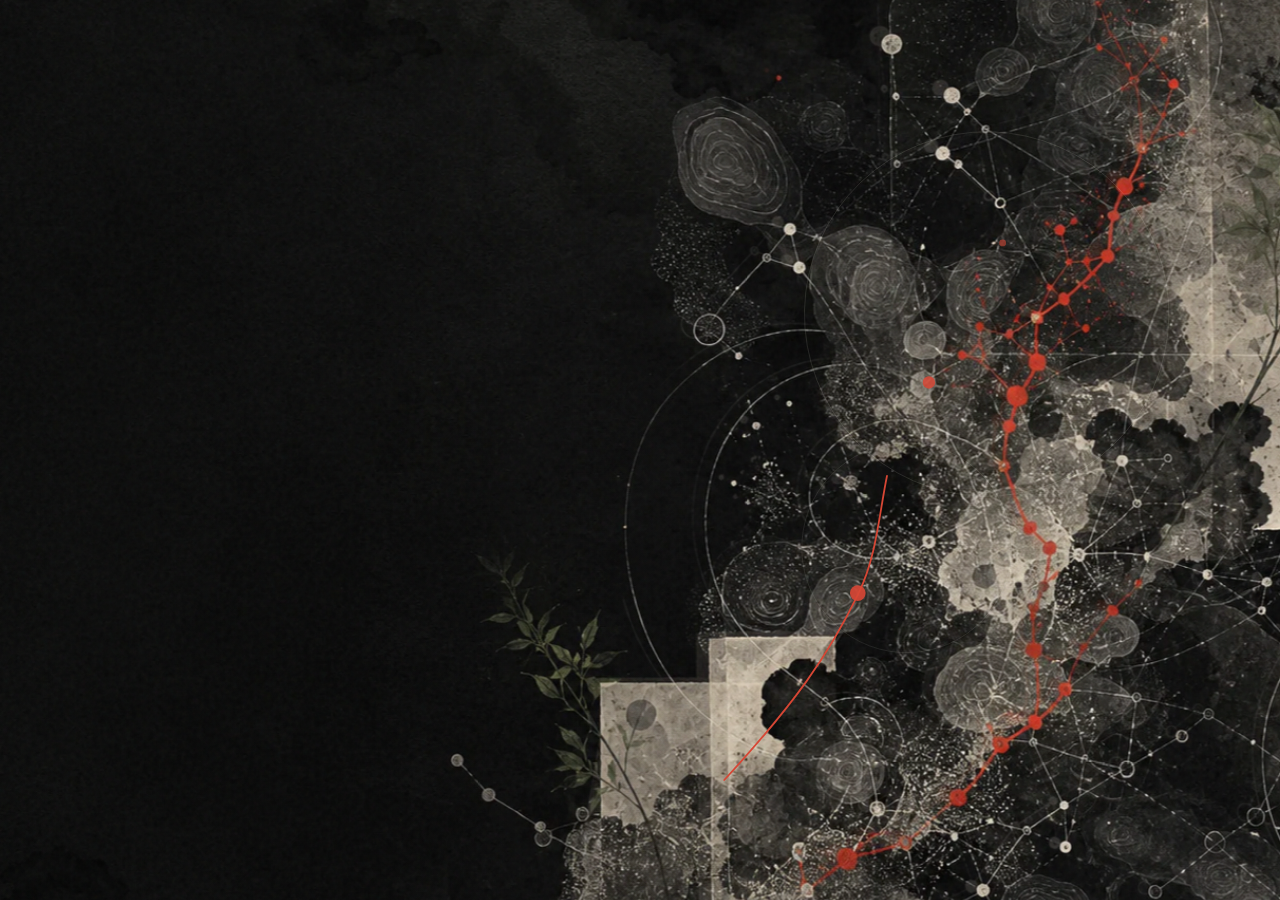
<file: motion/hero-loop.html>
<!doctype html>
<html lang="en">
  <head>
    <meta charset="UTF-8" />
    <meta name="viewport" content="width=device-width, initial-scale=1.0" />
    <title>Hero Atlas Loop</title>
    <style>
      * {
        box-sizing: border-box;
      }

      html,
      body {
        width: 100%;
        height: 100%;
        margin: 0;
        overflow: hidden;
        background: #0c0e0c;
      }

      .scene {
        position: relative;
        width: 100vw;
        height: 100vh;
        overflow: hidden;
        background: #0c0e0c;
      }

      .atlas,
      .echo {
        position: absolute;
        inset: -4%;
        width: 108%;
        height: 108%;
        object-fit: cover;
        will-change: transform, opacity;
      }

      .echo {
        opacity: 0.15;
        mix-blend-mode: screen;
        clip-path: polygon(57% 0, 100% 0, 100% 100%, 45% 100%);
        filter: contrast(1.15) saturate(0.8);
      }

      svg {
        position: absolute;
        inset: 0;
        width: 100%;
        height: 100%;
      }

      .orbit {
        fill: none;
        stroke: rgba(243, 239, 229, 0.2);
        stroke-width: 1;
      }

      .trace {
        fill: none;
        stroke: #d84432;
        stroke-width: 2;
        stroke-linecap: round;
        stroke-dasharray: 0 1;
        pathlength: 1;
      }

      .pulse {
        fill: #d84432;
        transform-box: fill-box;
        transform-origin: center;
      }

      .grain {
        position: absolute;
        inset: 0;
        opacity: 0.09;
        background-image: url("data:image/svg+xml,%3Csvg viewBox='0 0 180 180' xmlns='http://www.w3.org/2000/svg'%3E%3Cfilter id='n'%3E%3CfeTurbulence type='fractalNoise' baseFrequency='.9' numOctaves='4' stitchTiles='stitch'/%3E%3C/filter%3E%3Crect width='100%25' height='100%25' filter='url(%23n)' opacity='.5'/%3E%3C/svg%3E");
      }

      .shade {
        position: absolute;
        inset: 0;
        background: linear-gradient(
          90deg,
          rgba(8, 9, 8, 0.44),
          transparent 58%
        );
      }
    </style>
  </head>
  <body>
    <div class="scene">
      <img class="atlas" src="../assets/brand/hero-atlas.webp" alt="" />
      <img class="echo" src="../assets/brand/hero-atlas.webp" alt="" />
      <svg viewBox="0 0 1440 810" aria-hidden="true">
        <circle class="orbit orbit-a" cx="1110" cy="252" r="205" />
        <circle class="orbit orbit-b" cx="1020" cy="515" r="118" />
        <path
          class="trace"
          pathLength="1"
          d="M802 790 C 890 696, 930 640, 966 566 S 982 402, 1045 329 S 1118 178, 1220 36"
        />
        <circle class="pulse pulse-a" cx="965" cy="566" r="7" />
        <circle class="pulse pulse-b" cx="1045" cy="329" r="6" />
        <circle class="pulse pulse-c" cx="1128" cy="172" r="5" />
      </svg>
      <div class="shade"></div>
      <div class="grain"></div>
    </div>
    <script>
      const atlas = document.querySelector(".atlas");
      const echo = document.querySelector(".echo");
      const trace = document.querySelector(".trace");
      const orbits = [...document.querySelectorAll(".orbit")];
      const pulses = [...document.querySelectorAll(".pulse")];
      const duration = 8000;

      window.__renderAt = (time) => {
        const progress = (time % duration) / duration;
        const phase = progress * Math.PI * 2;
        const x = Math.sin(phase) * 9;
        const y = Math.cos(phase) * 6;
        const scale = 1.02 + (Math.sin(phase - Math.PI / 2) + 1) * 0.006;
        atlas.style.transform = `translate3d(${x}px, ${y}px, 0) scale(${scale})`;
        echo.style.transform = `translate3d(${-x * 0.75}px, ${-y * 0.75}px, 0) scale(${1.025 + Math.cos(phase) * 0.004})`;
        echo.style.opacity = String(0.1 + (Math.sin(phase) + 1) * 0.035);

        const visible = 0.58 + Math.sin(phase - Math.PI / 2) * 0.22;
        trace.style.strokeDasharray = `${visible} ${1 - visible}`;
        trace.style.strokeDashoffset = String(-progress * 0.14);

        orbits.forEach((orbit, index) => {
          const amount = index ? -2.2 : 1.5;
          orbit.style.transform = `rotate(${Math.sin(phase) * amount}deg)`;
          orbit.style.transformOrigin = `${orbit.getAttribute("cx")}px ${orbit.getAttribute("cy")}px`;
          orbit.style.opacity = String(0.55 + Math.cos(phase + index) * 0.18);
        });

        pulses.forEach((pulse, index) => {
          const pulsePhase = phase + index * 1.7;
          const pulseScale = 0.75 + (Math.sin(pulsePhase) + 1) * 0.28;
          pulse.style.transform = `scale(${pulseScale})`;
          pulse.style.opacity = String(0.55 + (Math.sin(pulsePhase) + 1) * 0.2);
        });
      };

      function animate(time) {
        window.__renderAt(time);
        requestAnimationFrame(animate);
      }

      requestAnimationFrame(animate);
    </script>
  </body>
</html>
</file>
<file: styles/tokens.css>
:root {
  --paper: #f3efe5;
  --paper-deep: #e7e0d2;
  --ink: #141513;
  --ink-soft: #302f2a;
  --muted: #6f6b62;
  --line: rgba(20, 21, 19, 0.18);
  --line-light: rgba(255, 255, 255, 0.18);
  --red: #d84432;
  --red-bright: #f05843;
  --green: #315746;
  --cream: #faf6ed;
  --serif: "Noto Serif SC", serif;
  --display: "Readex Pro", "Noto Sans SC", sans-serif;
  --sans: "Noto Sans SC", sans-serif;
  --mono: "IBM Plex Mono", monospace;
  --hand: "LXGW WenKai", cursive;
  --page: min(1440px, calc(100vw - 64px));
  --section-space: clamp(96px, 11vw, 168px);
  --radius-media: 16px;
  --ease-out: cubic-bezier(0.22, 1, 0.36, 1);
}
</file>
<file: styles/base.css>
*,
*::before,
*::after {
  box-sizing: border-box;
}

html {
  min-height: 100%;
  scroll-behavior: smooth;
  background: var(--paper);
}

body {
  min-height: 100%;
  margin: 0;
  overflow-x: hidden;
  background: var(--paper);
  color: var(--ink);
  font-family: var(--sans);
  line-height: 1.75;
  text-rendering: optimizeLegibility;
  -webkit-font-smoothing: antialiased;
}

body.has-dialog {
  overflow: hidden;
}

img,
video {
  display: block;
  max-width: 100%;
}

a {
  color: inherit;
  text-decoration: none;
}

button {
  color: inherit;
  font: inherit;
}

.mobile-only {
  display: none;
}

a:focus-visible,
button:focus-visible {
  outline: 2px solid var(--red-bright);
  outline-offset: 3px;
}

.page-progress {
  position: fixed;
  z-index: 500;
  top: 0;
  left: 0;
  width: var(--page-progress, 0%);
  height: 3px;
  background: var(--red);
}

.site-nav {
  position: fixed;
  z-index: 300;
  top: 18px;
  left: 50%;
  display: grid;
  width: min(920px, calc(100vw - 40px));
  min-height: 54px;
  grid-template-columns: 1fr auto 1fr;
  align-items: center;
  padding: 0 20px;
  border: 1px solid rgba(255, 255, 255, 0.25);
  border-radius: 999px;
  background: rgba(20, 21, 19, 0.72);
  color: white;
  backdrop-filter: blur(18px) saturate(120%);
  transform: translateX(-50%);
  transition:
    background 240ms ease,
    border-color 240ms ease;
}

.site-nav.is-light {
  border-color: rgba(20, 21, 19, 0.18);
  background: rgba(243, 239, 229, 0.85);
  color: var(--ink);
}

.nav-name {
  justify-self: start;
  font-family: var(--serif);
  font-weight: 900;
}

.site-nav nav {
  display: flex;
  gap: 24px;
}

.site-nav nav a,
.nav-cta {
  font-family: var(--mono);
  font-size: 9px;
  letter-spacing: 0.08em;
}

.site-nav nav a {
  color: currentColor;
  opacity: 0.65;
  transition: opacity 180ms ease;
}

.site-nav nav a:hover {
  opacity: 1;
}

.nav-cta {
  display: flex;
  align-items: center;
  gap: 8px;
  justify-self: end;
}

.nav-cta i {
  width: 6px;
  height: 6px;
  border-radius: 50%;
  background: #79b88b;
}

.section-index {
  display: flex;
  gap: 12px;
  align-items: flex-start;
  color: var(--muted);
  font-family: var(--mono);
  font-size: 9px;
  letter-spacing: 0.14em;
}

.section-index span {
  color: var(--red);
}

.section-index p {
  margin: 0;
}

.section-index.light {
  color: rgba(255, 255, 255, 0.46);
}

.eyebrow {
  margin: 0 0 18px;
  color: var(--red);
  font-family: var(--mono);
  font-size: 9px;
  letter-spacing: 0.17em;
}

.button {
  display: inline-flex;
  min-height: 44px;
  align-items: center;
  padding: 0 20px;
  border-radius: 999px;
  font-size: 11px;
  font-weight: 700;
  transition:
    background 180ms ease,
    color 180ms ease,
    transform 180ms ease;
}

.button:hover {
  transform: translateY(-2px);
}

.button-light {
  background: var(--cream);
  color: var(--ink);
}

.text-link {
  padding-bottom: 3px;
  border-bottom: 1px solid rgba(255, 255, 255, 0.45);
  color: white;
  font-size: 11px;
}

.dark-link {
  border-color: rgba(20, 21, 19, 0.4);
  color: var(--ink);
}

.link-row {
  display: flex;
  flex-wrap: wrap;
  gap: 18px;
  margin-top: 28px;
}

.link-row a {
  padding-bottom: 3px;
  border-bottom: 1px solid currentColor;
  font-size: 10px;
  opacity: 0.72;
  transition: opacity 180ms ease;
}

.link-row a:hover {
  opacity: 1;
}

.dark-section {
  background: var(--ink);
  color: var(--cream);
}

footer {
  display: flex;
  align-items: center;
  justify-content: space-between;
  padding: 26px max(32px, calc((100vw - 1440px) / 2));
  background: var(--ink);
  color: rgba(255, 255, 255, 0.5);
  font-family: var(--mono);
  font-size: 8px;
  letter-spacing: 0.12em;
}
</file>
<file: styles/hero.css>
.hero {
  position: relative;
  display: grid;
  min-height: 100svh;
  overflow: hidden;
  background: var(--ink);
  color: white;
}

.hero-media {
  position: absolute;
  inset: 12px;
  overflow: hidden;
  border-radius: 28px;
  background: #0d0f0d;
}

.hero-media > img,
.hero-media > video {
  position: absolute;
  inset: 0;
  width: 100%;
  height: 100%;
  object-fit: cover;
}

.hero-media > img {
  transform: scale(1.025) translate3d(var(--hero-x, 0), var(--hero-y, 0), 0);
  transition: transform 1050ms var(--ease-out);
}

.hero-media > video {
  opacity: 0;
  transition: opacity 900ms ease;
}

.hero-media > video.is-playing {
  opacity: 1;
}

.hero-media::after {
  position: absolute;
  z-index: 3;
  inset: 0;
  background: linear-gradient(90deg, rgba(9, 10, 9, 0.65), transparent 62%);
  content: "";
}

.hero-media::before {
  position: absolute;
  z-index: 2;
  inset: 0;
  background: radial-gradient(
    circle 320px at var(--pointer-x, 68%) var(--pointer-y, 42%),
    rgba(240, 88, 67, 0.22),
    rgba(250, 246, 237, 0.07) 34%,
    transparent 72%
  );
  content: "";
  opacity: 0.18;
  pointer-events: none;
  transition: opacity 700ms ease;
}

.hero.is-pointer-active .hero-media::before {
  opacity: 1;
}

.hero-depth {
  position: absolute;
  z-index: 4;
  border: 1px solid rgba(255, 255, 255, 0.22);
  border-radius: 50%;
  pointer-events: none;
  transform: translate3d(var(--depth-x, 0), var(--depth-y, 0), 0);
  transition: transform 900ms var(--ease-out);
}

.hero-depth-one {
  top: 13%;
  right: 10%;
  width: min(38vw, 580px);
  aspect-ratio: 1;
}

.hero-depth-two {
  right: 24%;
  bottom: 18%;
  width: min(18vw, 260px);
  aspect-ratio: 1;
}

.hero-grain {
  position: absolute;
  z-index: 5;
  inset: 0;
  opacity: 0.08;
  background-image: url("data:image/svg+xml,%3Csvg viewBox='0 0 180 180' xmlns='http://www.w3.org/2000/svg'%3E%3Cfilter id='n'%3E%3CfeTurbulence type='fractalNoise' baseFrequency='.9' numOctaves='3' stitchTiles='stitch'/%3E%3C/filter%3E%3Crect width='100%25' height='100%25' filter='url(%23n)' opacity='.42'/%3E%3C/svg%3E");
  pointer-events: none;
}

.hero-inner {
  position: relative;
  z-index: 5;
  width: var(--page);
  align-self: center;
  margin: 0 auto;
  padding: 110px 0 90px;
}

.hero-kicker {
  margin: 0 0 28px;
  color: rgba(255, 255, 255, 0.58);
  font-family: var(--mono);
  font-size: 9px;
  letter-spacing: 0.19em;
}

.hero-title {
  max-width: 1150px;
  margin: 0;
  font-family: var(--display);
  font-size: clamp(66px, 9.2vw, 148px);
  font-weight: 600;
  letter-spacing: -0.06em;
  line-height: 0.94;
  transform: translate3d(var(--title-x, 0), var(--title-y, 0), 0);
  transition: transform 900ms var(--ease-out);
}

.hero-title span {
  display: block;
}

.hero-title .accent-line {
  color: var(--red-bright);
}

.reveal-line {
  opacity: 0;
  transform: translateY(28px);
  filter: blur(5px);
}

.hero.is-ready .reveal-line {
  opacity: 1;
  transform: translateY(0);
  filter: blur(0);
  transition:
    opacity 650ms var(--ease-out),
    transform 650ms var(--ease-out),
    filter 650ms var(--ease-out);
}

.hero.is-ready .hero-title span:nth-child(1) {
  transition-delay: 100ms;
}

.hero.is-ready .hero-title span:nth-child(2) {
  transition-delay: 190ms;
}

.hero.is-ready .hero-bottom {
  transition-delay: 300ms;
}

.hero.is-ready .hero-note {
  transition-delay: 420ms;
}

.hero-bottom {
  display: flex;
  max-width: 920px;
  align-items: flex-end;
  justify-content: space-between;
  gap: 50px;
  margin-top: 42px;
}

.hero-bottom > p {
  max-width: 630px;
  margin: 0;
  color: rgba(255, 255, 255, 0.7);
  font-family: var(--serif);
  font-size: 14px;
  line-height: 1.9;
}

.hero-actions {
  display: flex;
  flex: 0 0 auto;
  align-items: center;
  gap: 22px;
}

.hero-note {
  position: absolute;
  z-index: 6;
  right: max(46px, calc((100vw - 1440px) / 2));
  bottom: 104px;
  margin: 0;
  color: var(--red-bright);
  font-family: var(--hand);
  font-size: 18px;
  transform: rotate(-4deg);
}

.hero-coordinates {
  position: absolute;
  z-index: 6;
  right: max(46px, calc((100vw - 1440px) / 2));
  bottom: 42px;
  display: flex;
  gap: 18px;
  color: rgba(255, 255, 255, 0.35);
  font-family: var(--mono);
  font-size: 7px;
  letter-spacing: 0.12em;
}

.scroll-cue {
  position: absolute;
  z-index: 6;
  bottom: 38px;
  left: max(46px, calc((100vw - 1440px) / 2));
  display: flex;
  align-items: center;
  gap: 12px;
  color: rgba(255, 255, 255, 0.48);
  font-family: var(--mono);
  font-size: 8px;
  letter-spacing: 0.16em;
}

.scroll-cue i {
  width: 54px;
  height: 1px;
  background: rgba(255, 255, 255, 0.4);
}
</file>
<file: styles/builder-motion.css>
.builder-journey {
  position: relative;
  width: var(--page);
  margin: 0 auto;
  padding: clamp(110px, 12vw, 180px) 0 clamp(90px, 10vw, 150px);
  background: var(--paper);
}

.builder-journey::before {
  position: absolute;
  z-index: -1;
  top: 0;
  bottom: 0;
  left: 50%;
  width: 100vw;
  background:
    radial-gradient(
      circle at 76% 16%,
      rgba(216, 68, 50, 0.09),
      transparent 28%
    ),
    linear-gradient(
      90deg,
      transparent 49.94%,
      rgba(20, 21, 19, 0.05) 50%,
      transparent 50.06%
    );
  content: "";
  transform: translateX(-50%);
}

.builder-intro {
  display: grid;
  grid-template-columns: minmax(0, 1.3fr) minmax(260px, 0.55fr);
  gap: 8vw;
  align-items: end;
}

.builder-intro .eyebrow {
  grid-column: 1 / -1;
  margin-bottom: -4vw;
}

.builder-intro h2 {
  max-width: 970px;
  margin: 0;
  font-family: var(--serif);
  font-size: clamp(48px, 6.1vw, 92px);
  letter-spacing: -0.06em;
  line-height: 1.08;
}

.builder-intro > p:last-child {
  max-width: 440px;
  margin: 0 0 0.5em;
  color: var(--muted);
  font-size: 12px;
  line-height: 1.9;
}

.builder-path {
  position: relative;
  display: grid;
  grid-template-columns: repeat(4, 1fr);
  gap: clamp(18px, 3vw, 48px);
  margin-top: clamp(86px, 10vw, 150px);
}

.builder-path-line {
  position: absolute;
  top: 1px;
  right: 0;
  left: 0;
  height: 1px;
  overflow: hidden;
  background: var(--line);
}

.builder-path-line i {
  display: block;
  width: 100%;
  height: 100%;
  background: var(--red);
  transform: scaleX(var(--builder-progress, 0));
  transform-origin: left center;
  transition: transform 120ms linear;
}

.builder-path article {
  position: relative;
  min-height: 370px;
  padding-top: 34px;
  opacity: 1;
  transform: none;
  transition:
    opacity 580ms ease,
    transform 700ms var(--ease-out);
}

.builder-journey[data-motion-ready="true"]
  .builder-path
  article:not(.is-active) {
  opacity: 0.36;
  transform: translateY(40px);
}

.builder-path article:nth-of-type(even) {
  margin-top: 86px;
}

.builder-path article::before {
  position: absolute;
  top: -5px;
  left: 0;
  width: 11px;
  height: 11px;
  border: 3px solid var(--paper);
  border-radius: 50%;
  background: var(--muted);
  box-shadow: 0 0 0 1px var(--line);
  content: "";
  transition:
    background 260ms ease,
    transform 420ms var(--ease-out);
}

.builder-path article.is-active {
  opacity: 1;
  transform: none;
}

.builder-path article.is-active::before {
  background: var(--red);
  transform: scale(1.22);
}

.builder-step-number {
  display: block;
  color: rgba(20, 21, 19, 0.08);
  font-family: var(--display);
  font-size: clamp(56px, 6vw, 92px);
  font-weight: 600;
  letter-spacing: -0.08em;
  line-height: 0.85;
}

.builder-step-label {
  margin: 24px 0 0;
  color: var(--red);
  font-family: var(--mono);
  font-size: 8px;
  letter-spacing: 0.14em;
}

.builder-path h3 {
  max-width: 270px;
  margin: 18px 0 14px;
  font-family: var(--serif);
  font-size: clamp(22px, 2vw, 29px);
  line-height: 1.32;
}

.builder-path article > p:not(.builder-step-label) {
  max-width: 280px;
  margin: 0;
  color: var(--muted);
  font-size: 11px;
}

.builder-path small {
  display: block;
  max-width: 270px;
  margin-top: 28px;
  padding-top: 12px;
  border-top: 1px solid var(--line);
  color: var(--ink-soft);
  font-family: var(--mono);
  font-size: 7px;
  letter-spacing: 0.05em;
  line-height: 1.7;
}

.builder-evidence {
  display: grid;
  grid-template-columns: minmax(180px, 0.42fr) minmax(0, 1.58fr);
  gap: 28px 5vw;
  align-items: start;
  margin-top: clamp(62px, 7vw, 100px);
  padding: 34px 38px;
  background: var(--ink);
  color: var(--cream);
}

.builder-evidence-heading span {
  color: var(--red-bright);
  font-family: var(--mono);
  font-size: 7px;
  letter-spacing: 0.14em;
}

.builder-evidence-heading h3 {
  margin: 9px 0 0;
  font-family: var(--serif);
  font-size: 20px;
}

.builder-evidence-metrics {
  display: grid;
  grid-template-columns: repeat(4, minmax(0, 1fr));
  gap: 0;
  border-top: 1px solid var(--line-light);
}

.builder-evidence-metrics > div {
  min-width: 0;
  padding: 18px 20px 14px 0;
}

.builder-evidence-metrics > div + div {
  padding-left: 20px;
  border-left: 1px solid var(--line-light);
}

.builder-evidence-metrics b,
.builder-evidence-metrics i,
.builder-evidence-metrics span {
  display: block;
}

.builder-evidence-metrics b {
  margin: 0;
  font-family: var(--display);
  font-size: clamp(24px, 2.4vw, 38px);
  font-style: normal;
  font-weight: 500;
  letter-spacing: -0.03em;
  line-height: 1.05;
}

.builder-evidence-metrics div:nth-child(2) b,
.builder-evidence-metrics div:nth-child(3) b,
.builder-evidence-metrics div:nth-child(4) b {
  color: var(--red-bright);
  font-variant-numeric: tabular-nums;
}

.builder-evidence-metrics i {
  margin-top: 3px;
  color: var(--red-bright);
  font-family: var(--mono);
  font-size: 8px;
  font-style: normal;
}

.builder-evidence-metrics span {
  margin-top: 9px;
  color: rgba(255, 255, 255, 0.46);
  font-size: 8px;
  line-height: 1.5;
}

.builder-model-split {
  display: grid;
  grid-column: 2;
  grid-template-columns: repeat(2, minmax(0, 1fr));
  gap: 30px;
}

.builder-model-split > div {
  display: grid;
  grid-template-columns: 1fr auto;
  gap: 8px 16px;
  align-items: center;
}

.builder-model-split span,
.builder-model-split small {
  font-family: var(--mono);
  font-size: 7px;
  letter-spacing: 0.05em;
}

.builder-model-split small {
  color: rgba(255, 255, 255, 0.4);
}

.builder-model-split > div > i {
  grid-column: 1 / -1;
  height: 3px;
  overflow: hidden;
  background: rgba(255, 255, 255, 0.12);
}

.builder-model-split > div > i b {
  display: block;
  width: var(--share);
  height: 100%;
  background: var(--red-bright);
}

.builder-evidence-note {
  grid-column: 1 / -1;
  margin: 0;
  padding-top: 18px;
  border-top: 1px solid var(--line-light);
  color: rgba(255, 255, 255, 0.5);
  font-size: 9px;
  line-height: 1.8;
}

[data-magnetic] {
  --magnetic-x: 0px;
  --magnetic-y: 0px;
  transform: translate3d(var(--magnetic-x), var(--magnetic-y), 0);
  will-change: transform;
}

[data-magnetic].is-magnetic {
  transition: transform 80ms linear;
}

[data-magnetic]:not(.is-magnetic) {
  transition: transform 320ms var(--ease-out);
}

.button[data-magnetic]:hover {
  transform: translate3d(var(--magnetic-x), var(--magnetic-y), 0) scale(1.015);
}

@media (max-width: 1024px) {
  .builder-intro {
    grid-template-columns: minmax(0, 1.15fr) minmax(240px, 0.65fr);
  }

  .builder-path {
    grid-template-columns: 1fr;
  }

  .builder-path-line {
    top: 0;
    bottom: 0;
    left: 7px;
    width: 1px;
    height: auto;
  }

  .builder-path-line i {
    width: 100%;
    height: 100%;
    transform: scaleY(var(--builder-progress, 0));
    transform-origin: center top;
  }

  .builder-path article,
  .builder-path article:nth-of-type(even) {
    min-height: 275px;
    margin: 0;
    padding: 38px 28px 24px 40px;
  }

  .builder-path h3 {
    max-width: 560px;
  }

  .builder-path article > p:not(.builder-step-label) {
    max-width: 650px;
  }

  .builder-path small {
    max-width: 520px;
  }

  .builder-path article::before {
    top: 0;
    left: 2px;
  }

  .builder-evidence {
    grid-template-columns: 1fr;
  }

  .builder-evidence-metrics,
  .builder-model-split,
  .builder-evidence-note {
    grid-column: 1 / -1;
  }
}

@media (max-width: 560px) {
  .builder-journey {
    width: calc(100vw - 32px);
    padding: 90px 0 72px;
  }

  .builder-intro {
    grid-template-columns: 1fr;
    gap: 28px;
  }

  .builder-intro .eyebrow {
    grid-column: 1;
    margin-bottom: 0;
  }

  .builder-intro h2 {
    font-size: 42px;
  }

  .builder-path {
    grid-template-columns: 1fr;
    margin-top: 70px;
  }

  .builder-path article,
  .builder-path article:nth-of-type(even) {
    min-height: 0;
    padding: 34px 6px 58px 38px;
  }

  .builder-step-number {
    font-size: 58px;
  }

  .builder-path h3,
  .builder-path article > p:not(.builder-step-label),
  .builder-path small {
    max-width: none;
  }

  .builder-evidence {
    grid-template-columns: 1fr;
    gap: 28px;
    margin-right: -16px;
    margin-left: -16px;
    padding: 30px 22px;
  }

  .builder-evidence-metrics {
    grid-template-columns: repeat(2, minmax(0, 1fr));
  }

  .builder-evidence-metrics > div,
  .builder-evidence-metrics > div + div {
    padding: 16px 12px 14px 0;
    border-right: 0;
    border-bottom: 1px solid var(--line-light);
    border-left: 0;
  }

  .builder-evidence-metrics > div:nth-child(even) {
    padding-left: 14px;
    border-left: 1px solid var(--line-light);
  }

  .builder-model-split {
    grid-template-columns: 1fr;
  }

  .builder-evidence-note {
    grid-column: 1;
  }
}

@media (prefers-reduced-motion: reduce) {
  .builder-path-line i {
    transform: none;
  }

  .builder-path article {
    opacity: 1 !important;
    transform: none !important;
  }

  [data-magnetic] {
    transform: none !important;
    will-change: auto;
  }
}
</file>
<file: styles/story.css>
.story {
  display: grid;
  grid-template-columns: 150px 1fr;
  gap: 5vw;
  width: var(--page);
  margin: 0 auto;
  padding: var(--section-space) 0;
}

.story-heading h2,
.work-heading h2,
.media-heading h2,
.experience-heading h2,
.research-heading h2,
.contact h2 {
  margin: 0;
  font-family: var(--serif);
  font-size: clamp(44px, 5.2vw, 78px);
  letter-spacing: -0.055em;
  line-height: 1.13;
}

.story-grid {
  display: grid;
  grid-column: 2;
  grid-template-columns: 0.74fr 0.42fr 1fr;
  gap: 28px;
  align-items: start;
  margin-top: 72px;
}

.story-art {
  position: sticky;
  top: 100px;
  min-height: 760px;
  overflow: hidden;
  border-radius: var(--radius-media);
  background: var(--paper-deep);
}

.story-art img {
  width: 100%;
  height: 760px;
  object-fit: cover;
  transform: translateY(var(--story-parallax, 0));
}

.story-art span {
  position: absolute;
  right: 14px;
  bottom: 14px;
  padding: 6px 8px;
  background: rgba(20, 21, 19, 0.88);
  color: rgba(255, 255, 255, 0.7);
  font-family: var(--mono);
  font-size: 7px;
  letter-spacing: 0.1em;
}

.story-portrait {
  position: sticky;
  top: 100px;
}

.story-portrait img {
  width: 100%;
  aspect-ratio: 0.78;
  object-fit: cover;
  object-position: center 20%;
  filter: saturate(0.78) contrast(1.03);
}

.story-portrait p {
  margin: 12px 0 0;
  color: var(--muted);
  font-family: var(--mono);
  font-size: 8px;
  line-height: 1.7;
}

.story-portrait blockquote {
  margin: 18px 0 0;
  padding-top: 14px;
  border-top: 1px solid var(--line);
  color: var(--ink);
  font-family: var(--serif);
  font-size: 17px;
  line-height: 1.5;
}

.story-timeline {
  position: relative;
  padding-left: 50px;
}

.timeline-line {
  position: absolute;
  top: 8px;
  bottom: 8px;
  left: 10px;
  width: 1px;
  background: var(--line);
}

.timeline-line i {
  position: absolute;
  top: 0;
  left: -1px;
  width: 3px;
  height: var(--path-progress, 0%);
  background: var(--red);
}

.story-timeline article {
  position: relative;
  min-height: 230px;
  padding: 8px 0 52px;
  opacity: 0.42;
  transition:
    opacity 450ms ease,
    transform 450ms var(--ease-out);
}

.story-timeline article::before {
  position: absolute;
  top: 12px;
  left: -44px;
  width: 10px;
  height: 10px;
  border: 2px solid var(--paper);
  border-radius: 50%;
  background: var(--muted);
  box-shadow: 0 0 0 1px var(--line);
  content: "";
}

.story-timeline article.is-visible {
  opacity: 1;
  transform: translateX(8px);
}

.story-timeline article.is-visible::before {
  background: var(--red);
}

.story-timeline span {
  color: var(--red);
  font-family: var(--mono);
  font-size: 8px;
  letter-spacing: 0.14em;
}

.story-timeline h3 {
  margin: 22px 0 14px;
  font-family: var(--serif);
  font-size: 27px;
  line-height: 1.3;
}

.story-timeline p {
  margin: 0;
  color: var(--muted);
  font-size: 12px;
}

.experience {
  position: relative;
  display: grid;
  grid-template-columns: 150px 1fr;
  gap: 5vw;
  width: var(--page);
  margin: 0 auto;
  padding: var(--section-space) 0;
}

.experience-atlas {
  position: absolute;
  z-index: -1;
  inset: 0 calc((100vw - var(--page)) / -2);
  overflow: hidden;
  opacity: 0.19;
}

.experience-atlas img {
  width: 100%;
  height: 100%;
  object-fit: cover;
}

.experience-heading,
.skill-ledger,
.experience-records {
  grid-column: 2;
}

.skill-ledger {
  display: grid;
  grid-template-columns: repeat(2, 1fr);
  margin-top: 68px;
  border-top: 1px solid var(--ink);
}

.skill-ledger article {
  min-height: 260px;
  padding: 28px 28px 24px 0;
  border-bottom: 1px solid var(--line);
}

.skill-ledger article:nth-child(even) {
  padding-left: 28px;
  border-left: 1px solid var(--line);
}

.skill-ledger span,
.skill-ledger small {
  color: var(--red);
  font-family: var(--mono);
  font-size: 8px;
  letter-spacing: 0.1em;
}

.skill-ledger h3 {
  margin: 34px 0 14px;
  font-family: var(--serif);
  font-size: 30px;
}

.skill-ledger p {
  max-width: 430px;
  color: var(--ink-soft);
  font-size: 12px;
}

.skill-ledger small {
  color: var(--muted);
  line-height: 1.8;
}

.experience-records {
  display: grid;
  grid-template-columns: 0.8fr 1.2fr;
  gap: 80px;
  margin-top: 72px;
}

.education-block {
  padding-top: 24px;
  border-top: 1px solid var(--ink);
}

.education-block h3 {
  margin: 18px 0 12px;
  font-family: var(--serif);
  font-size: 28px;
}

.education-block > p:last-child {
  color: var(--muted);
  font-size: 12px;
}

.honor-list {
  border-top: 1px solid var(--ink);
}

.honor-list div {
  display: grid;
  grid-template-columns: 1fr auto;
  gap: 28px;
  padding: 18px 0;
  border-bottom: 1px solid var(--line);
}

.honor-list b {
  font-family: var(--serif);
  font-size: 16px;
}

.honor-list span {
  color: var(--muted);
  font-family: var(--mono);
  font-size: 8px;
}
</file>
<file: styles/projects.css>
.scrna-feature {
  position: relative;
  display: grid;
  grid-template-columns: 150px 1fr;
  gap: 5vw;
  overflow: hidden;
  padding: var(--section-space) max(32px, calc((100vw - 1440px) / 2));
}

.scrna-background {
  position: absolute;
  inset: 0;
  opacity: 0.72;
}

.scrna-background::after {
  position: absolute;
  inset: 0;
  background: rgba(20, 21, 19, 0.34);
  content: "";
}

.scrna-background img {
  width: 100%;
  height: 100%;
  object-fit: cover;
}

.scrna-feature > *:not(.scrna-background) {
  position: relative;
  z-index: 2;
}

.scrna-intro {
  grid-column: 2;
}

.scrna-intro h2 {
  margin: 0;
  color: var(--red-bright);
  font-family: var(--display);
  font-size: clamp(70px, 10vw, 160px);
  font-weight: 600;
  letter-spacing: -0.07em;
  line-height: 0.9;
}

.scrna-thesis {
  max-width: 620px;
  margin: 30px 0 0;
  color: white;
  font-family: var(--serif);
  font-size: clamp(24px, 3vw, 42px);
  line-height: 1.35;
}

.scrna-evidence {
  display: grid;
  grid-column: 2;
  grid-template-columns: 0.72fr 1.28fr;
  gap: 70px;
  align-items: end;
  margin-top: 88px;
}

.scrna-copy > p {
  color: rgba(255, 255, 255, 0.62);
  font-size: 12px;
}

.metric-grid {
  display: grid;
  grid-template-columns: repeat(2, 1fr);
  margin-top: 42px;
  border-top: 1px solid rgba(255, 255, 255, 0.32);
}

.metric-grid div {
  padding: 22px 18px 18px 0;
  border-bottom: 1px solid var(--line-light);
}

.metric-grid div:nth-child(even) {
  padding-left: 18px;
  border-left: 1px solid var(--line-light);
}

.metric-grid b,
.metric-grid span {
  display: block;
}

.metric-grid b {
  color: var(--red-bright);
  font-family: var(--display);
  font-size: 40px;
  letter-spacing: -0.06em;
}

.metric-grid span {
  color: rgba(255, 255, 255, 0.52);
  font-family: var(--mono);
  font-size: 8px;
}

.scrna-media-stack {
  position: relative;
  min-height: 650px;
}

.product-window {
  position: absolute;
  margin: 0;
  overflow: hidden;
  border: 1px solid rgba(255, 255, 255, 0.22);
  background: var(--paper);
  box-shadow: 0 30px 80px rgba(0, 0, 0, 0.35);
}

.product-window img {
  width: 100%;
}

.product-window figcaption,
.project-visual figcaption {
  position: absolute;
  right: 12px;
  bottom: 12px;
  padding: 5px 8px;
  background: rgba(20, 21, 19, 0.88);
  color: rgba(255, 255, 255, 0.68);
  font-family: var(--mono);
  font-size: 7px;
  letter-spacing: 0.1em;
}

.hero-window {
  top: 0;
  left: 0;
  width: 78%;
  transform: rotate(-1deg);
}

.dashboard-window {
  right: 0;
  bottom: 42px;
  width: 72%;
  transform: rotate(1.5deg);
}

.video-trigger {
  position: absolute;
  z-index: 5;
  right: 10px;
  bottom: 0;
  display: flex;
  min-width: 220px;
  align-items: center;
  gap: 14px;
  padding: 14px 18px;
  border: 1px solid rgba(255, 255, 255, 0.28);
  border-radius: 999px;
  background: rgba(20, 21, 19, 0.88);
  color: white;
  text-align: left;
  backdrop-filter: blur(14px);
  cursor: pointer;
}

.play-icon {
  display: grid;
  width: 34px;
  height: 34px;
  place-items: center;
  border-radius: 50%;
  background: var(--red);
  font-size: 10px;
}

.video-trigger b,
.video-trigger small {
  display: block;
}

.video-trigger b {
  font-size: 11px;
}

.video-trigger small {
  color: rgba(255, 255, 255, 0.48);
  font-family: var(--mono);
  font-size: 7px;
}

.work {
  display: grid;
  grid-template-columns: 150px 1fr;
  gap: 5vw;
  width: var(--page);
  margin: 0 auto;
  padding: var(--section-space) 0;
}

.work-heading {
  display: grid;
  grid-column: 2;
  grid-template-columns: 1fr 0.58fr;
  gap: 60px;
  align-items: end;
}

.work-heading .eyebrow {
  grid-column: 1 / -1;
}

.work-heading > p:last-child {
  margin: 0;
  color: var(--muted);
  font-size: 11px;
}

.project-experience {
  position: relative;
  grid-column: 2;
  margin-top: 68px;
}

.project-list {
  border-top: 1px solid var(--ink);
}

.project-item {
  border-bottom: 1px solid var(--line);
}

.project-trigger {
  display: grid;
  width: 100%;
  min-height: 124px;
  grid-template-columns: 64px 1fr 250px 56px;
  align-items: center;
  padding: 0;
  border: 0;
  background: transparent;
  text-align: left;
  cursor: pointer;
}

.project-trigger > span,
.project-trigger small,
.project-trigger i {
  color: var(--muted);
  font-family: var(--mono);
  font-size: 8px;
  font-style: normal;
  letter-spacing: 0.1em;
}

.project-trigger b {
  font-family: var(--display);
  font-size: clamp(38px, 5.3vw, 76px);
  font-weight: 600;
  letter-spacing: -0.06em;
  transition:
    color 180ms ease,
    transform 240ms var(--ease-out);
}

.project-trigger i {
  justify-self: end;
}

.project-trigger:hover b,
.project-item.is-open .project-trigger b {
  color: var(--red);
  transform: translateX(10px);
}

.project-panel {
  display: grid;
  grid-template-columns: 0.72fr 1.28fr;
  gap: 52px;
  padding: 4px 0 58px 64px;
  animation: panel-in 480ms var(--ease-out) both;
}

.project-panel[hidden] {
  display: none;
}

@keyframes panel-in {
  from {
    opacity: 0;
    transform: translateY(18px);
  }
}

.project-copy {
  align-self: end;
}

.project-copy > p {
  color: var(--muted);
  font-size: 11px;
}

.project-copy .project-lead {
  color: var(--ink);
  font-family: var(--serif);
  font-size: 22px;
  line-height: 1.55;
}

.project-copy .role-label {
  color: var(--red);
  font-family: var(--mono);
  font-size: 8px;
  letter-spacing: 0.08em;
}

.project-visual {
  position: relative;
  min-height: 530px;
  margin: 0;
  overflow: hidden;
  border-radius: var(--radius-media);
  background: var(--paper-deep);
}

.beige-visual {
  isolation: isolate;
  background:
    radial-gradient(circle at 20% 14%, rgba(216, 68, 50, 0.1), transparent 27%),
    linear-gradient(135deg, #faf6f0, #f1ebe1);
}

.beige-visual::after {
  position: absolute;
  z-index: 1;
  inset: 0;
  background:
    linear-gradient(90deg, rgba(250, 246, 240, 0.72), transparent 40%),
    linear-gradient(0deg, rgba(20, 21, 19, 0.1), transparent 52%);
  content: "";
  pointer-events: none;
}

.timebox-phones {
  position: absolute;
  z-index: 2;
  top: 9%;
  right: 8%;
  bottom: 7%;
  left: 17%;
  display: flex;
  align-items: flex-end;
  justify-content: center;
  gap: clamp(12px, 2.2vw, 28px);
  transform: rotate(-1.5deg);
}

.timebox-phones img {
  width: auto;
  height: 92%;
  border: 1px solid rgba(255, 255, 255, 0.42);
  border-radius: 18px;
  box-shadow: 0 26px 60px rgba(42, 35, 27, 0.28);
}

.timebox-phones img:first-child {
  height: 84%;
  transform: translateY(-2%);
}

.collage-visual {
  padding: 24px;
  background: #d9d2c5;
}

.collage-visual img:first-of-type {
  width: 76%;
  box-shadow: 0 22px 50px rgba(20, 21, 19, 0.2);
}

.collage-visual img:nth-of-type(2) {
  position: absolute;
  right: 18px;
  bottom: 30px;
  width: 62%;
  max-height: 76%;
  object-fit: cover;
  object-position: top;
  box-shadow: 0 22px 50px rgba(20, 21, 19, 0.28);
}

.cat-visual {
  display: grid;
  grid-template-columns: 0.7fr 1.3fr;
  gap: 16px;
  align-items: center;
  padding: 24px;
  background: #efdfb9;
}

.cat-visual img {
  max-height: 460px;
  object-fit: contain;
}

.gogowork-visual {
  padding: 24px;
  background: #d9dbd4;
}

.gogowork-visual img:first-of-type {
  width: 84%;
  border-radius: 5px;
  box-shadow: 0 22px 52px rgba(20, 21, 19, 0.25);
}

.gogowork-visual img:nth-of-type(2) {
  position: absolute;
  right: 20px;
  bottom: 22px;
  width: 58%;
  border: 1px solid rgba(20, 21, 19, 0.16);
  border-radius: 5px;
  height: auto;
  object-fit: contain;
  box-shadow: 0 24px 60px rgba(20, 21, 19, 0.3);
}

.cursor-preview {
  position: fixed;
  z-index: 250;
  top: 0;
  left: 0;
  width: 300px;
  height: 190px;
  overflow: hidden;
  border-radius: 10px;
  background: var(--ink);
  opacity: 0;
  pointer-events: none;
  transform: translate3d(-999px, -999px, 0) rotate(-2deg);
  transition: opacity 160ms ease;
}

.cursor-preview.is-visible {
  opacity: 1;
}

.cursor-preview img {
  width: 100%;
  height: 100%;
  object-fit: cover;
  object-position: top;
}

.media-community {
  display: grid;
  grid-template-columns: 150px 1fr;
  gap: 5vw;
  padding: var(--section-space) max(32px, calc((100vw - 1440px) / 2));
  background: var(--paper-deep);
}

.media-heading,
.media-layout {
  grid-column: 2;
}

.media-layout {
  display: grid;
  grid-template-columns: 0.72fr 1.28fr;
  gap: 24px;
  align-items: start;
  margin-top: 68px;
}

.media-profile {
  padding: 34px;
  border-radius: var(--radius-media);
  background: var(--green);
  color: white;
}

.media-profile .eyebrow {
  color: rgba(255, 255, 255, 0.58);
}

.media-profile h3 {
  margin: 42px 0 18px;
  font-family: var(--serif);
  font-size: 32px;
  line-height: 1.3;
}

.media-bio {
  margin: 0 0 28px;
  color: rgba(255, 255, 255, 0.68);
  font-size: 11px;
  line-height: 1.85;
}

.media-numbers > div {
  padding: 13px 0;
  border-top: 1px solid rgba(255, 255, 255, 0.23);
}

.media-numbers b,
.media-numbers span {
  display: block;
}

.media-numbers b {
  font-family: var(--display);
  font-size: 28px;
  letter-spacing: -0.05em;
}

.media-numbers span {
  color: rgba(255, 255, 255, 0.58);
  font-size: 9px;
}

.media-profile .text-link {
  display: inline-block;
  margin-top: 24px;
  border-color: rgba(255, 255, 255, 0.45);
  color: white;
}

.risk-case {
  min-width: 0;
  overflow: hidden;
  border: 1px solid var(--line);
  border-radius: var(--radius-media);
  background: var(--paper);
}

.media-side {
  display: grid;
  min-width: 0;
  gap: 24px;
  align-self: start;
}

.risk-case > summary {
  list-style: none;
}

.risk-case > summary::-webkit-details-marker {
  display: none;
}

.risk-summary {
  position: relative;
  display: grid;
  min-height: 230px;
  grid-template-columns: 1fr auto;
  gap: 14px 24px;
  align-content: center;
  padding: 34px;
  cursor: pointer;
}

.risk-summary .eyebrow,
.risk-summary h3,
.risk-summary .risk-facts {
  grid-column: 1;
}

.risk-summary h3 {
  margin: 0;
  font-family: var(--serif);
  font-size: 34px;
}

.risk-summary > i {
  grid-row: 1 / 4;
  grid-column: 2;
  align-self: center;
  color: var(--muted);
  font-family: var(--mono);
  font-size: 8px;
  font-style: normal;
  transition: transform 220ms var(--ease-out);
}

.risk-case[open] .risk-summary > i {
  transform: rotate(180deg);
}

.risk-detail {
  display: grid;
  grid-template-columns: 0.82fr 1.18fr;
  border-top: 1px solid var(--line);
}

.risk-copy {
  align-self: center;
  padding: 34px;
}

.risk-copy > p {
  color: var(--muted);
  font-size: 11px;
}

.risk-facts {
  display: flex;
  flex-wrap: wrap;
  gap: 8px 14px;
  margin-top: 0;
  color: var(--red);
  font-family: var(--mono);
  font-size: 8px;
}

.risk-detail figure {
  min-height: 620px;
  margin: 0;
  overflow: hidden;
  background: var(--ink);
}

.risk-detail figure img {
  width: 100%;
  height: 100%;
  object-fit: cover;
  object-position: top;
}

.media-archive {
  margin-top: 0;
  border-top: 1px solid var(--ink);
  border-bottom: 1px solid var(--line);
}

.media-archive summary {
  display: grid;
  grid-template-columns: 190px 1fr auto;
  gap: 24px;
  align-items: center;
  min-height: 92px;
  cursor: pointer;
  list-style: none;
}

.media-archive summary::-webkit-details-marker {
  display: none;
}

.media-archive summary span,
.media-video-item small {
  color: var(--red);
  font-family: var(--mono);
  font-size: 8px;
  letter-spacing: 0.1em;
}

.media-archive summary b {
  font-family: var(--serif);
  font-size: 26px;
}

.media-archive summary i {
  color: var(--muted);
  font-family: var(--mono);
  font-size: 8px;
  font-style: normal;
  transition: transform 220ms var(--ease-out);
}

.media-archive[open] summary i {
  transform: rotate(180deg);
}

.media-video-grid {
  display: grid;
  grid-template-columns: repeat(2, minmax(0, 1fr));
  gap: 0 28px;
  padding-bottom: 30px;
}

.media-video-item {
  display: grid;
  grid-template-columns: 160px 1fr 18px;
  gap: 18px;
  align-items: center;
  min-width: 0;
  padding: 22px 0;
  border-top: 1px solid var(--line);
}

.media-video-item img {
  width: 160px;
  aspect-ratio: 16 / 9;
  object-fit: cover;
  object-position: center;
  background: var(--paper-deep);
}

.media-video-item span,
.media-video-item b {
  display: block;
  min-width: 0;
}

.media-video-item b {
  margin-top: 9px;
  font-family: var(--serif);
  font-size: 17px;
  line-height: 1.45;
}

.media-video-item > i {
  color: var(--muted);
  font-style: normal;
}

.research-index {
  display: grid;
  grid-template-columns: 150px 0.85fr 1.15fr;
  gap: 5vw;
  padding: var(--section-space) max(32px, calc((100vw - 1440px) / 2));
}

.research-heading .eyebrow {
  color: var(--red-bright);
}

.research-list {
  border-top: 1px solid rgba(255, 255, 255, 0.42);
}

.research-list a {
  position: relative;
  display: grid;
  grid-template-columns: 150px 1fr 1fr 24px;
  gap: 20px;
  align-items: center;
  padding: 26px 0;
  border-bottom: 1px solid var(--line-light);
}

.research-list span {
  color: var(--red-bright);
  font-family: var(--mono);
  font-size: 8px;
}

.research-list b {
  font-family: var(--serif);
  font-size: 22px;
}

.research-list p {
  margin: 0;
  color: rgba(255, 255, 255, 0.5);
  font-size: 10px;
}

.research-list p small {
  display: block;
  margin-top: 6px;
  color: rgba(255, 255, 255, 0.34);
  font-family: var(--mono);
  font-size: 7px;
  letter-spacing: 0.04em;
}

.research-list i {
  color: rgba(255, 255, 255, 0.45);
  font-style: normal;
}

.contact {
  padding: var(--section-space) max(32px, calc((100vw - 1440px) / 2));
  background: var(--red);
  color: white;
}

.contact .eyebrow {
  color: rgba(255, 255, 255, 0.64);
}

.contact h2 {
  max-width: 1220px;
  font-size: clamp(54px, 6.1vw, 92px);
}

.contact h2 span {
  color: var(--ink);
}

.contact-bottom {
  display: flex;
  align-items: flex-end;
  justify-content: space-between;
  gap: 60px;
  margin-top: 80px;
  padding-top: 24px;
  border-top: 1px solid rgba(255, 255, 255, 0.42);
}

.contact-bottom > p {
  max-width: 620px;
  margin: 0;
  color: rgba(255, 255, 255, 0.72);
  font-size: 12px;
}

.contact-bottom > div {
  display: flex;
  gap: 20px;
}

.contact-bottom a {
  padding-bottom: 3px;
  border-bottom: 1px solid rgba(255, 255, 255, 0.48);
  font-size: 10px;
}

.media-dialog {
  width: min(1120px, calc(100vw - 40px));
  padding: 0;
  overflow: hidden;
  border: 1px solid rgba(255, 255, 255, 0.22);
  border-radius: 16px;
  background: var(--ink);
  color: white;
}

.media-dialog::backdrop {
  background: rgba(10, 11, 10, 0.84);
  backdrop-filter: blur(12px);
}

.media-dialog-bar {
  display: flex;
  min-height: 48px;
  align-items: center;
  justify-content: space-between;
  padding: 0 16px;
  font-family: var(--mono);
  font-size: 8px;
  letter-spacing: 0.1em;
}

.media-dialog-bar button {
  border: 0;
  background: transparent;
  color: white;
  cursor: pointer;
}

.media-dialog video {
  width: 100%;
  max-height: calc(100vh - 110px);
  background: black;
}
</file>
<file: styles/responsive.css>
@media (max-width: 1100px) {
  :root {
    --page: calc(100vw - 48px);
  }

  .story,
  .work,
  .experience,
  .scrna-feature,
  .media-community,
  .research-index {
    grid-template-columns: 110px 1fr;
  }

  .story-grid {
    grid-template-columns: 0.7fr 0.42fr 1fr;
  }

  .scrna-evidence {
    gap: 36px;
  }

  .project-trigger {
    grid-template-columns: 52px 1fr 200px 50px;
  }

  .project-panel {
    padding-left: 52px;
  }

  .media-layout {
    grid-template-columns: 0.62fr 1.38fr;
  }

  .risk-detail {
    grid-template-columns: 1fr;
  }

  .risk-detail figure {
    min-height: 460px;
  }

  .research-index {
    grid-template-columns: 110px 0.7fr 1.3fr;
  }

  .research-list a {
    grid-template-columns: 120px 1fr 24px;
  }

  .research-list p {
    display: none;
  }
}

@media (max-width: 820px) {
  :root {
    --page: calc(100vw - 40px);
    --section-space: 100px;
  }

  .site-nav {
    grid-template-columns: 1fr auto;
  }

  .site-nav nav {
    display: none;
  }

  .hero-title {
    font-size: clamp(56px, 13vw, 96px);
  }

  .hero-bottom {
    max-width: 650px;
    align-items: flex-start;
    flex-direction: column;
    gap: 26px;
  }

  .hero-note {
    right: 28px;
  }

  .story,
  .work,
  .experience,
  .scrna-feature,
  .media-community,
  .research-index {
    grid-template-columns: 1fr;
    gap: 34px;
  }

  .story-heading,
  .story-grid,
  .work-heading,
  .project-experience,
  .experience-heading,
  .skill-ledger,
  .experience-records,
  .scrna-intro,
  .scrna-evidence,
  .media-heading,
  .media-layout {
    grid-column: 1;
  }

  .story-grid {
    grid-template-columns: 0.72fr 0.42fr 1fr;
  }

  .story-art,
  .story-art img {
    min-height: 650px;
    height: 650px;
  }

  .scrna-evidence {
    grid-template-columns: 1fr;
  }

  .scrna-copy {
    max-width: 650px;
  }

  .scrna-media-stack {
    min-height: 580px;
  }

  .work-heading {
    grid-template-columns: 1fr;
    gap: 28px;
  }

  .work-heading .eyebrow {
    grid-column: 1;
  }

  .project-panel {
    grid-template-columns: 1fr;
  }

  .project-copy {
    max-width: 650px;
  }

  .project-visual {
    min-height: 480px;
  }

  .media-layout {
    grid-template-columns: 1fr;
  }

  .media-profile {
    min-height: 520px;
  }

  .media-archive {
    grid-column: 1;
  }

  .media-video-grid {
    grid-template-columns: 1fr;
  }

  .experience-records {
    grid-template-columns: 1fr;
    gap: 48px;
  }

  .research-heading {
    max-width: 680px;
  }

  .research-list {
    grid-column: 1;
  }
}

@media (max-width: 560px) {
  :root {
    --page: calc(100vw - 32px);
    --section-space: 78px;
  }

  .site-nav {
    top: 10px;
    width: calc(100vw - 20px);
    min-height: 48px;
    padding: 0 15px;
  }

  .nav-cta {
    font-size: 8px;
  }

  .hero-media {
    inset: 6px;
    border-radius: 20px;
  }

  .hero-media > img {
    object-position: 64% center;
  }

  .hero-media::after {
    background: rgba(10, 11, 10, 0.42);
  }

  .hero-inner {
    padding: 96px 0 140px;
  }

  .hero-title {
    font-size: clamp(42px, 11.1vw, 50px);
    letter-spacing: -0.065em;
  }

  .mobile-only {
    display: block;
  }

  .hero-bottom > p {
    font-size: 12px;
  }

  .hero-actions {
    align-items: flex-start;
    flex-direction: column;
    gap: 14px;
  }

  .hero-note {
    right: 20px;
    bottom: 104px;
    font-size: 15px;
  }

  .hero-coordinates {
    display: none;
  }

  .scroll-cue {
    bottom: 24px;
    left: 22px;
  }

  .story-heading h2,
  .work-heading h2,
  .media-heading h2,
  .experience-heading h2,
  .research-heading h2 {
    font-size: 40px;
  }

  .story-grid {
    grid-template-columns: 1fr;
    margin-top: 48px;
  }

  .story-art {
    position: relative;
    top: auto;
    min-height: 470px;
  }

  .story-art img {
    height: 470px;
    min-height: 470px;
  }

  .story-portrait {
    position: relative;
    top: auto;
    display: grid;
    grid-template-columns: 120px 1fr;
    gap: 16px;
    align-items: end;
  }

  .story-portrait img {
    width: 120px;
  }

  .story-timeline {
    padding-left: 40px;
  }

  .timeline-line {
    left: 7px;
  }

  .story-timeline article::before {
    left: -38px;
  }

  .story-timeline article {
    min-height: 210px;
  }

  .scrna-feature,
  .media-community,
  .research-index {
    padding-right: 16px;
    padding-left: 16px;
  }

  .scrna-intro h2 {
    font-size: 58px;
  }

  .scrna-thesis {
    font-size: 23px;
  }

  .scrna-media-stack {
    min-height: 440px;
  }

  .hero-window {
    width: 90%;
  }

  .dashboard-window {
    width: 82%;
  }

  .video-trigger {
    right: 0;
    min-width: 205px;
  }

  .project-trigger {
    min-height: 96px;
    grid-template-columns: 34px 1fr auto;
  }

  .project-trigger small {
    display: none;
  }

  .project-trigger b {
    font-size: 31px;
  }

  .project-panel {
    gap: 28px;
    padding: 0 0 40px;
  }

  .project-visual {
    min-height: 390px;
    border-radius: 10px;
  }

  .timebox-phones {
    top: 10%;
    right: 3%;
    bottom: 8%;
    left: 5%;
    gap: 10px;
  }

  .timebox-phones img {
    max-width: 48%;
    height: auto;
    max-height: 100%;
    border-radius: 14px;
  }

  .timebox-phones img:first-child {
    height: auto;
    transform: translateY(-4%);
  }

  .collage-visual,
  .gogowork-visual {
    padding: 14px;
  }

  .gogowork-visual img:first-of-type {
    width: 92%;
  }

  .gogowork-visual img:nth-of-type(2) {
    right: 10px;
    bottom: 20px;
    width: 68%;
    height: auto;
  }

  .cat-visual {
    grid-template-columns: 0.78fr 1.22fr;
    gap: 8px;
    padding: 12px;
  }

  .media-profile {
    min-height: 0;
    padding: 26px;
  }

  .media-profile h3 {
    margin-top: 48px;
    font-size: 27px;
  }

  .media-archive summary {
    grid-template-columns: 1fr auto;
    gap: 8px 16px;
    padding: 18px 0;
  }

  .media-archive summary span {
    grid-column: 1 / -1;
  }

  .media-archive summary b {
    font-size: 22px;
  }

  .media-video-item {
    grid-template-columns: 112px 1fr 16px;
    gap: 12px;
    padding: 16px 0;
  }

  .media-video-item img {
    width: 112px;
  }

  .media-video-item b {
    font-size: 15px;
  }

  .risk-detail figure {
    min-height: 460px;
  }

  .risk-summary {
    min-height: 190px;
    padding: 26px;
  }

  .risk-summary h3 {
    font-size: 27px;
  }

  .skill-ledger {
    grid-template-columns: 1fr;
    margin-top: 48px;
  }

  .skill-ledger article,
  .skill-ledger article:nth-child(even) {
    min-height: 220px;
    padding: 24px 0;
    border-left: 0;
  }

  .honor-list div {
    grid-template-columns: 1fr;
    gap: 5px;
  }

  .research-list a {
    grid-template-columns: 1fr 24px;
    gap: 8px 12px;
  }

  .research-list span {
    grid-column: 1 / -1;
  }

  .research-list p {
    display: block;
    grid-column: 1;
    line-height: 1.65;
  }

  .contact {
    padding: 90px 16px;
  }

  .contact h2 {
    font-size: 48px;
  }

  .contact-bottom {
    align-items: flex-start;
    flex-direction: column;
    margin-top: 56px;
  }

  .contact-bottom > div {
    flex-wrap: wrap;
  }

  footer {
    align-items: flex-start;
    flex-direction: column;
    gap: 7px;
    padding: 22px 16px;
  }

  .media-dialog {
    width: calc(100vw - 18px);
  }
}

@media (pointer: coarse) {
  .cursor-preview {
    display: none;
  }
}

@media (prefers-reduced-motion: reduce) {
  *,
  *::before,
  *::after {
    scroll-behavior: auto !important;
    animation-duration: 0.01ms !important;
    animation-iteration-count: 1 !important;
    transition-duration: 0.01ms !important;
  }

  .reveal-line {
    opacity: 1;
    transform: none;
    filter: none;
  }

  .hero-media > img,
  .hero-depth,
  .hero-title,
  .story-art img {
    transform: none !important;
  }
}
</file>
<file: styles/print.css>
@page {
  size: A4;
  margin: 11mm 12mm 13mm;
}

@media print {
  *,
  *::before,
  *::after {
    animation: none !important;
    scroll-behavior: auto !important;
    transition: none !important;
  }

  html,
  body {
    width: auto !important;
    min-height: 0 !important;
    overflow: visible !important;
    background: #f7f3ea !important;
    color: #141513 !important;
    font-size: 9pt;
    print-color-adjust: exact;
    -webkit-print-color-adjust: exact;
  }

  .page-progress,
  .site-nav,
  .cursor-preview,
  .media-dialog,
  .video-trigger,
  .hero-media > video,
  .hero-depth,
  .hero-grain,
  footer {
    display: none !important;
  }

  main,
  section,
  .builder-journey,
  .story,
  .work,
  .experience {
    width: 100% !important;
    max-width: none !important;
    min-height: 0 !important;
    margin: 0 !important;
  }

  section,
  .builder-journey {
    padding: 12mm 0 8mm !important;
  }

  .builder-journey,
  .story,
  .scrna-feature,
  .work,
  .media-community,
  .experience,
  .research-index,
  .contact {
    break-before: page;
  }

  .hero {
    min-height: 246mm !important;
    overflow: hidden !important;
    break-after: page;
  }

  .hero-media > img {
    display: block !important;
    transform: none !important;
  }

  .hero-title,
  .reveal-line,
  [data-builder-step],
  .story-timeline article {
    opacity: 1 !important;
    transform: none !important;
  }

  .builder-intro,
  .builder-path,
  .builder-evidence,
  .story-grid,
  .scrna-evidence,
  .work-heading,
  .media-layout,
  .experience-records,
  .research-index {
    gap: 7mm !important;
  }

  .builder-path {
    grid-template-columns: repeat(2, 1fr) !important;
    margin-top: 12mm !important;
  }

  .builder-path article,
  .builder-path article:nth-of-type(even) {
    min-height: 0 !important;
    margin: 0 !important;
    padding: 7mm 4mm 5mm 0 !important;
  }

  .builder-evidence {
    margin-top: 8mm !important;
    padding: 7mm !important;
    break-inside: avoid;
  }

  .story-grid {
    grid-template-columns: 0.78fr 0.42fr 1fr !important;
    margin-top: 8mm !important;
  }

  .story-art,
  .story-portrait {
    position: static !important;
    min-height: 0 !important;
  }

  .story-art img {
    height: 145mm !important;
    transform: none !important;
  }

  .story-timeline article {
    min-height: 0 !important;
    padding-bottom: 8mm !important;
    break-inside: avoid;
  }

  .scrna-feature {
    display: block !important;
    overflow: visible !important;
  }

  .scrna-intro,
  .scrna-evidence {
    display: block !important;
  }

  .scrna-background {
    inset: 0 !important;
  }

  .scrna-intro h2 {
    font-size: 54pt !important;
  }

  .scrna-thesis {
    max-width: 150mm !important;
    font-size: 20pt !important;
  }

  .scrna-copy {
    width: 100% !important;
    margin-top: 9mm;
  }

  .scrna-media-stack {
    min-height: 142mm !important;
    margin-top: 8mm;
    break-inside: avoid;
  }

  .work,
  .media-community,
  .experience,
  .research-index {
    display: block !important;
  }

  .work-heading,
  .project-experience,
  .media-heading,
  .media-layout,
  .experience-heading,
  .skill-ledger,
  .experience-records,
  .research-heading,
  .research-list {
    margin-top: 0 !important;
  }

  .project-item {
    break-before: page;
  }

  .project-item:first-child {
    break-before: auto;
  }

  .project-trigger {
    min-height: 18mm !important;
    grid-template-columns: 14mm 1fr auto !important;
  }

  .project-trigger small,
  .project-trigger i {
    display: none !important;
  }

  .project-trigger b {
    font-size: 28pt !important;
    transform: none !important;
  }

  .project-panel,
  .project-panel[hidden] {
    display: grid !important;
    grid-template-columns: 0.72fr 1.28fr !important;
    gap: 7mm !important;
    padding: 2mm 0 0 !important;
  }

  .project-visual {
    min-height: 142mm !important;
    break-inside: avoid;
  }

  .media-layout {
    grid-template-columns: 0.7fr 1.3fr !important;
    align-items: start !important;
  }

  details,
  details > *,
  .risk-detail,
  .media-video-grid {
    display: block !important;
  }

  details > summary {
    display: grid !important;
  }

  details summary i {
    display: none !important;
  }

  .risk-detail figure {
    min-height: 0 !important;
  }

  .risk-detail figure img {
    height: auto !important;
    max-height: 150mm !important;
    object-fit: contain !important;
  }

  .media-archive {
    margin-top: 7mm !important;
    break-before: page;
  }

  .media-video-grid {
    columns: 2;
    column-gap: 8mm;
  }

  .media-video-item {
    display: grid !important;
    grid-template-columns: 42mm 1fr !important;
    break-inside: avoid;
  }

  .media-video-item > i {
    display: none !important;
  }

  .skill-ledger,
  .experience-records {
    break-inside: auto;
  }

  .skill-ledger article,
  .honor-list div,
  .research-list a {
    break-inside: avoid;
  }

  .research-index,
  .dark-section {
    background: #141513 !important;
    color: #f7f3ea !important;
  }

  .research-list a {
    grid-template-columns: 34mm 1fr 1.4fr 5mm !important;
    padding: 5mm 0 !important;
  }

  .contact {
    min-height: 246mm !important;
    display: flex !important;
    flex-direction: column;
    justify-content: center;
  }

  .contact h2 {
    font-size: 44pt !important;
  }

  .contact-bottom {
    margin-top: 18mm !important;
  }

  a {
    text-decoration: none !important;
  }
}
</file>
<file: portfolio-pdf/styles.css>
@page {
  size: A4;
  margin: 0;
}

:root {
  --paper: #f3eee4;
  --paper-deep: #e3dacb;
  --ink: #171714;
  --muted: #686258;
  --red: #c94132;
  --red-dark: #8f2a20;
  --line: rgba(23, 23, 20, 0.18);
  --black: #10100f;
  --white: #f5f1e9;
  --orange: #ee7c22;
  --serif: "Songti SC", "STSong", "Noto Serif CJK SC", serif;
  --sans: "PingFang SC", "Hiragino Sans GB", "Microsoft YaHei", sans-serif;
}

* {
  box-sizing: border-box;
}

html,
body {
  margin: 0;
  padding: 0;
  background: #cbc7bf;
  color: var(--ink);
  font-family: var(--sans);
  -webkit-font-smoothing: antialiased;
}

body {
  print-color-adjust: exact;
  -webkit-print-color-adjust: exact;
}

a {
  color: inherit;
  text-decoration: none;
}

img {
  display: block;
  max-width: 100%;
}

.book {
  display: flex;
  flex-direction: column;
  align-items: center;
  gap: 18px;
  padding: 18px 0;
}

.page {
  position: relative;
  width: 210mm;
  height: 297mm;
  padding: 15mm 16mm 14mm;
  overflow: hidden;
  break-after: page;
  background: var(--paper);
  box-shadow: 0 10px 32px rgba(0, 0, 0, 0.15);
}

.page:last-child {
  break-after: auto;
}

.folio {
  position: absolute;
  right: 12mm;
  bottom: 8mm;
  font: 600 8pt/1 var(--sans);
  color: var(--red);
  letter-spacing: 0.12em;
}

.folio.light {
  color: #e46a59;
}

.kicker,
.label {
  margin: 0;
  font: 600 7.5pt/1.3 var(--sans);
  letter-spacing: 0.15em;
  color: var(--red);
}

h1,
h2,
h3,
p,
figure,
blockquote,
dl,
dd,
ol {
  margin-top: 0;
}

h1,
h2,
.case-lead,
.signature {
  font-family: var(--serif);
  font-weight: 700;
}

h2 {
  margin-bottom: 0;
  font-size: 26pt;
  line-height: 1.16;
  letter-spacing: -0.035em;
}

h3 {
  font-size: 12pt;
  line-height: 1.35;
}

p {
  font-size: 9pt;
  line-height: 1.72;
}

.page-head,
.case-head,
.media-head {
  display: grid;
  grid-template-columns: 1.25fr 0.75fr;
  gap: 14mm;
  align-items: end;
  padding-bottom: 8mm;
  border-bottom: 1px solid var(--line);
}

.page-head .kicker,
.case-head .kicker,
.media-head .kicker {
  margin-bottom: 4mm;
}

.head-note,
.case-lead {
  margin: 0;
}

.head-note {
  color: var(--muted);
  font-size: 8.5pt;
}

.case-lead {
  color: var(--red-dark);
  font-size: 15pt;
  line-height: 1.5;
}

/* 01 / COVER */
.page-cover {
  padding: 13mm 14mm 12mm;
  background: var(--black);
  color: var(--white);
}

.page-cover::after {
  position: absolute;
  inset: 0;
  content: "";
  background:
    linear-gradient(
      90deg,
      transparent 49.9%,
      rgba(255, 255, 255, 0.055) 50%,
      transparent 50.1%
    ),
    linear-gradient(rgba(255, 255, 255, 0.035) 1px, transparent 1px);
  background-size:
    100% 100%,
    100% 18mm;
  pointer-events: none;
}

.cover-meta,
.cover-foot {
  position: relative;
  z-index: 2;
  display: flex;
  justify-content: space-between;
  font: 500 7pt/1 var(--sans);
  letter-spacing: 0.14em;
  color: rgba(245, 241, 233, 0.62);
}

.cover-copy {
  position: absolute;
  z-index: 3;
  top: 42mm;
  left: 16mm;
  width: 132mm;
}

.cover-copy .kicker {
  margin-bottom: 8mm;
  color: #e85a47;
}

.cover-copy h1 {
  margin: 0 0 10mm;
  font-size: 35pt;
  line-height: 1.12;
  letter-spacing: -0.045em;
}

.cover-copy h1 em {
  color: #e85a47;
  font-style: normal;
}

.cover-deck {
  width: 76mm;
  color: rgba(245, 241, 233, 0.76);
  font-size: 9.5pt;
}

.cover-silhouette {
  position: absolute;
  z-index: 1;
  right: -12mm;
  bottom: 0;
  width: 116mm;
  height: 228mm;
  margin: 0;
  overflow: hidden;
  opacity: 0.76;
  mix-blend-mode: screen;
}

.cover-silhouette img {
  width: 100%;
  height: 100%;
  object-fit: cover;
  object-position: 48% center;
  filter: grayscale(1) contrast(1.3) brightness(0.75);
}

.cover-foot {
  position: absolute;
  right: 16mm;
  bottom: 12mm;
  left: 16mm;
  padding-top: 4mm;
  border-top: 1px solid rgba(255, 255, 255, 0.18);
}

/* 02 / PROFILE */
.page-profile {
  background:
    linear-gradient(90deg, transparent 0 66%, rgba(201, 65, 50, 0.06) 66% 100%),
    var(--paper);
}

.profile-path {
  margin: 11mm 0 9mm 38mm;
  border-left: 1px solid var(--red);
}

.profile-path article {
  position: relative;
  display: grid;
  grid-template-columns: 24mm 1fr;
  gap: 6mm;
  min-height: 42mm;
  padding: 0 0 8mm 10mm;
}

.profile-path article::before {
  position: absolute;
  top: 1.5mm;
  left: -2.3mm;
  width: 4.3mm;
  height: 4.3mm;
  content: "";
  border: 1px solid var(--red);
  border-radius: 50%;
  background: var(--paper);
}

.profile-path time {
  color: var(--red-dark);
  font: 600 8pt/1.4 var(--sans);
}

.profile-path h3 {
  margin-bottom: 2mm;
  font-family: var(--serif);
  font-size: 15pt;
}

.profile-path p {
  max-width: 91mm;
  margin: 0;
  color: var(--muted);
}

.profile-evidence {
  display: grid;
  grid-template-columns: repeat(4, 1fr);
  border-top: 1px solid var(--line);
  border-bottom: 1px solid var(--line);
}

.profile-evidence p {
  margin: 0;
  padding: 5mm 4mm;
  border-right: 1px solid var(--line);
}

.profile-evidence p:last-child {
  border-right: 0;
}

.profile-evidence strong,
.profile-evidence span {
  display: block;
}

.profile-evidence strong {
  margin-bottom: 2mm;
  color: var(--red);
  font: 700 19pt/1 var(--serif);
}

.profile-evidence span {
  font-size: 7.5pt;
  color: var(--muted);
}

/* 03 / BUILD PATH */
.page-head.compact {
  display: block;
}

.path-statement {
  margin: 13mm 0 12mm 31mm;
  width: 118mm;
}

.path-statement p {
  margin-bottom: 3mm;
  font: 700 16pt/1.45 var(--serif);
}

.path-statement .accent {
  color: var(--red);
}

.build-path {
  position: relative;
  display: grid;
  grid-template-columns: repeat(4, 1fr);
  gap: 7mm;
  padding-top: 8mm;
  border-top: 1px solid var(--ink);
}

.build-path article {
  position: relative;
}

.build-path article::before {
  position: absolute;
  top: -10.2mm;
  left: 0;
  width: 4mm;
  height: 4mm;
  content: "";
  border-radius: 50%;
  background: var(--red);
}

.build-path span {
  color: var(--red);
  font: 600 7pt/1 var(--sans);
  letter-spacing: 0.14em;
}

.build-path h3 {
  margin: 4mm 0 3mm;
  min-height: 13mm;
  font-family: var(--serif);
  font-size: 14pt;
}

.build-path p {
  color: var(--muted);
  font-size: 8.2pt;
}

.path-note {
  position: absolute;
  right: 16mm;
  bottom: 21mm;
  left: 70mm;
  display: grid;
  grid-template-columns: 28mm 1fr;
  gap: 8mm;
  padding: 6mm 0;
  border-top: 1px solid var(--line);
  border-bottom: 1px solid var(--line);
}

.path-note b {
  color: var(--red-dark);
  font-size: 8pt;
}

.path-note p {
  margin: 0;
  color: var(--muted);
  font-size: 8.5pt;
}

/* 04-05 / SCRNA */
.page-dark {
  background: var(--black);
  color: var(--white);
}

.page-dark .kicker {
  color: #e95d4a;
}

.dark-head h2 {
  margin: 4mm 0 3mm;
  font-family: var(--sans);
  font-size: 37pt;
  letter-spacing: -0.055em;
}

.scrna-thesis {
  width: 128mm;
  margin-bottom: 7mm;
  color: rgba(245, 241, 233, 0.76);
  font: 700 15pt/1.55 var(--serif);
}

.scrna-hero-frame {
  position: relative;
  height: 121mm;
  margin: 0;
  overflow: hidden;
  border-top: 1px solid rgba(255, 255, 255, 0.16);
  border-bottom: 1px solid rgba(255, 255, 255, 0.16);
}

.scrna-hero-frame img {
  width: 100%;
  height: 100%;
  object-fit: cover;
  object-position: center 35%;
  filter: saturate(0.85) contrast(1.05);
}

.scrna-hero-frame figcaption,
.scrna-dashboard-frame figcaption {
  position: absolute;
  right: 3mm;
  bottom: 2mm;
  padding: 2mm 3mm;
  background: var(--black);
  font: 600 6.5pt/1 var(--sans);
  letter-spacing: 0.12em;
}

.scrna-problem {
  display: grid;
  grid-template-columns: 25mm 1fr 1fr;
  gap: 8mm;
  margin-top: 8mm;
}

.scrna-problem h3 {
  margin: 0;
  color: #e95d4a;
  font-family: var(--serif);
}

.scrna-problem p {
  margin: 0;
  color: rgba(245, 241, 233, 0.68);
  font-size: 8.2pt;
}

.dark-links {
  position: absolute;
  right: 16mm;
  bottom: 14mm;
  display: flex;
  gap: 6mm;
  color: #e95d4a;
  font: 600 7.5pt/1 var(--sans);
}

.system-head {
  display: grid;
  grid-template-columns: 44mm 1fr;
  gap: 10mm;
  align-items: start;
  padding-bottom: 8mm;
  border-bottom: 1px solid rgba(255, 255, 255, 0.16);
}

.system-head h2 {
  font-size: 24pt;
}

.system-flow {
  display: grid;
  grid-template-columns: 1fr 1fr;
  gap: 0;
  margin: 7mm 0;
  border-top: 1px solid rgba(255, 255, 255, 0.15);
  border-left: 1px solid rgba(255, 255, 255, 0.15);
}

.system-flow article {
  display: grid;
  grid-template-columns: 20mm 1fr;
  gap: 5mm;
  min-height: 39mm;
  padding: 6mm;
  border-right: 1px solid rgba(255, 255, 255, 0.15);
  border-bottom: 1px solid rgba(255, 255, 255, 0.15);
}

.system-flow b {
  color: #e95d4a;
  font: 700 27pt/1 var(--serif);
}

.system-flow h3 {
  margin-bottom: 2mm;
  font-family: var(--serif);
  font-size: 12pt;
}

.system-flow p {
  margin: 0;
  color: rgba(245, 241, 233, 0.63);
  font-size: 7.5pt;
}

.scrna-dashboard-frame {
  position: relative;
  height: 88mm;
  margin: 0;
  overflow: hidden;
  border: 1px solid rgba(255, 255, 255, 0.15);
}

.scrna-dashboard-frame img {
  width: 100%;
  height: 100%;
  object-fit: cover;
}

.page-scrna-system blockquote {
  position: absolute;
  right: 17mm;
  bottom: 12mm;
  width: 95mm;
  margin: 0;
  color: rgba(245, 241, 233, 0.8);
  text-align: right;
}

.page-scrna-system blockquote p {
  margin: 0;
  font-family: var(--serif);
  font-size: 10pt;
}

/* 06 / RESEARCH */
.research-head {
  grid-template-columns: 1fr auto;
}

.repo-mark {
  padding: 3mm 0;
  border-bottom: 1px solid var(--red);
  color: var(--red-dark);
  font: 600 7pt/1 var(--sans);
  letter-spacing: 0.1em;
}

.research-core {
  display: grid;
  grid-template-columns: 57mm 1fr;
  gap: 13mm;
  margin: 10mm 0 8mm;
}

.research-numbers {
  border-top: 1px solid var(--ink);
}

.research-numbers p {
  display: grid;
  grid-template-columns: 30mm 1fr;
  align-items: baseline;
  margin: 0;
  padding: 5mm 0;
  border-bottom: 1px solid var(--line);
}

.research-numbers strong {
  color: var(--red);
  font: 700 20pt/1 var(--serif);
}

.research-numbers span {
  color: var(--muted);
  font-size: 7.5pt;
}

.research-copy h3 {
  margin-bottom: 4mm;
  font-family: var(--serif);
  font-size: 17pt;
}

.research-copy p {
  color: var(--muted);
}

.research-trace,
.gogo-flow {
  display: flex;
  align-items: center;
  justify-content: space-between;
}

.research-trace {
  padding: 5mm 0;
  border-top: 1px solid var(--ink);
  border-bottom: 1px solid var(--ink);
  font: 600 6.5pt/1 var(--sans);
  letter-spacing: 0.1em;
}

.research-trace i,
.gogo-flow i {
  flex: 1;
  height: 1px;
  margin: 0 3mm;
  background: var(--red);
}

.research-evidence-row {
  display: grid;
  grid-template-columns: 1fr 1fr;
  gap: 11mm;
  margin-top: 9mm;
}

.research-evidence-row article {
  padding-top: 5mm;
  border-top: 4px solid var(--red);
}

.research-evidence-row h3 {
  margin: 4mm 0 2mm;
  font-family: var(--serif);
  font-size: 13pt;
}

.research-evidence-row p {
  margin-bottom: 3mm;
  color: var(--muted);
  font-size: 8pt;
}

.research-evidence-row a {
  color: var(--red-dark);
  font: 600 7pt/1 var(--sans);
}

/* 07 / MIRROR */
.mirror-layout {
  display: grid;
  grid-template-columns: 58mm 1fr;
  gap: 10mm;
  margin-top: 9mm;
}

.mirror-copy > p:first-child {
  font-family: var(--serif);
  font-size: 10.5pt;
}

.mirror-copy ol {
  padding: 0;
  list-style: none;
  border-top: 1px solid var(--ink);
}

.mirror-copy li {
  display: grid;
  grid-template-columns: 9mm 1fr;
  gap: 2mm;
  padding: 3.5mm 0;
  border-bottom: 1px solid var(--line);
  font-size: 8pt;
}

.mirror-copy li span {
  color: var(--red);
  font-size: 7pt;
}

.role {
  color: var(--muted);
  font-size: 7.5pt;
}

.case-links {
  display: flex;
  flex-wrap: wrap;
  gap: 5mm;
  color: var(--red-dark);
  font: 600 7.5pt/1 var(--sans);
}

.mirror-visual {
  position: relative;
  height: 196mm;
}

.mirror-home-frame,
.mirror-report-frame {
  position: absolute;
  margin: 0;
  overflow: hidden;
  border: 1px solid var(--line);
  background: #fff;
}

.mirror-home-frame {
  z-index: 2;
  top: 0;
  right: 0;
  width: 93mm;
  height: 68mm;
}

.mirror-home-frame img {
  width: 100%;
  height: 100%;
  object-fit: cover;
}

.mirror-report-frame {
  bottom: 0;
  left: 0;
  width: 92mm;
  height: 145mm;
}

.mirror-report-frame img {
  width: 100%;
  height: auto;
}

.mirror-visual figcaption,
.timebox-phones figcaption,
.cat-layout figcaption,
.gogo-visuals figcaption {
  position: absolute;
  right: 2mm;
  bottom: 2mm;
  padding: 1.8mm 2.5mm;
  background: var(--ink);
  color: var(--white);
  font: 600 6pt/1 var(--sans);
  letter-spacing: 0.1em;
}

/* 08 / TIMEBOX */
.page-timebox {
  background: #faf6f0;
}

.timebox-layout {
  display: grid;
  grid-template-columns: 67mm 1fr;
  gap: 10mm;
  margin-top: 10mm;
}

.timebox-copy h3 {
  margin: 0 0 5mm;
  color: #8a5746;
  font-family: var(--serif);
  font-size: 18pt;
}

.timebox-copy > p {
  color: #6d5c54;
}

.timebox-copy dl {
  margin: 9mm 0;
  border-top: 1px solid rgba(138, 87, 70, 0.25);
}

.timebox-copy dl div {
  display: grid;
  grid-template-columns: 16mm 1fr;
  padding: 4mm 0;
  border-bottom: 1px solid rgba(138, 87, 70, 0.2);
}

.timebox-copy dt {
  color: #a46350;
  font: 600 7.5pt/1.5 var(--sans);
}

.timebox-copy dd {
  margin: 0;
  color: #6d5c54;
  font: 400 8pt/1.5 var(--sans);
}

.timebox-phones {
  position: relative;
  display: flex;
  align-items: end;
  justify-content: center;
  gap: 8mm;
  height: 192mm;
  padding: 12mm 7mm 0;
  background: #e9dfd4;
}

.timebox-phones figure {
  position: relative;
  width: 45mm;
  margin: 0;
  filter: drop-shadow(0 5mm 5mm rgba(85, 55, 43, 0.16));
}

.timebox-phones figure:first-child {
  transform: translateY(-10mm);
}

.timebox-phones img {
  width: 100%;
}

/* 09 / CAT */
.page-cat {
  background: linear-gradient(90deg, var(--paper) 0 62%, #eadfb9 62% 100%);
}

.cat-layout {
  display: grid;
  grid-template-columns: 53mm 1fr;
  gap: 12mm;
  margin-top: 9mm;
}

.cat-phone {
  position: relative;
  margin: 0;
  padding: 7mm 5mm 0;
  background: #d9c98b;
  align-self: end;
}

.cat-phone img {
  width: 100%;
  filter: drop-shadow(0 4mm 5mm rgba(0, 0, 0, 0.18));
}

.cat-main {
  display: grid;
  grid-template-rows: 105mm auto;
  gap: 9mm;
}

.cat-actions {
  position: relative;
  margin: 0;
  overflow: hidden;
  background: #e6d9aa;
}

.cat-actions img {
  width: 100%;
  height: 100%;
  object-fit: cover;
  mix-blend-mode: multiply;
}

.cat-copy h3 {
  margin-bottom: 3mm;
  font-family: var(--serif);
  font-size: 17pt;
}

.cat-copy p {
  max-width: 92mm;
}

/* 10 / GOGOWORK */
.page-gogowork {
  background: #f2eee7;
}

.page-gogowork .kicker,
.page-gogowork .case-lead,
.page-gogowork .case-links {
  color: #b84d10;
}

.gogo-copy {
  display: grid;
  grid-template-columns: 65mm 1fr;
  gap: 10mm;
  margin: 7mm 0;
}

.gogo-copy > p {
  margin: 0;
  color: var(--muted);
  font-size: 8.2pt;
}

.gogo-flow {
  font: 600 6.5pt/1 var(--sans);
}

.gogo-flow i {
  background: var(--orange);
}

.gogo-visuals {
  position: relative;
  height: 158mm;
  border-top: 1px solid var(--line);
}

.gogo-visuals figure {
  position: absolute;
  margin: 0;
  overflow: hidden;
  border: 1px solid rgba(23, 23, 20, 0.22);
  background: #fff;
  box-shadow: 0 4mm 8mm rgba(0, 0, 0, 0.08);
}

.gogo-market {
  top: 8mm;
  left: 0;
  width: 127mm;
  height: 93mm;
}

.gogo-delivery {
  right: 0;
  bottom: 0;
  width: 91mm;
  height: 83mm;
}

.gogo-visuals img {
  width: 100%;
  height: 100%;
  object-fit: cover;
  object-position: top left;
}

.gogo-foot {
  display: flex;
  justify-content: space-between;
  align-items: center;
  margin-top: 6mm;
}

.gogo-foot p {
  margin: 0;
  color: var(--muted);
  font-size: 7pt;
}

/* 11 / MEDIA */
.media-head {
  align-items: start;
}

.media-profile-copy h3 {
  margin: 0 0 2mm;
  font-family: var(--serif);
  font-size: 12pt;
}

.media-profile-copy p {
  margin-bottom: 3mm;
  color: var(--muted);
  font-size: 7.5pt;
}

.media-profile-copy a {
  color: var(--red-dark);
  font: 600 7pt/1 var(--sans);
}

.video-strip {
  display: grid;
  grid-template-columns: repeat(4, 1fr);
  gap: 4mm;
  margin: 8mm 0 9mm;
}

.video-strip a {
  display: grid;
  grid-template-rows: 62mm auto;
  gap: 2.5mm;
}

.video-strip img {
  width: 100%;
  height: 62mm;
  object-fit: cover;
  object-position: center;
  filter: saturate(0.86) contrast(1.03);
}

.video-strip span {
  padding-top: 2.5mm;
  border-top: 1px solid var(--line);
  font: 600 7pt/1.5 var(--sans);
}

.small-builds {
  padding-top: 6mm;
  border-top: 1px solid var(--ink);
}

.build-index {
  display: grid;
  grid-template-columns: 1fr 1fr;
  margin-top: 4mm;
  border-top: 1px solid var(--line);
  border-left: 1px solid var(--line);
}

.build-index a {
  display: grid;
  grid-template-columns: 36mm 1fr;
  gap: 3mm;
  padding: 3.2mm;
  border-right: 1px solid var(--line);
  border-bottom: 1px solid var(--line);
}

.build-index b {
  font-size: 7.5pt;
}

.build-index span {
  color: var(--muted);
  font-size: 6.8pt;
}

/* 12 / CONTACT */
.page-contact {
  background: var(--red);
  color: var(--white);
}

.page-contact .kicker {
  color: rgba(255, 255, 255, 0.7);
}

.contact-top h2 {
  margin-top: 8mm;
  font-size: 33pt;
  line-height: 1.2;
}

.contact-top h2 em {
  color: #1b1917;
  font-style: normal;
}

.contact-body {
  display: grid;
  grid-template-columns: 1fr 43mm;
  gap: 24mm;
  margin-top: 18mm;
  padding-top: 9mm;
  border-top: 1px solid rgba(255, 255, 255, 0.38);
}

.contact-copy {
  max-width: 92mm;
}

.contact-copy p {
  color: rgba(255, 255, 255, 0.84);
  font-size: 10pt;
}

.contact-qr {
  margin: 0;
  text-align: center;
}

.contact-qr img {
  width: 43mm;
  height: 43mm;
  padding: 3mm;
  background: #fff;
}

.contact-qr figcaption {
  margin-top: 3mm;
  color: rgba(255, 255, 255, 0.68);
  font-size: 6.5pt;
}

.contact-ledger {
  margin-top: 13mm;
  border-top: 1px solid rgba(255, 255, 255, 0.35);
}

.contact-ledger a {
  display: grid;
  grid-template-columns: 36mm 1fr;
  gap: 8mm;
  padding: 4.5mm 0;
  border-bottom: 1px solid rgba(255, 255, 255, 0.25);
}

.contact-ledger span {
  color: rgba(255, 255, 255, 0.6);
  font: 600 6.5pt/1.4 var(--sans);
  letter-spacing: 0.11em;
}

.contact-ledger b {
  font-size: 9pt;
}

.signature {
  position: absolute;
  bottom: 25mm;
  left: 16mm;
  margin: 0;
  color: #1b1917;
  font-size: 20pt;
}

.contact-foot {
  position: absolute;
  right: 16mm;
  bottom: 13mm;
  left: 16mm;
  display: flex;
  justify-content: space-between;
  padding-top: 4mm;
  border-top: 1px solid rgba(255, 255, 255, 0.35);
  color: rgba(255, 255, 255, 0.68);
  font: 600 6.5pt/1 var(--sans);
  letter-spacing: 0.12em;
}

.page-contact .folio {
  color: #1b1917;
}

@media print {
  html,
  body {
    width: 210mm;
    background: transparent;
  }

  .book {
    display: block;
    padding: 0;
  }

  .page {
    box-shadow: none;
  }
}
</file>
